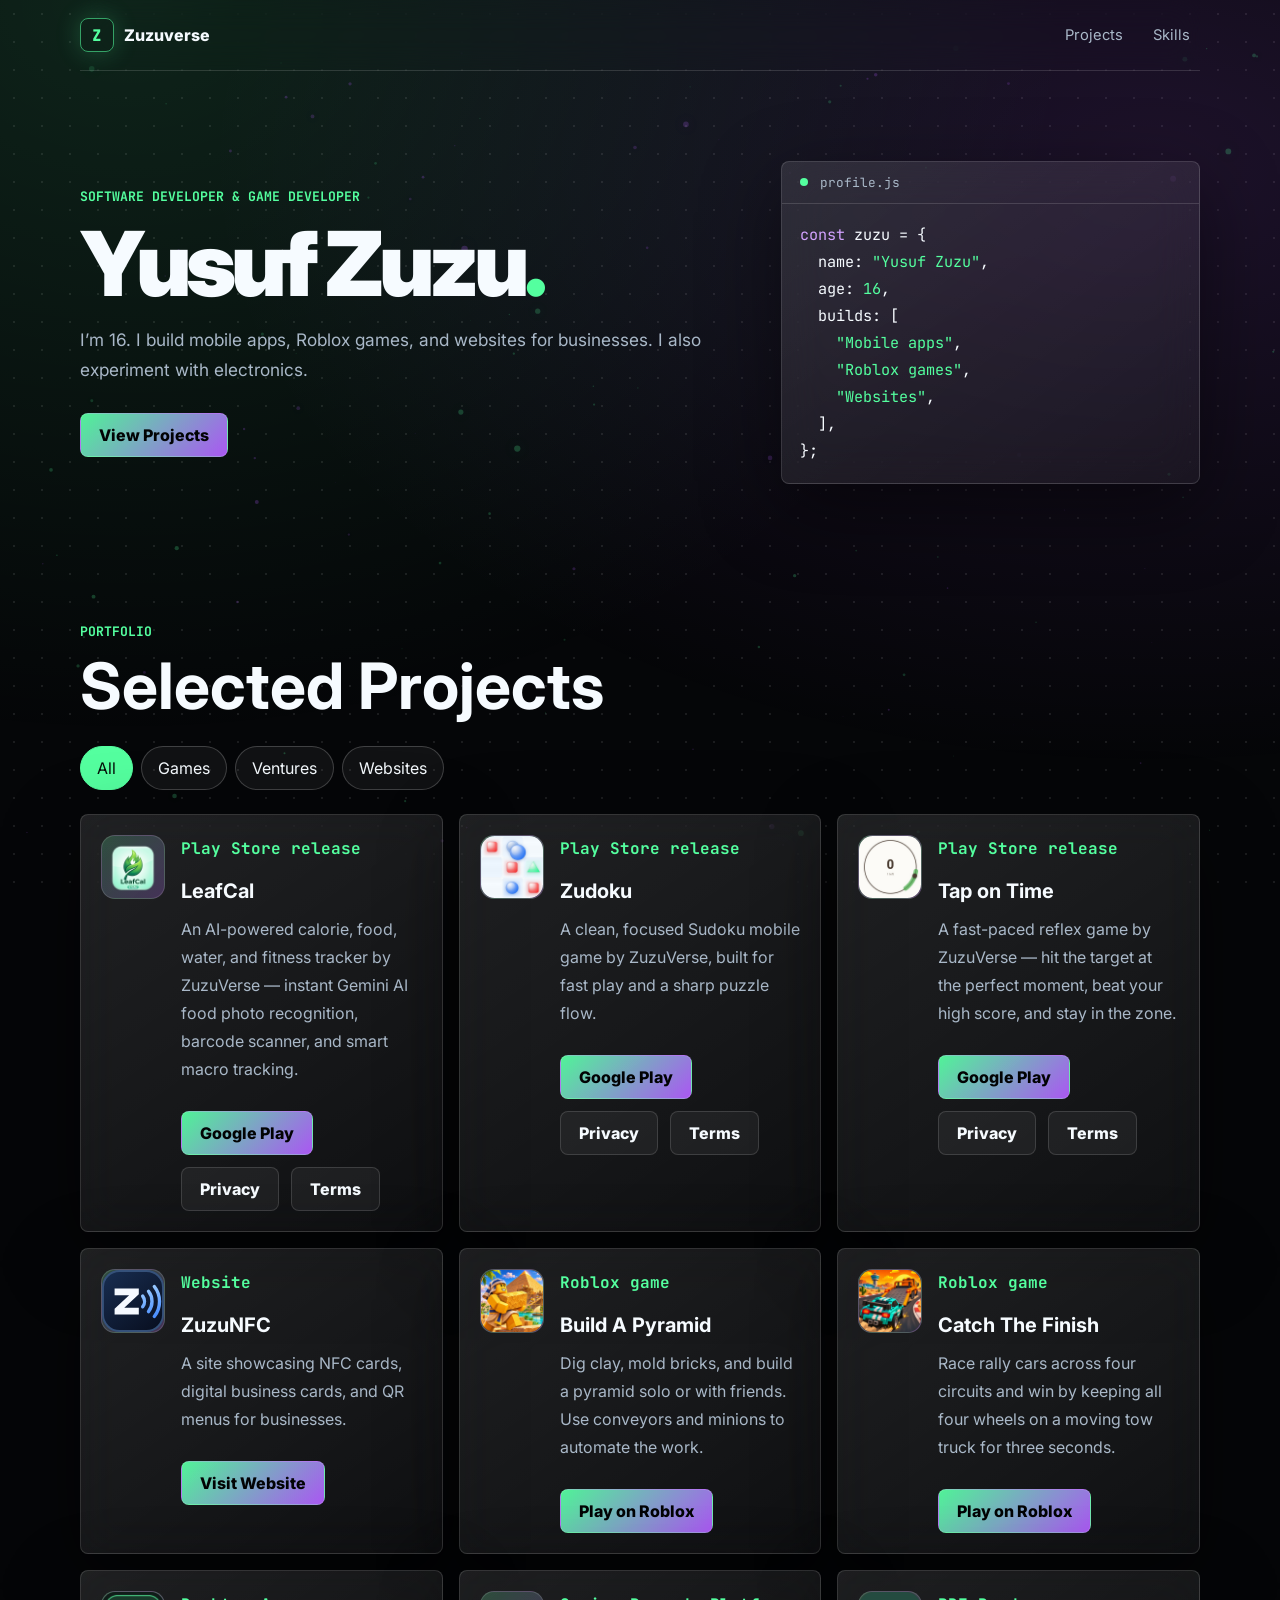
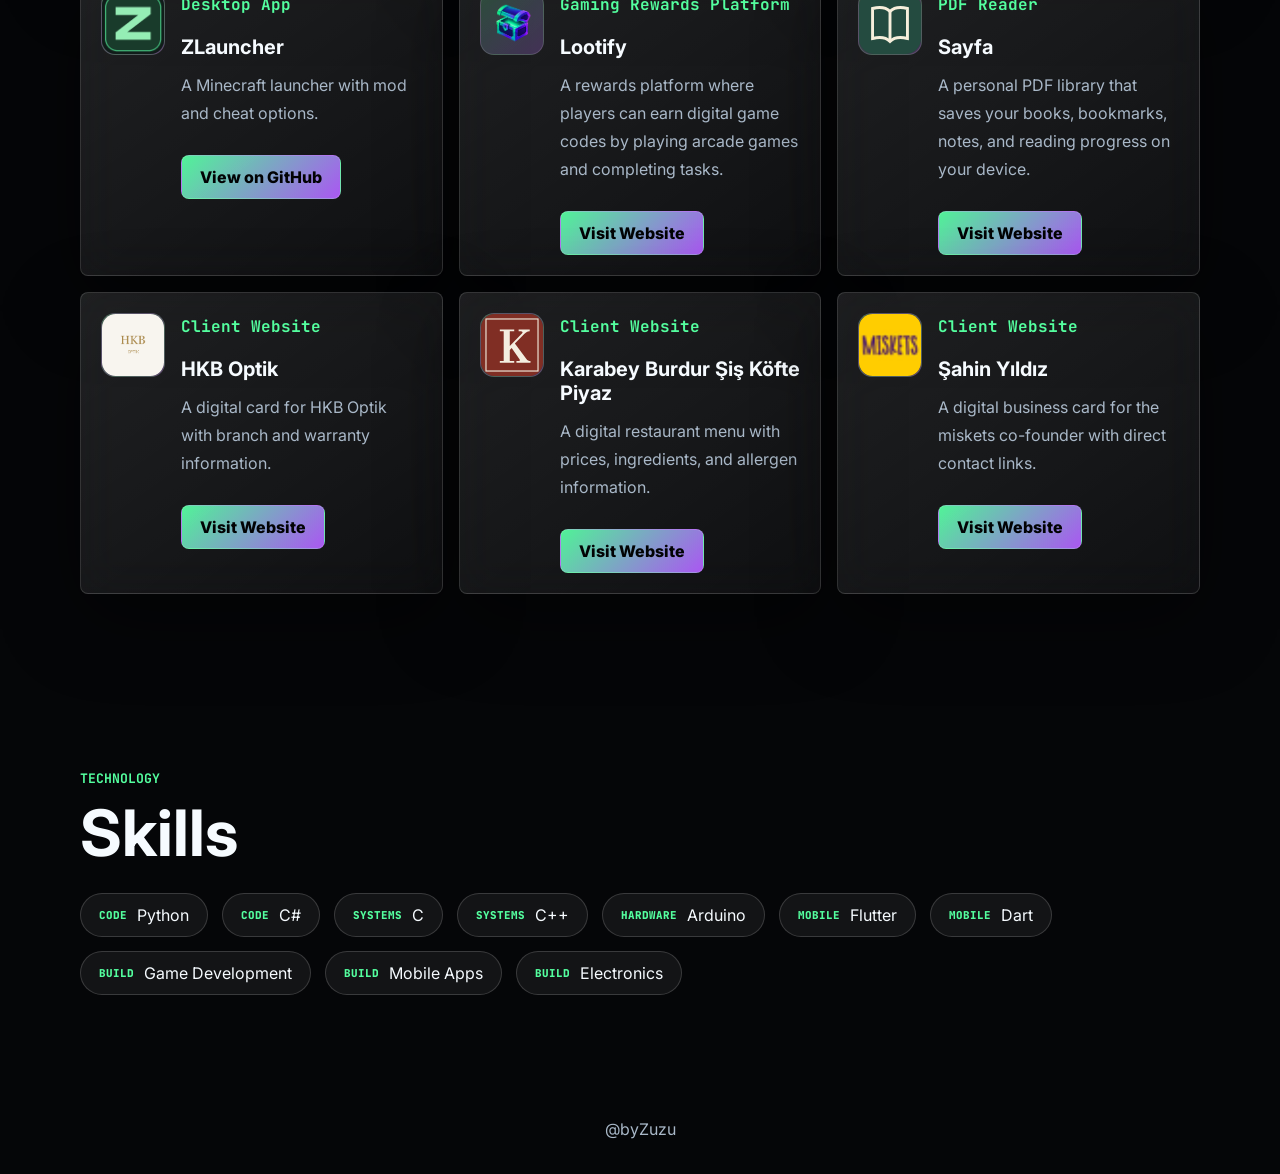
<file: index.html>
<!DOCTYPE html>
<html lang="en">
<head>
  <meta charset="UTF-8">
  <meta name="viewport" content="width=device-width, initial-scale=1.0">
  <meta name="description" content="Yusuf Zuzu - Software Developer & Game Developer portfolio.">
  <title>Zuzu | Software & Game Developer</title>
  <link rel="preconnect" href="https://fonts.googleapis.com">
  <link rel="preconnect" href="https://fonts.gstatic.com" crossorigin>
  <link href="https://fonts.googleapis.com/css2?family=Inter:wght@400;500;600;700;800;900&family=JetBrains+Mono:wght@400;600;700&display=swap" rel="stylesheet">
  <link rel="stylesheet" href="style.css">
</head>
<body>
  <canvas id="starfield" aria-hidden="true"></canvas>
  <div class="noise-layer" aria-hidden="true"></div>

  <header class="site-header">
    <a class="brand" href="#top" aria-label="Zuzu homepage" data-tr-label="Zuzu ana sayfa">
      <span class="brand-mark">Z</span>
      <span>Zuzuverse</span>
    </a>
    <nav aria-label="Main navigation" data-tr-label="Ana menü">
      <a href="#projects" data-tr="Projeler">Projects</a>
      <a href="#skills" data-tr="Yetkinlikler">Skills</a>
    </nav>
  </header>

  <main id="top">
    <section class="hero section-shell">
      <div class="hero-copy">
        <p class="eyebrow" data-tr="Yazılım ve Oyun Geliştiricisi">Software Developer & Game Developer</p>
        <h1>Yusuf Zuzu<span class="hero-period">.</span></h1>
        <p class="hero-text" data-tr="16 yaşındayım. Merak ettiğim fikirleri kodla hayata geçiriyorum. Mobil uygulamalar ve Roblox oyunları geliştiriyor, işletmeler için web siteleri yapıyor ve elektronikle uğraşıyorum.">I’m 16. I build mobile apps, Roblox games, and websites for businesses. I also experiment with electronics.</p>
        <div class="hero-actions">
          <a class="button primary" href="#projects" data-tr="Projeleri Gör">View Projects</a>
        </div>
      </div>

      <div class="profile-panel glass-card" aria-hidden="true">
        <div class="profile-bar">
          <span class="profile-dot"></span>
          <span>profile.js</span>
        </div>
        <pre><code><span class="code-keyword">const</span> zuzu = {
  name: <span class="code-value">"Yusuf Zuzu"</span>,
  age: <span class="code-value">16</span>,
  builds: [
    <span class="code-value" data-tr="&quot;Mobil uygulamalar&quot;">"Mobile apps"</span>,
    <span class="code-value" data-tr="&quot;Roblox oyunları&quot;">"Roblox games"</span>,
    <span class="code-value" data-tr="&quot;Web siteleri&quot;">"Websites"</span>,
  ],
};</code></pre>
      </div>
    </section>

    <section id="projects" class="section-shell">
      <div class="section-heading">
        <p class="eyebrow" data-tr="Portföy">Portfolio</p>
        <h2 data-tr="Seçili Projeler">Selected Projects</h2>
      </div>
      <div class="project-filters" hidden>
        <div class="filter-row" role="group" aria-label="Project categories" data-tr-label="Proje kategorileri">
          <button type="button" class="filter-button" data-filter="all" aria-pressed="true" data-tr="Tümü">All</button>
          <button type="button" class="filter-button" data-filter="games" aria-pressed="false" data-tr="Oyunlar">Games</button>
          <button type="button" class="filter-button" data-filter="startup" aria-pressed="false" data-tr="Girişimler">Ventures</button>
          <button type="button" class="filter-button" data-filter="website" aria-pressed="false" data-tr="Web Siteleri">Websites</button>
        </div>
        <div class="filter-row game-filters" role="group" aria-label="Game platforms" data-tr-label="Oyun platformları" hidden>
          <button type="button" class="filter-button" data-filter="mobile" aria-pressed="false" data-tr="Mobil">Mobile</button>
          <button type="button" class="filter-button" data-filter="roblox" aria-pressed="false" data-tr="Roblox">Roblox</button>
        </div>
      </div>
      <div class="projects-grid">
        <article class="project-card glass-card" data-category="startup">
          <div class="project-logo">
            <img src="assets/leafcal_logo.png" alt="" onerror="this.classList.add('missing-logo')" />
            <span aria-hidden="true">L</span>
          </div>
          <div class="project-content">
            <p class="project-kicker" data-tr="Google Play uygulaması">Play Store release</p>
            <h3>LeafCal</h3>
            <p data-tr="Gemini ile yemek fotoğraflarını tanıyan, barkod okutan ve kalori, makro, su ile egzersiz takibi sunan mobil uygulama.">An AI-powered calorie, food, water, and fitness tracker by ZuzuVerse — instant Gemini AI food photo recognition, barcode scanner, and smart macro tracking.</p>
            <div class="project-actions">
              <a class="button primary" href="https://play.google.com/store/apps/details?id=com.zz.leafcal" target="_blank" rel="noopener noreferrer">Google Play</a>
              <a class="button ghost" href="leafcal/privacy.html" data-tr="Gizlilik">Privacy</a>
              <a class="button ghost" href="leafcal/terms.html" data-tr="Kullanım Koşulları">Terms</a>
            </div>
          </div>
        </article>

        <article class="project-card glass-card" data-category="mobile">
          <div class="project-logo">
            <img src="assets/zudoku_logo.png" alt="" onerror="this.classList.add('missing-logo')" />
            <span aria-hidden="true">Z</span>
          </div>
          <div class="project-content">
            <p class="project-kicker" data-tr="Google Play uygulaması">Play Store release</p>
            <h3>Zudoku</h3>
            <p data-tr="Hızlı ve sade bir bulmaca deneyimi sunan mobil Sudoku oyunu.">A clean, focused Sudoku mobile game by ZuzuVerse, built for fast play and a sharp puzzle flow.</p>
            <div class="project-actions">
              <a class="button primary" href="https://play.google.com/store/apps/details?id=com.zz.zudoku" target="_blank" rel="noopener noreferrer">Google Play</a>
              <a class="button ghost" href="zudoku/privacy.html" data-tr="Gizlilik">Privacy</a>
              <a class="button ghost" href="zudoku/terms.html" data-tr="Kullanım Koşulları">Terms</a>
            </div>
          </div>
        </article>

        <article class="project-card glass-card" data-category="mobile">
          <div class="project-logo">
            <img src="assets/tapontime_logo.png" alt="" onerror="this.classList.add('missing-logo')" />
            <span aria-hidden="true">T</span>
          </div>
          <div class="project-content">
            <p class="project-kicker" data-tr="Google Play uygulaması">Play Store release</p>
            <h3>Tap on Time</h3>
            <p data-tr="Hedefi doğru anda vurarak kendi rekorunu geçmeye çalıştığın hızlı bir refleks oyunu.">A fast-paced reflex game by ZuzuVerse — hit the target at the perfect moment, beat your high score, and stay in the zone.</p>
            <div class="project-actions">
              <a class="button primary" href="https://play.google.com/store/apps/details?id=com.zz.tapontime" target="_blank" rel="noopener noreferrer">Google Play</a>
              <a class="button ghost" href="tapontime/privacy.html" data-tr="Gizlilik">Privacy</a>
              <a class="button ghost" href="tapontime/terms.html" data-tr="Kullanım Koşulları">Terms</a>
            </div>
          </div>
        </article>

        <article class="project-card glass-card" data-category="startup website">
          <div class="project-logo">
            <img src="assets/zuzunfc_icon.svg" alt="" onerror="this.classList.add('missing-logo')" />
            <span aria-hidden="true">Z</span>
          </div>
          <div class="project-content">
            <p class="project-kicker" data-tr="Web Sitesi">Website</p>
            <h3>ZuzuNFC</h3>
            <p data-tr="İşletmelere NFC kart, dijital kartvizit ve QR menü çözümleri sunan girişim.">A site showcasing NFC cards, digital business cards, and QR menus for businesses.</p>
            <div class="project-actions">
              <a class="button primary" href="https://zuzunfc.com" target="_blank" rel="noopener noreferrer" data-tr="Siteyi Aç">Visit Website</a>
            </div>
          </div>
        </article>

        <article class="project-card glass-card" data-category="roblox">
          <div class="project-logo">
            <img src="assets/build_a_pyramid_icon.png" alt="" onerror="this.classList.add('missing-logo')" />
            <span aria-hidden="true">B</span>
          </div>
          <div class="project-content">
            <p class="project-kicker" data-tr="Roblox Oyunu">Roblox game</p>
            <h3>Build A Pyramid</h3>
            <p data-tr="Kil çıkar, tuğla üret ve tek başına ya da arkadaşlarınla piramit inşa et. Konveyörler ve yardımcılarla işi otomatikleştir.">Dig clay, mold bricks, and build a pyramid solo or with friends. Use conveyors and minions to automate the work.</p>
            <div class="project-actions">
              <a class="button primary" href="https://www.roblox.com/games/80083313267417/Build-A-Pyramid" target="_blank" rel="noopener noreferrer" data-tr="Roblox’ta Oyna">Play on Roblox</a>
            </div>
          </div>
        </article>

        <article class="project-card glass-card" data-category="roblox">
          <div class="project-logo">
            <img src="assets/catch_the_finish_icon.png" alt="" onerror="this.classList.add('missing-logo')" />
            <span aria-hidden="true">C</span>
          </div>
          <div class="project-content">
            <p class="project-kicker" data-tr="Roblox Oyunu">Roblox game</p>
            <h3>Catch The Finish</h3>
            <p data-tr="Dört pistte ralli arabalarıyla yarış. Kazanmak için dört tekeri hareketli çekicinin üzerinde üç saniye tut.">Race rally cars across four circuits and win by keeping all four wheels on a moving tow truck for three seconds.</p>
            <div class="project-actions">
              <a class="button primary" href="https://www.roblox.com/games/85800489082588/Catch-The-Finish" target="_blank" rel="noopener noreferrer" data-tr="Roblox’ta Oyna">Play on Roblox</a>
            </div>
          </div>
        </article>

        <article class="project-card glass-card" data-category="startup">
          <div class="project-logo">
            <img src="assets/zlauncher_logo.png" alt="" onerror="this.classList.add('missing-logo')" />
            <span aria-hidden="true">Z</span>
          </div>
          <div class="project-content">
            <p class="project-kicker" data-tr="Masaüstü Uygulaması">Desktop App</p>
            <h3>ZLauncher</h3>
            <p data-tr="Mod ve hile seçenekleri sunan bir Minecraft başlatıcısı.">A Minecraft launcher with mod and cheat options.</p>
            <div class="project-actions">
              <a class="button primary" href="https://github.com/ZuzuLletto/zlauncher-releases" target="_blank" rel="noopener noreferrer" data-tr="GitHub’da Aç">View on GitHub</a>
            </div>
          </div>
        </article>

        <article class="project-card glass-card" data-category="startup website">
          <div class="project-logo">
            <img src="assets/lootify_logo.png" alt="" onerror="this.classList.add('missing-logo')" />
            <span aria-hidden="true">L</span>
          </div>
          <div class="project-content">
            <p class="project-kicker" data-tr="Oyun Ödül Platformu">Gaming Rewards Platform</p>
            <h3>Lootify</h3>
            <p data-tr="Arcade oyunları oynayarak ve görevleri tamamlayarak oyunlar için dijital E-PIN kodları kazanabileceğin ödül platformu.">A rewards platform where players can earn digital game codes by playing arcade games and completing tasks.</p>
            <div class="project-actions">
              <a class="button primary" href="https://playlootify.com/" target="_blank" rel="noopener noreferrer" data-tr="Siteyi Aç">Visit Website</a>
            </div>
          </div>
        </article>

        <article class="project-card glass-card" data-category="website">
          <div class="project-logo">
            <img src="assets/sayfa_icon.svg" alt="" onerror="this.classList.add('missing-logo')" />
            <span aria-hidden="true">S</span>
          </div>
          <div class="project-content">
            <p class="project-kicker" data-tr="PDF Okuyucu">PDF Reader</p>
            <h3>Sayfa</h3>
            <p data-tr="Kitaplarını, ayraçlarını, notlarını ve okuma ilerlemeni cihazında saklayan kişisel PDF kitaplığı.">A personal PDF library that saves your books, bookmarks, notes, and reading progress on your device.</p>
            <div class="project-actions">
              <a class="button primary" href="https://pdf-kitap-okuma-sitesi.pages.dev/" target="_blank" rel="noopener noreferrer" data-tr="Siteyi Aç">Visit Website</a>
            </div>
          </div>
        </article>

        <article class="project-card glass-card" data-category="website">
          <div class="project-logo">
            <img src="assets/hkboptik_icon.png" alt="" onerror="this.classList.add('missing-logo')" />
            <span aria-hidden="true">HO</span>
          </div>
          <div class="project-content">
            <p class="project-kicker" data-tr="Müşteri Sitesi">Client Website</p>
            <h3>HKB Optik</h3>
            <p data-tr="HKB Optik’in şube ve garanti bilgilerini sunan dijital kartı.">A digital card for HKB Optik with branch and warranty information.</p>
            <div class="project-actions">
              <a class="button primary" href="https://hkboptik.xyz" target="_blank" rel="noopener noreferrer" data-tr="Siteyi Aç">Visit Website</a>
            </div>
          </div>
        </article>

        <article class="project-card glass-card" data-category="website">
          <div class="project-logo">
            <img src="assets/karabey_icon.svg" alt="" onerror="this.classList.add('missing-logo')" />
            <span aria-hidden="true">KB</span>
          </div>
          <div class="project-content">
            <p class="project-kicker" data-tr="Müşteri Sitesi">Client Website</p>
            <h3>Karabey Burdur Şiş Köfte Piyaz</h3>
            <p data-tr="Fiyatları, içerikleri ve alerjen bilgilerini gösteren dijital restoran menüsü.">A digital restaurant menu with prices, ingredients, and allergen information.</p>
            <div class="project-actions">
              <a class="button primary" href="https://karabey.zuzunfc.com" target="_blank" rel="noopener noreferrer" data-tr="Siteyi Aç">Visit Website</a>
            </div>
          </div>
        </article>

        <article class="project-card glass-card" data-category="website">
          <div class="project-logo">
            <img src="assets/sahinyildiz_icon.png" alt="" onerror="this.classList.add('missing-logo')" />
            <span aria-hidden="true">ŞY</span>
          </div>
          <div class="project-content">
            <p class="project-kicker" data-tr="Müşteri Sitesi">Client Website</p>
            <h3>Şahin Yıldız</h3>
            <p data-tr="miskets kurucu ortağı için doğrudan iletişim bağlantıları içeren dijital kartvizit.">A digital business card for the miskets co-founder with direct contact links.</p>
            <div class="project-actions">
              <a class="button primary" href="https://sahinyildiz.zuzunfc.com" target="_blank" rel="noopener noreferrer" data-tr="Siteyi Aç">Visit Website</a>
            </div>
          </div>
        </article>
      </div>
    </section>

    <section id="skills" class="section-shell">
      <div class="section-heading">
        <p class="eyebrow" data-tr="Teknolojiler">Technology</p>
        <h2 data-tr="Yetkinlikler">Skills</h2>
      </div>
      <ul class="tag-cloud" aria-label="Skills" data-tr-label="Yetkinlikler">
        <li class="skill-tag core"><span data-tr="Kod">Code</span> Python</li>
        <li class="skill-tag core"><span data-tr="Kod">Code</span> C#</li>
        <li class="skill-tag systems"><span data-tr="Sistem">Systems</span> C</li>
        <li class="skill-tag systems"><span data-tr="Sistem">Systems</span> C++</li>
        <li class="skill-tag hardware"><span data-tr="Donanım">Hardware</span> Arduino</li>
        <li class="skill-tag mobile"><span data-tr="Mobil">Mobile</span> Flutter</li>
        <li class="skill-tag mobile"><span data-tr="Mobil">Mobile</span> Dart</li>
        <li class="skill-tag creative"><span data-tr="Proje">Build</span> <span class="skill-name" data-tr="Oyun Geliştirme">Game Development</span></li>
        <li class="skill-tag creative"><span data-tr="Proje">Build</span> <span class="skill-name" data-tr="Mobil Uygulamalar">Mobile Apps</span></li>
        <li class="skill-tag hardware"><span data-tr="Proje">Build</span> <span class="skill-name" data-tr="Elektronik">Electronics</span></li>
      </ul>
    </section>

  </main>

  <footer class="site-footer">
    <span>@byZuzu</span>
  </footer>

  <script src="script.js"></script>
</body>
</html>
</file>
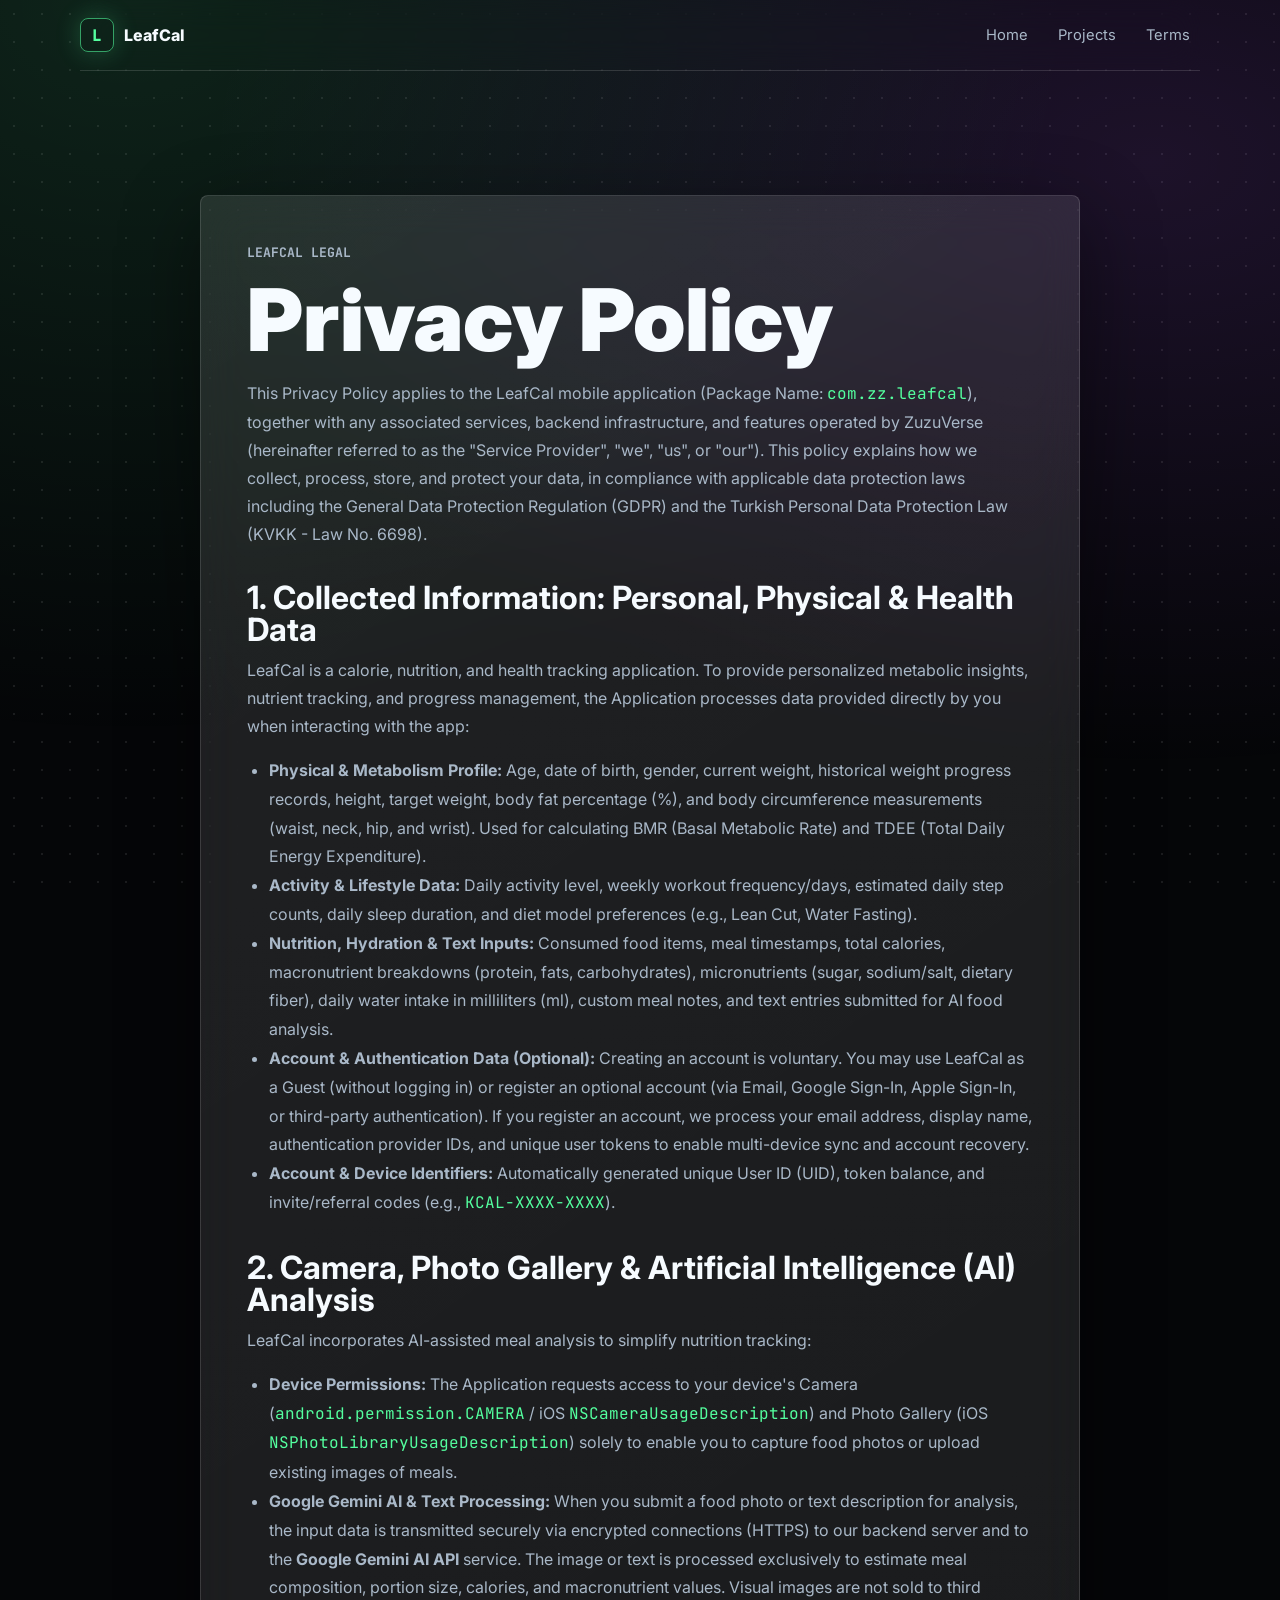
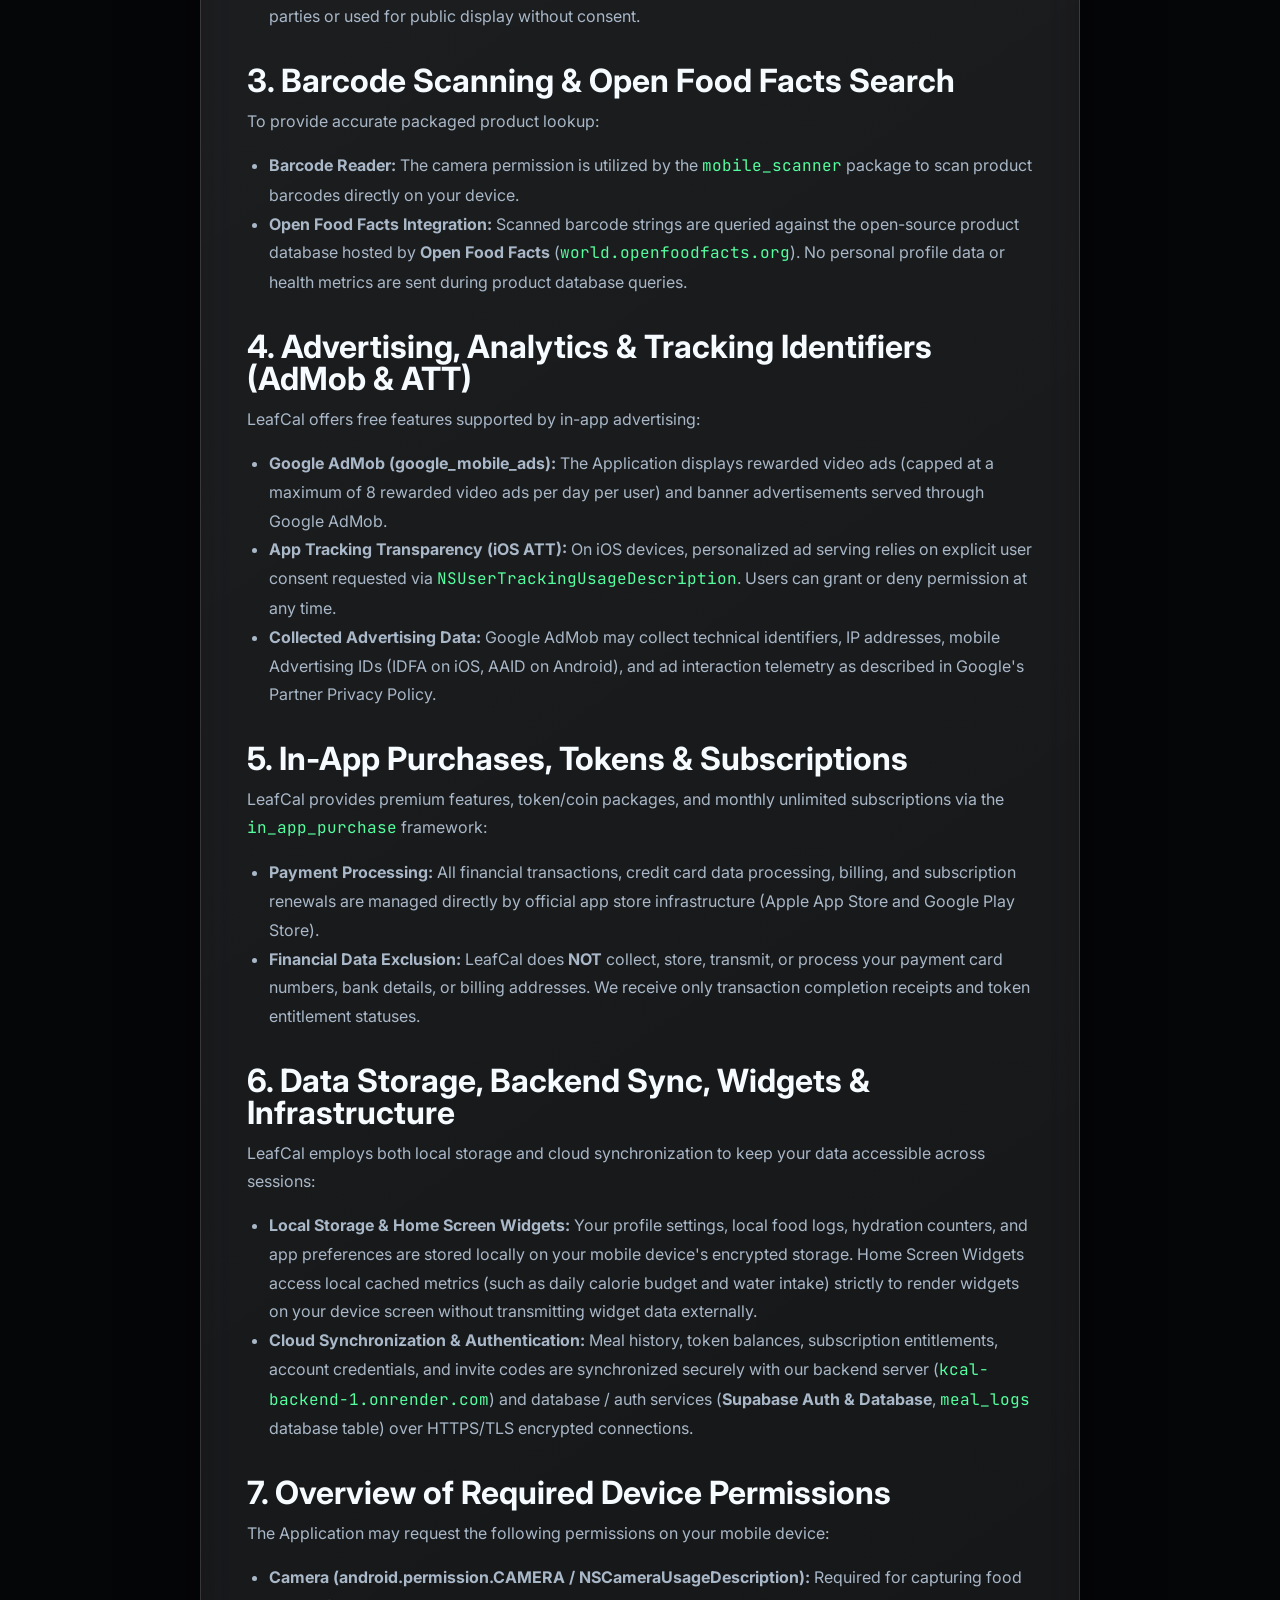
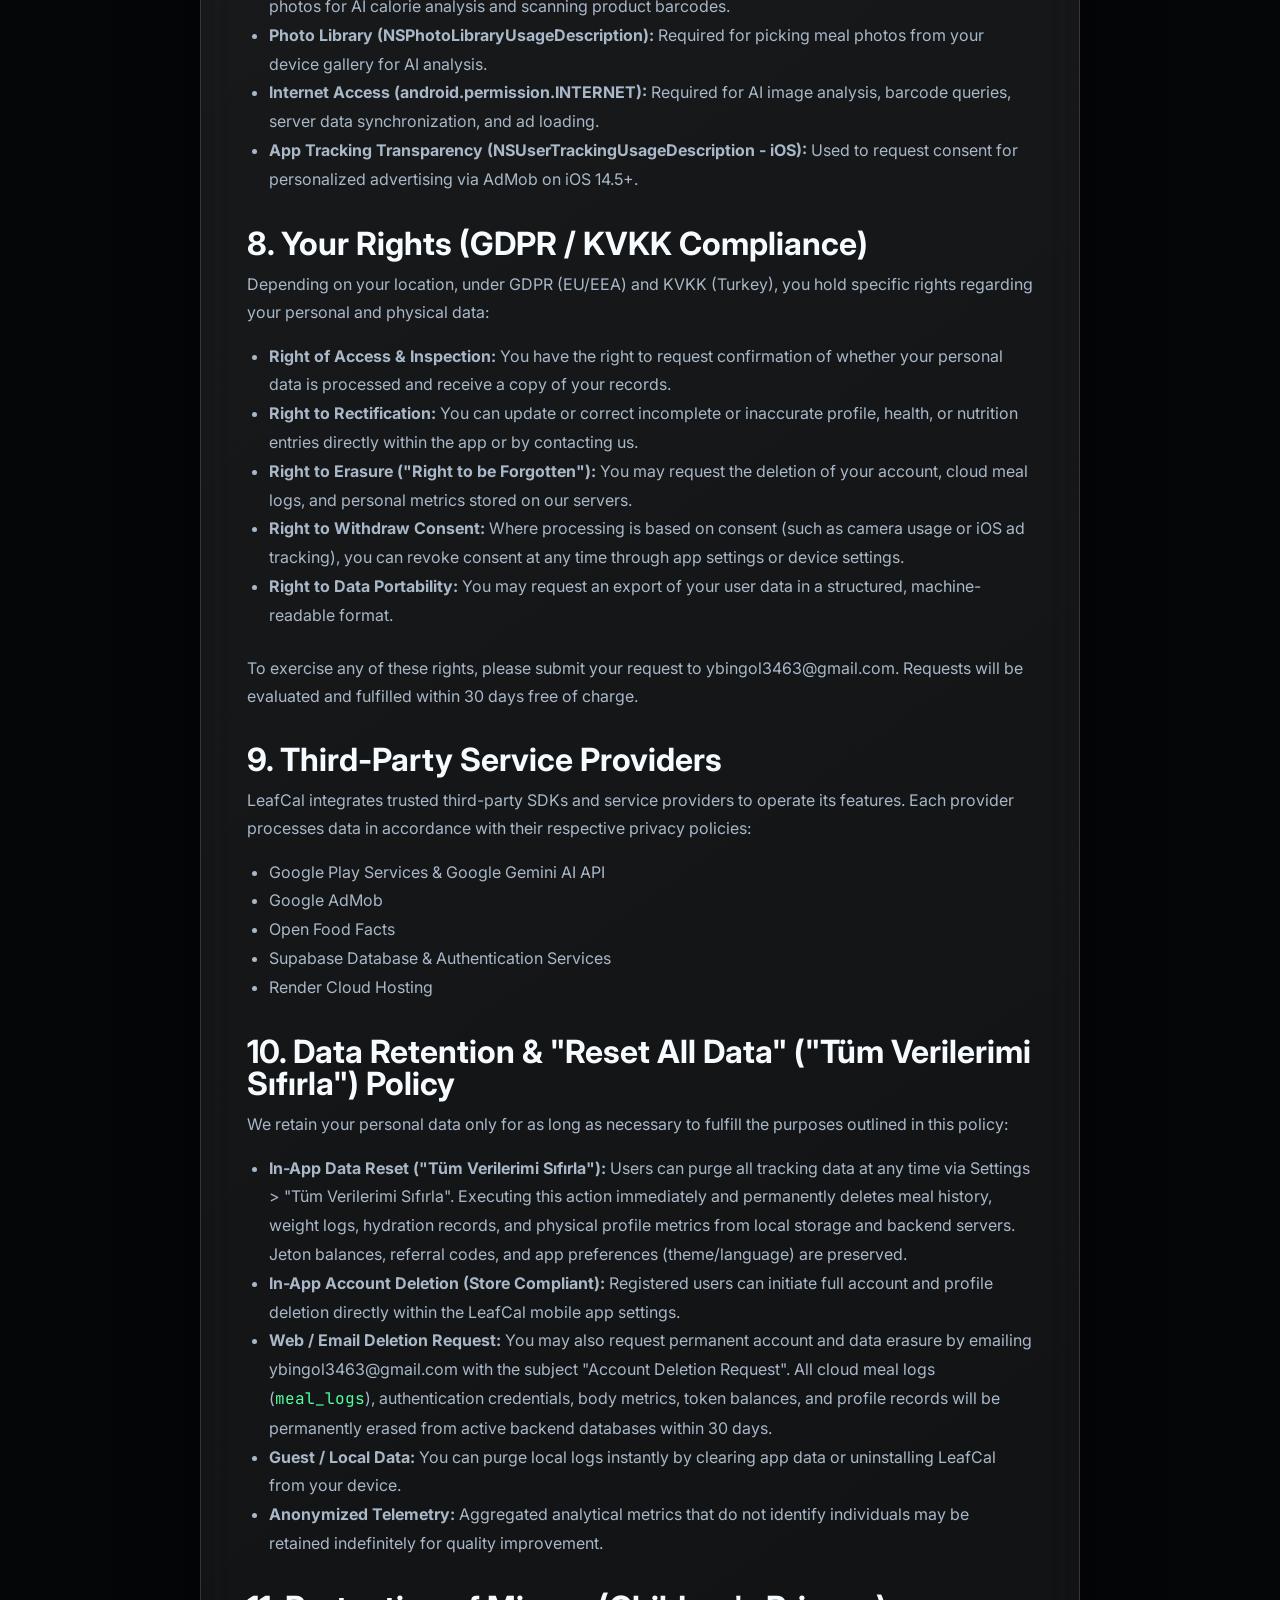
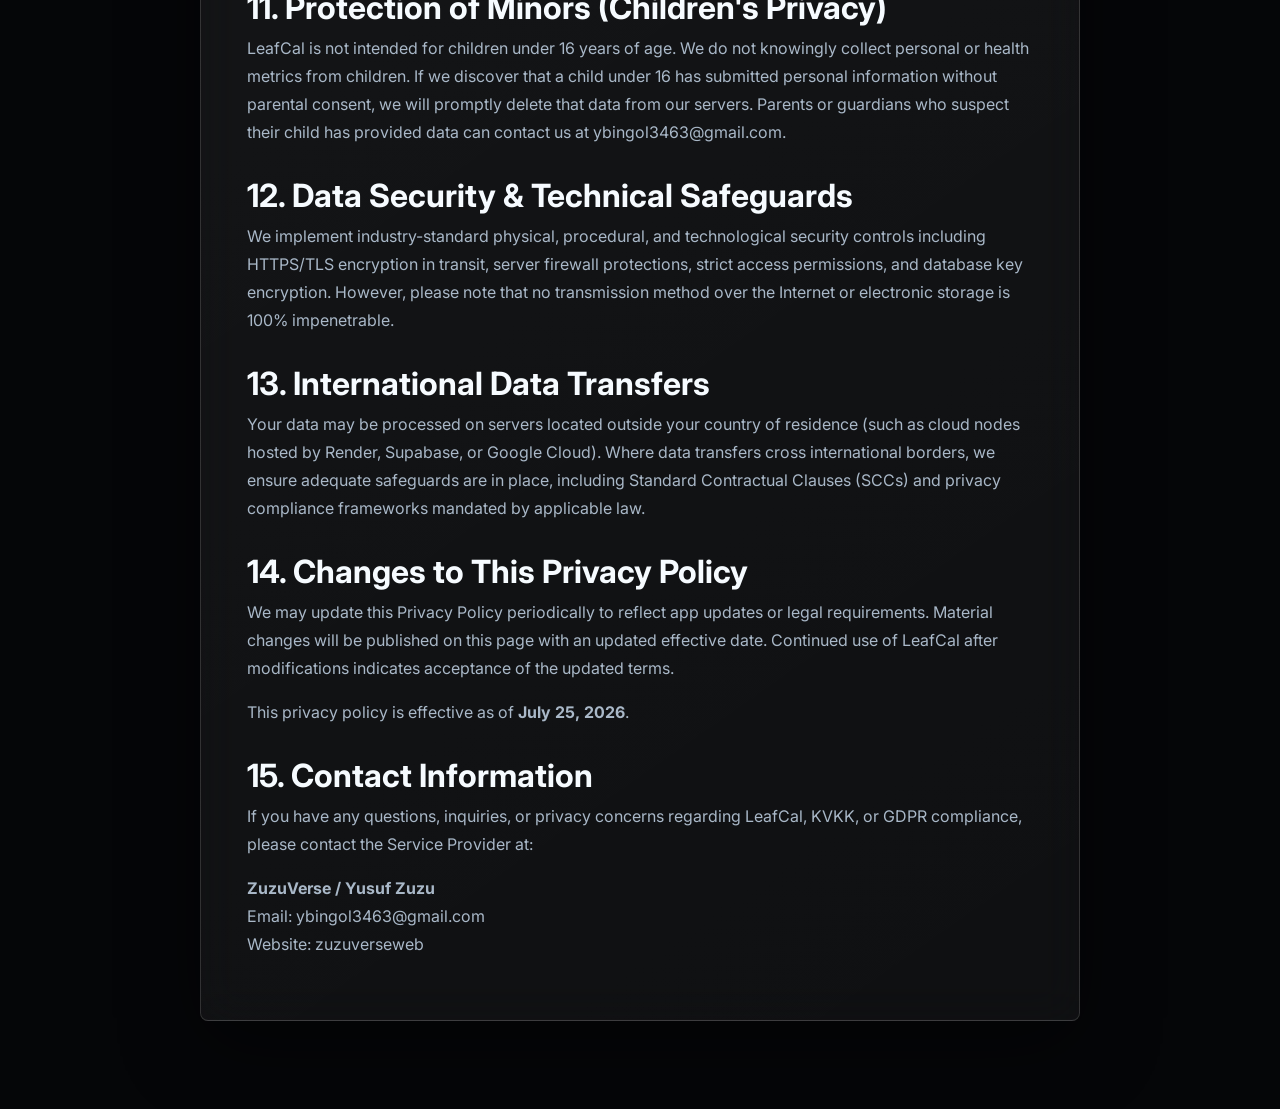
<file: leafcal/privacy.html>
<!DOCTYPE html>
<html lang="en">
<head>
  <meta charset="UTF-8">
  <meta name="viewport" content="width=device-width, initial-scale=1.0">
  <meta name="description" content="LeafCal Privacy Policy - Health, Fitness & Calorie Tracker (KVKK & GDPR Compliant)">
  <title>LeafCal Privacy Policy</title>
  <link rel="preconnect" href="https://fonts.googleapis.com">
  <link rel="preconnect" href="https://fonts.gstatic.com" crossorigin>
  <link href="https://fonts.googleapis.com/css2?family=Inter:wght@400;600;800&family=JetBrains+Mono:wght@500;700&display=swap" rel="stylesheet">
  <link rel="stylesheet" href="../style.css">
</head>
<body class="privacy-page">
  <canvas id="starfield" aria-hidden="true"></canvas>
  <div class="noise-layer" aria-hidden="true"></div>
  <div class="cursor-glow" aria-hidden="true"></div>

  <header class="site-header">
    <a class="brand" href="../index.html">
      <span class="brand-mark">L</span>
      <span>LeafCal</span>
    </a>
    <nav aria-label="Legal navigation">
      <a href="../index.html">Home</a>
      <a href="../index.html#projects">Projects</a>
      <a href="terms.html">Terms</a>
    </nav>
  </header>

  <main class="section-shell">
    <article class="glass-card privacy-card">
      <p class="eyebrow">LeafCal Legal</p>
      <h1>Privacy Policy</h1>
      <p>This Privacy Policy applies to the LeafCal mobile application (Package Name: <code>com.zz.leafcal</code>), together with any associated services, backend infrastructure, and features operated by ZuzuVerse (hereinafter referred to as the "Service Provider", "we", "us", or "our"). This policy explains how we collect, process, store, and protect your data, in compliance with applicable data protection laws including the General Data Protection Regulation (GDPR) and the Turkish Personal Data Protection Law (KVKK - Law No. 6698).</p>

      <h2>1. Collected Information: Personal, Physical & Health Data</h2>
      <p>LeafCal is a calorie, nutrition, and health tracking application. To provide personalized metabolic insights, nutrient tracking, and progress management, the Application processes data provided directly by you when interacting with the app:</p>
      <ul>
        <li><strong>Physical & Metabolism Profile:</strong> Age, date of birth, gender, current weight, historical weight progress records, height, target weight, body fat percentage (%), and body circumference measurements (waist, neck, hip, and wrist). Used for calculating BMR (Basal Metabolic Rate) and TDEE (Total Daily Energy Expenditure).</li>
        <li><strong>Activity & Lifestyle Data:</strong> Daily activity level, weekly workout frequency/days, estimated daily step counts, daily sleep duration, and diet model preferences (e.g., Lean Cut, Water Fasting).</li>
        <li><strong>Nutrition, Hydration & Text Inputs:</strong> Consumed food items, meal timestamps, total calories, macronutrient breakdowns (protein, fats, carbohydrates), micronutrients (sugar, sodium/salt, dietary fiber), daily water intake in milliliters (ml), custom meal notes, and text entries submitted for AI food analysis.</li>
        <li><strong>Account & Authentication Data (Optional):</strong> Creating an account is voluntary. You may use LeafCal as a Guest (without logging in) or register an optional account (via Email, Google Sign-In, Apple Sign-In, or third-party authentication). If you register an account, we process your email address, display name, authentication provider IDs, and unique user tokens to enable multi-device sync and account recovery.</li>
        <li><strong>Account & Device Identifiers:</strong> Automatically generated unique User ID (UID), token balance, and invite/referral codes (e.g., <code>KCAL-XXXX-XXXX</code>).</li>
      </ul>

      <h2>2. Camera, Photo Gallery & Artificial Intelligence (AI) Analysis</h2>
      <p>LeafCal incorporates AI-assisted meal analysis to simplify nutrition tracking:</p>
      <ul>
        <li><strong>Device Permissions:</strong> The Application requests access to your device's Camera (<code>android.permission.CAMERA</code> / iOS <code>NSCameraUsageDescription</code>) and Photo Gallery (iOS <code>NSPhotoLibraryUsageDescription</code>) solely to enable you to capture food photos or upload existing images of meals.</li>
        <li><strong>Google Gemini AI & Text Processing:</strong> When you submit a food photo or text description for analysis, the input data is transmitted securely via encrypted connections (HTTPS) to our backend server and to the <strong>Google Gemini AI API</strong> service. The image or text is processed exclusively to estimate meal composition, portion size, calories, and macronutrient values. Visual images are not sold to third parties or used for public display without consent.</li>
      </ul>

      <h2>3. Barcode Scanning & Open Food Facts Search</h2>
      <p>To provide accurate packaged product lookup:</p>
      <ul>
        <li><strong>Barcode Reader:</strong> The camera permission is utilized by the <code>mobile_scanner</code> package to scan product barcodes directly on your device.</li>
        <li><strong>Open Food Facts Integration:</strong> Scanned barcode strings are queried against the open-source product database hosted by <strong>Open Food Facts</strong> (<code>world.openfoodfacts.org</code>). No personal profile data or health metrics are sent during product database queries.</li>
      </ul>

      <h2>4. Advertising, Analytics & Tracking Identifiers (AdMob & ATT)</h2>
      <p>LeafCal offers free features supported by in-app advertising:</p>
      <ul>
        <li><strong>Google AdMob (google_mobile_ads):</strong> The Application displays rewarded video ads (capped at a maximum of 8 rewarded video ads per day per user) and banner advertisements served through Google AdMob.</li>
        <li><strong>App Tracking Transparency (iOS ATT):</strong> On iOS devices, personalized ad serving relies on explicit user consent requested via <code>NSUserTrackingUsageDescription</code>. Users can grant or deny permission at any time.</li>
        <li><strong>Collected Advertising Data:</strong> Google AdMob may collect technical identifiers, IP addresses, mobile Advertising IDs (IDFA on iOS, AAID on Android), and ad interaction telemetry as described in <a href="https://policies.google.com/technologies/partner-sites" target="_blank" rel="noopener noreferrer">Google's Partner Privacy Policy</a>.</li>
      </ul>

      <h2>5. In-App Purchases, Tokens & Subscriptions</h2>
      <p>LeafCal provides premium features, token/coin packages, and monthly unlimited subscriptions via the <code>in_app_purchase</code> framework:</p>
      <ul>
        <li><strong>Payment Processing:</strong> All financial transactions, credit card data processing, billing, and subscription renewals are managed directly by official app store infrastructure (Apple App Store and Google Play Store).</li>
        <li><strong>Financial Data Exclusion:</strong> LeafCal does <strong>NOT</strong> collect, store, transmit, or process your payment card numbers, bank details, or billing addresses. We receive only transaction completion receipts and token entitlement statuses.</li>
      </ul>

      <h2>6. Data Storage, Backend Sync, Widgets & Infrastructure</h2>
      <p>LeafCal employs both local storage and cloud synchronization to keep your data accessible across sessions:</p>
      <ul>
        <li><strong>Local Storage & Home Screen Widgets:</strong> Your profile settings, local food logs, hydration counters, and app preferences are stored locally on your mobile device's encrypted storage. Home Screen Widgets access local cached metrics (such as daily calorie budget and water intake) strictly to render widgets on your device screen without transmitting widget data externally.</li>
        <li><strong>Cloud Synchronization & Authentication:</strong> Meal history, token balances, subscription entitlements, account credentials, and invite codes are synchronized securely with our backend server (<code>kcal-backend-1.onrender.com</code>) and database / auth services (<strong>Supabase Auth & Database</strong>, <code>meal_logs</code> database table) over HTTPS/TLS encrypted connections.</li>
      </ul>

      <h2>7. Overview of Required Device Permissions</h2>
      <p>The Application may request the following permissions on your mobile device:</p>
      <ul>
        <li><strong>Camera (android.permission.CAMERA / NSCameraUsageDescription):</strong> Required for capturing food photos for AI calorie analysis and scanning product barcodes.</li>
        <li><strong>Photo Library (NSPhotoLibraryUsageDescription):</strong> Required for picking meal photos from your device gallery for AI analysis.</li>
        <li><strong>Internet Access (android.permission.INTERNET):</strong> Required for AI image analysis, barcode queries, server data synchronization, and ad loading.</li>
        <li><strong>App Tracking Transparency (NSUserTrackingUsageDescription - iOS):</strong> Used to request consent for personalized advertising via AdMob on iOS 14.5+.</li>
      </ul>

      <h2>8. Your Rights (GDPR / KVKK Compliance)</h2>
      <p>Depending on your location, under GDPR (EU/EEA) and KVKK (Turkey), you hold specific rights regarding your personal and physical data:</p>
      <ul>
        <li><strong>Right of Access & Inspection:</strong> You have the right to request confirmation of whether your personal data is processed and receive a copy of your records.</li>
        <li><strong>Right to Rectification:</strong> You can update or correct incomplete or inaccurate profile, health, or nutrition entries directly within the app or by contacting us.</li>
        <li><strong>Right to Erasure ("Right to be Forgotten"):</strong> You may request the deletion of your account, cloud meal logs, and personal metrics stored on our servers.</li>
        <li><strong>Right to Withdraw Consent:</strong> Where processing is based on consent (such as camera usage or iOS ad tracking), you can revoke consent at any time through app settings or device settings.</li>
        <li><strong>Right to Data Portability:</strong> You may request an export of your user data in a structured, machine-readable format.</li>
      </ul>
      <p>To exercise any of these rights, please submit your request to <a href="mailto:ybingol3463@gmail.com">ybingol3463@gmail.com</a>. Requests will be evaluated and fulfilled within 30 days free of charge.</p>

      <h2>9. Third-Party Service Providers</h2>
      <p>LeafCal integrates trusted third-party SDKs and service providers to operate its features. Each provider processes data in accordance with their respective privacy policies:</p>
      <ul>
        <li><a href="https://policies.google.com/privacy" target="_blank" rel="noopener noreferrer">Google Play Services & Google Gemini AI API</a></li>
        <li><a href="https://policies.google.com/technologies/partner-sites" target="_blank" rel="noopener noreferrer">Google AdMob</a></li>
        <li><a href="https://world.openfoodfacts.org/terms-of-use" target="_blank" rel="noopener noreferrer">Open Food Facts</a></li>
        <li><a href="https://supabase.com/privacy" target="_blank" rel="noopener noreferrer">Supabase Database & Authentication Services</a></li>
        <li><a href="https://render.com/privacy" target="_blank" rel="noopener noreferrer">Render Cloud Hosting</a></li>
      </ul>

      <h2>10. Data Retention & "Reset All Data" ("Tüm Verilerimi Sıfırla") Policy</h2>
      <p>We retain your personal data only for as long as necessary to fulfill the purposes outlined in this policy:</p>
      <ul>
        <li><strong>In-App Data Reset ("Tüm Verilerimi Sıfırla"):</strong> Users can purge all tracking data at any time via Settings > "Tüm Verilerimi Sıfırla". Executing this action immediately and permanently deletes meal history, weight logs, hydration records, and physical profile metrics from local storage and backend servers. Jeton balances, referral codes, and app preferences (theme/language) are preserved.</li>
        <li><strong>In-App Account Deletion (Store Compliant):</strong> Registered users can initiate full account and profile deletion directly within the LeafCal mobile app settings.</li>
        <li><strong>Web / Email Deletion Request:</strong> You may also request permanent account and data erasure by emailing <a href="mailto:ybingol3463@gmail.com">ybingol3463@gmail.com</a> with the subject "Account Deletion Request". All cloud meal logs (<code>meal_logs</code>), authentication credentials, body metrics, token balances, and profile records will be permanently erased from active backend databases within 30 days.</li>
        <li><strong>Guest / Local Data:</strong> You can purge local logs instantly by clearing app data or uninstalling LeafCal from your device.</li>
        <li><strong>Anonymized Telemetry:</strong> Aggregated analytical metrics that do not identify individuals may be retained indefinitely for quality improvement.</li>
      </ul>

      <h2>11. Protection of Minors (Children's Privacy)</h2>
      <p>LeafCal is not intended for children under 16 years of age. We do not knowingly collect personal or health metrics from children. If we discover that a child under 16 has submitted personal information without parental consent, we will promptly delete that data from our servers. Parents or guardians who suspect their child has provided data can contact us at <a href="mailto:ybingol3463@gmail.com">ybingol3463@gmail.com</a>.</p>

      <h2>12. Data Security & Technical Safeguards</h2>
      <p>We implement industry-standard physical, procedural, and technological security controls including HTTPS/TLS encryption in transit, server firewall protections, strict access permissions, and database key encryption. However, please note that no transmission method over the Internet or electronic storage is 100% impenetrable.</p>

      <h2>13. International Data Transfers</h2>
      <p>Your data may be processed on servers located outside your country of residence (such as cloud nodes hosted by Render, Supabase, or Google Cloud). Where data transfers cross international borders, we ensure adequate safeguards are in place, including Standard Contractual Clauses (SCCs) and privacy compliance frameworks mandated by applicable law.</p>

      <h2>14. Changes to This Privacy Policy</h2>
      <p>We may update this Privacy Policy periodically to reflect app updates or legal requirements. Material changes will be published on this page with an updated effective date. Continued use of LeafCal after modifications indicates acceptance of the updated terms.</p>
      <p>This privacy policy is effective as of <strong>July 25, 2026</strong>.</p>

      <h2>15. Contact Information</h2>
      <p>If you have any questions, inquiries, or privacy concerns regarding LeafCal, KVKK, or GDPR compliance, please contact the Service Provider at:</p>
      <p><strong>ZuzuVerse / Yusuf Zuzu</strong><br>
      Email: <a href="mailto:ybingol3463@gmail.com">ybingol3463@gmail.com</a><br>
      Website: <a href="https://zuzuverseweb.pages.dev" target="_blank" rel="noopener noreferrer">zuzuverseweb</a></p>
    </article>
  </main>

  <script src="../script.js"></script>
</body>
</html>
</file>
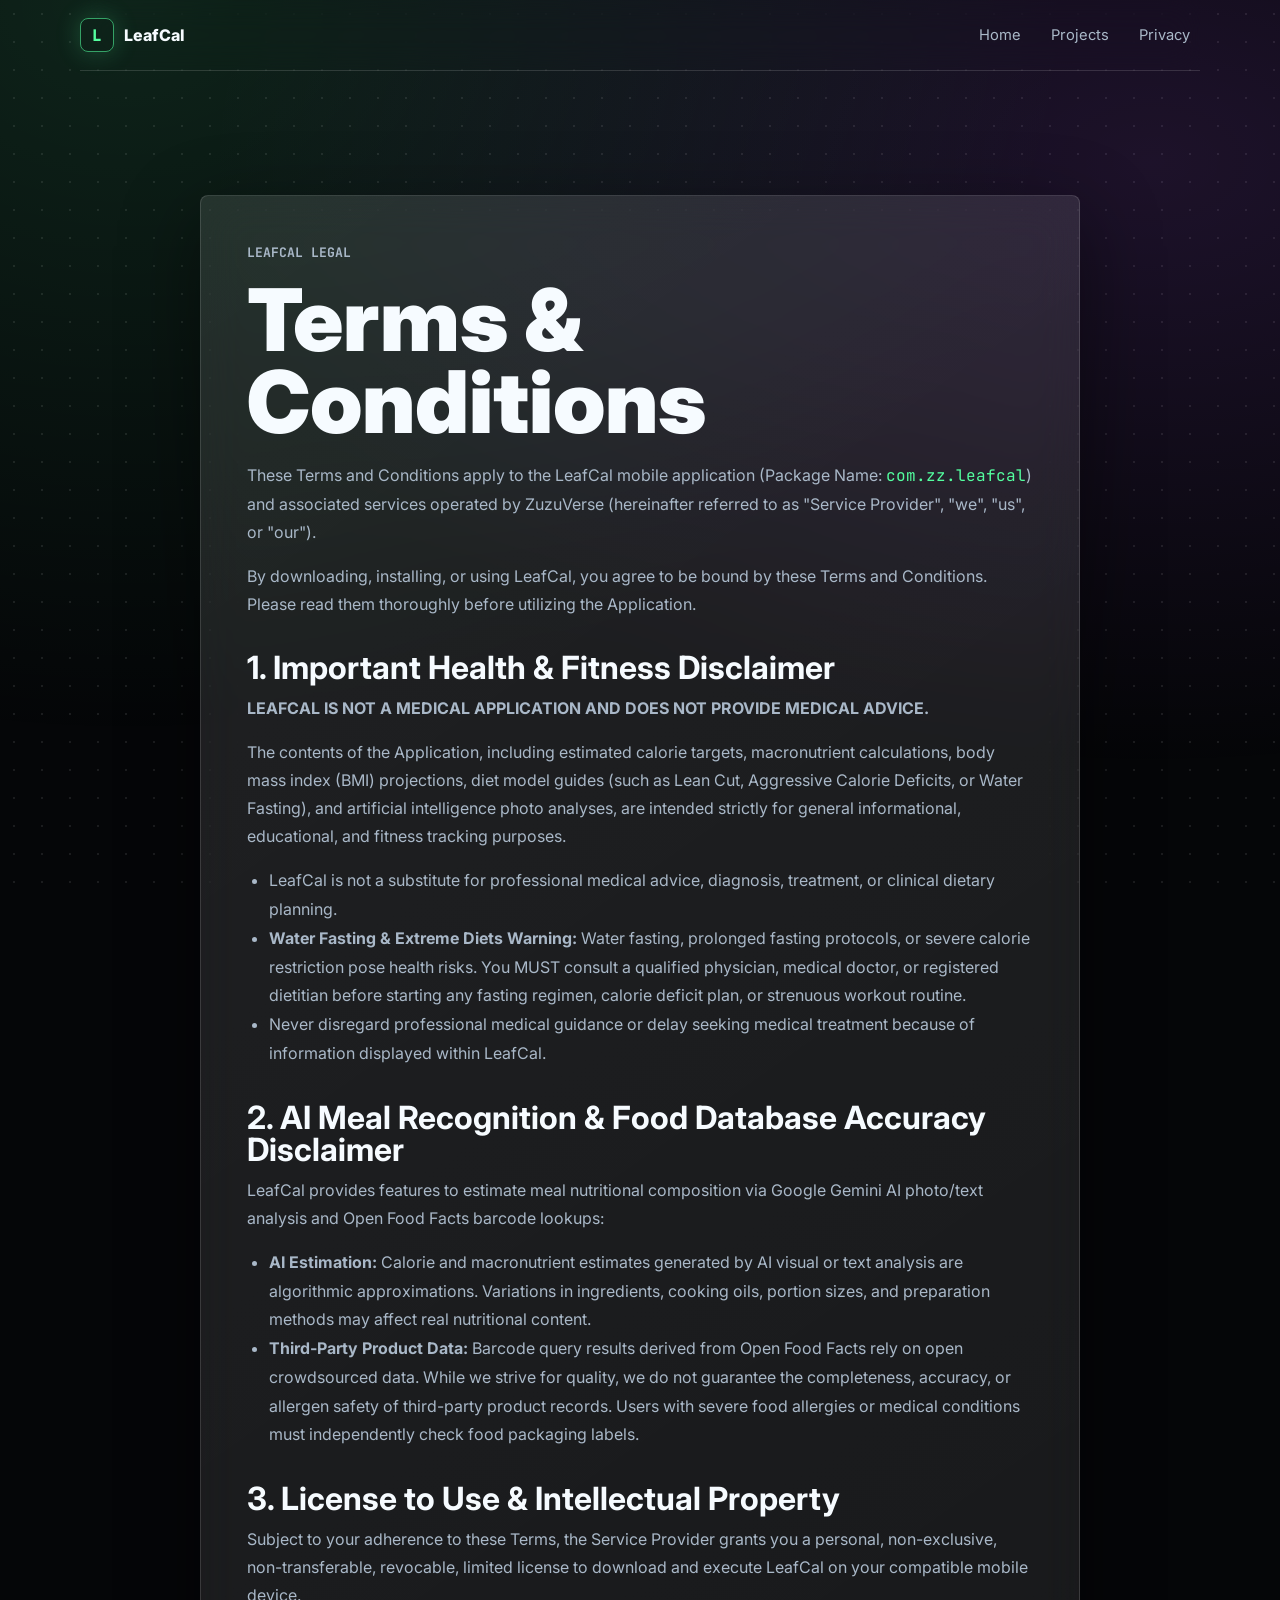
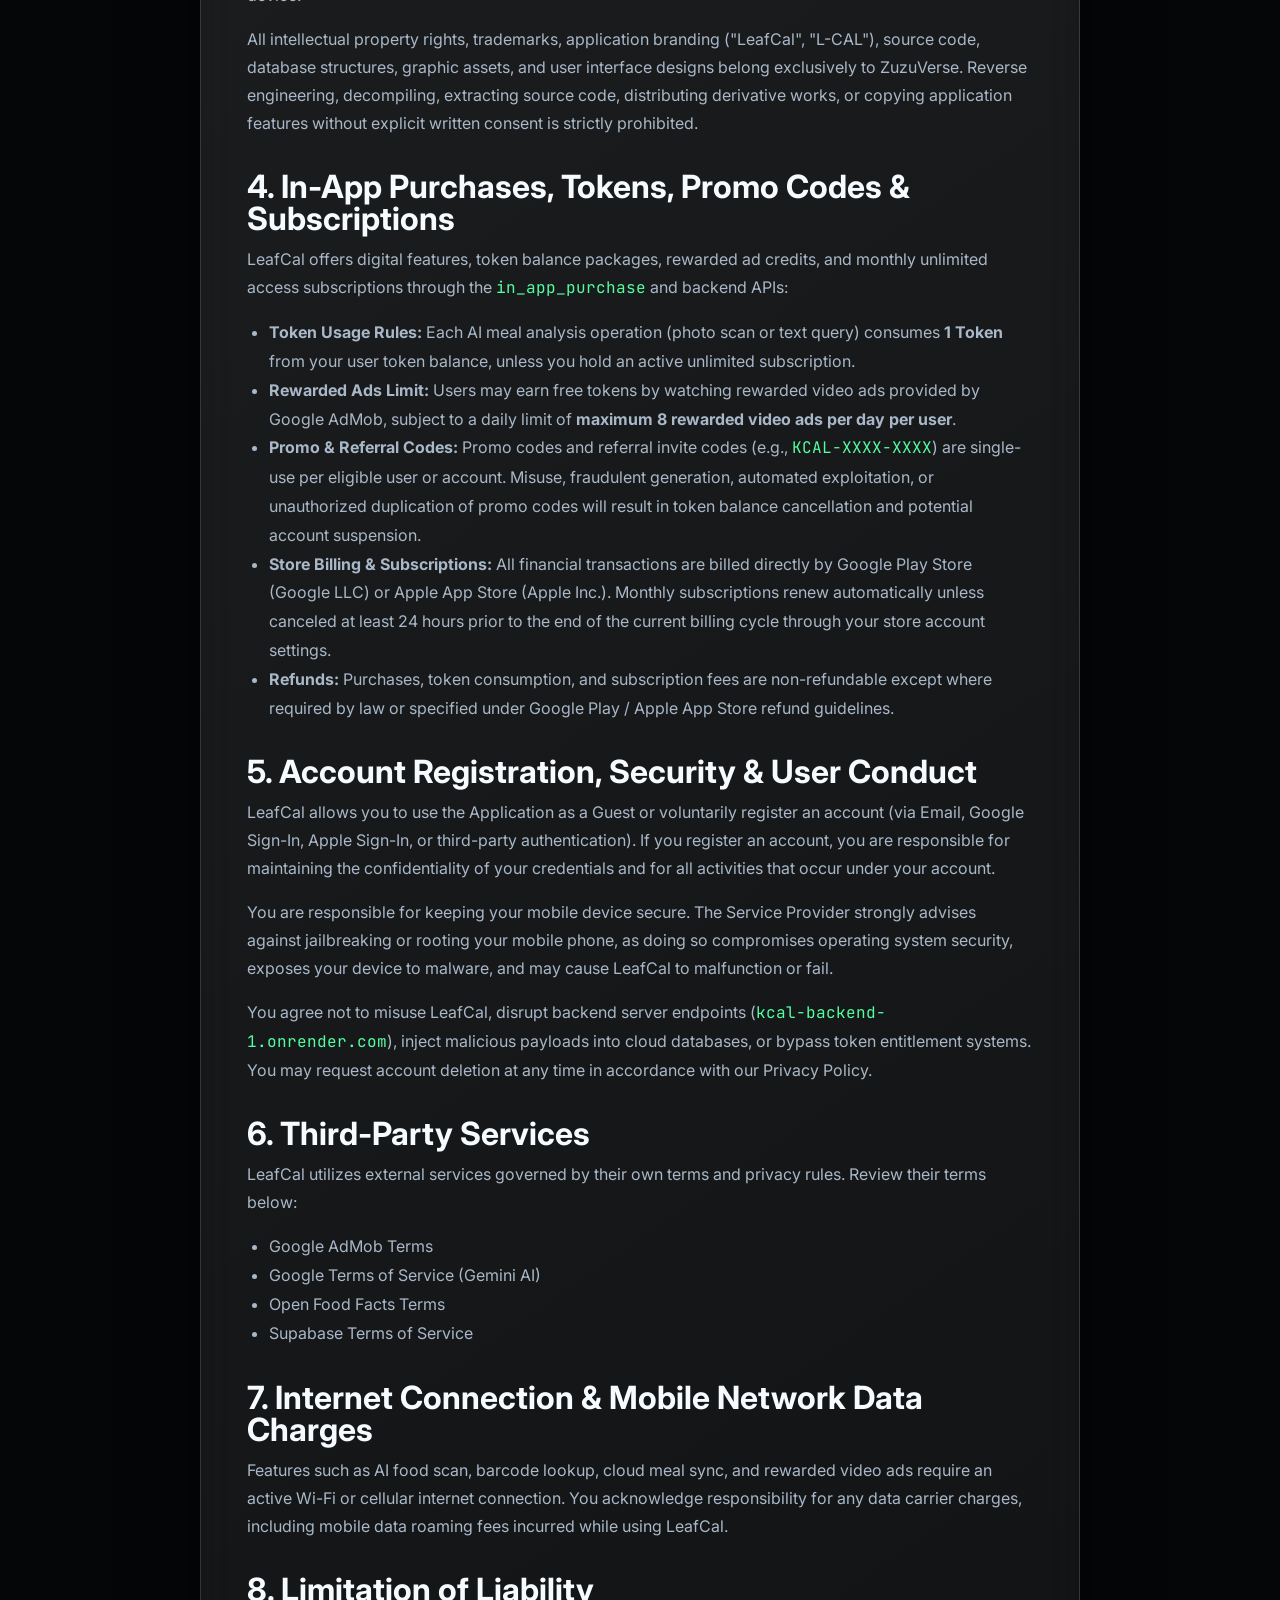
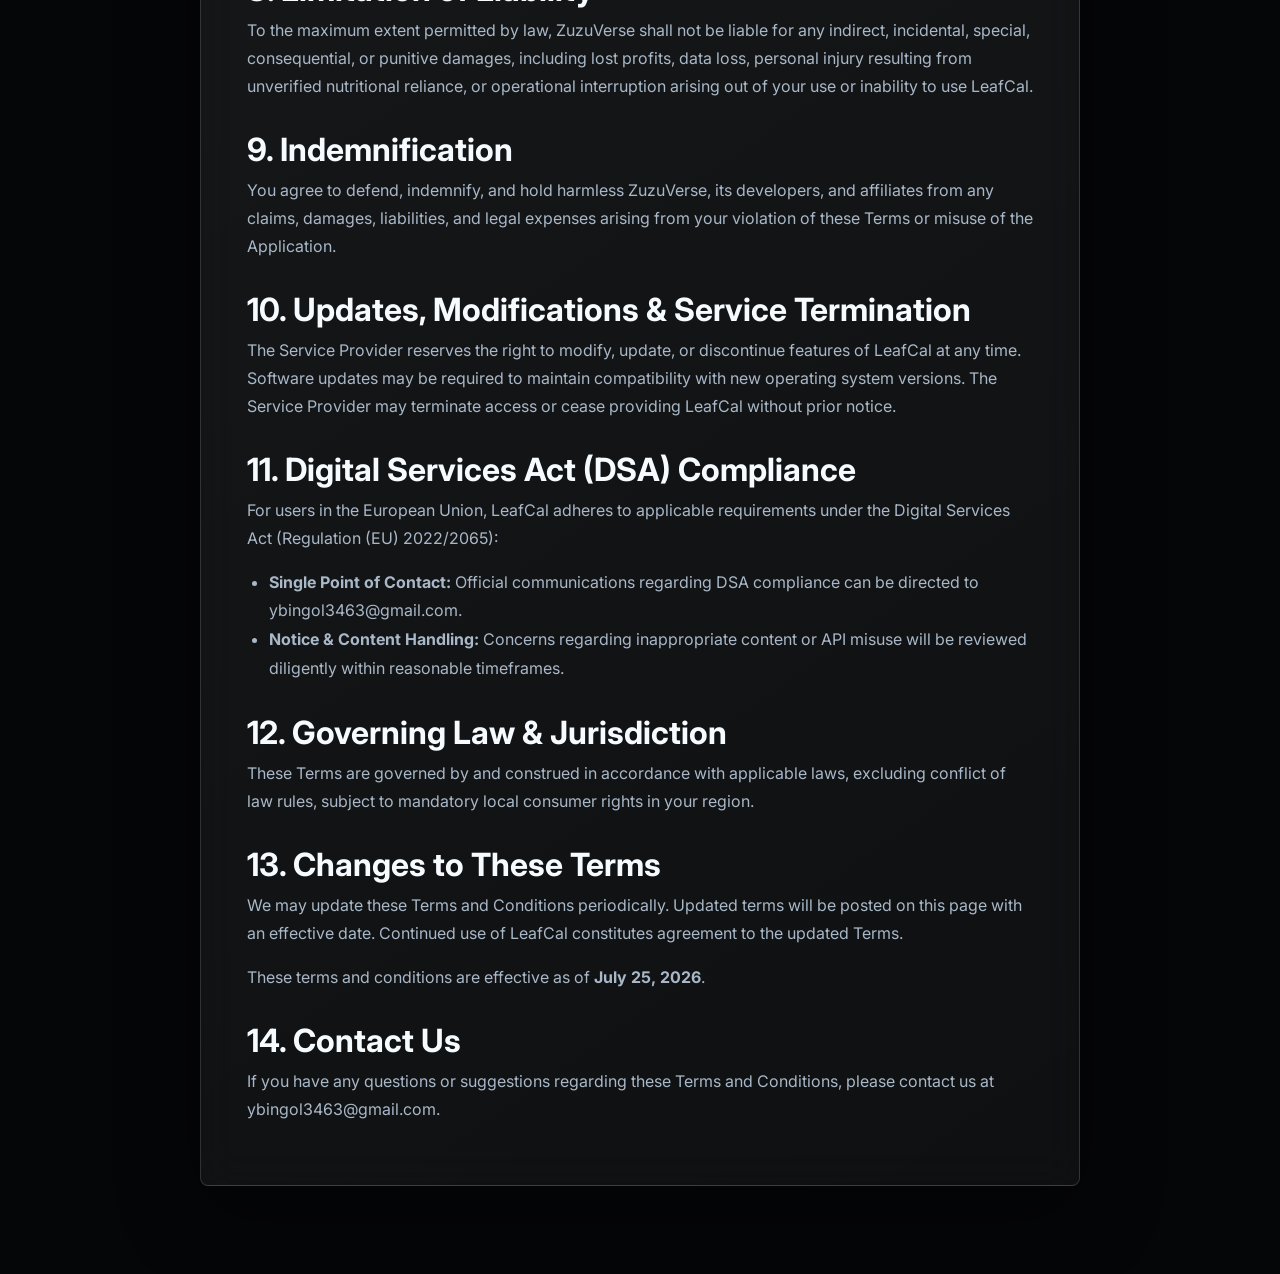
<file: leafcal/terms.html>
<!DOCTYPE html>
<html lang="en">
<head>
  <meta charset="UTF-8">
  <meta name="viewport" content="width=device-width, initial-scale=1.0">
  <meta name="description" content="LeafCal Terms & Conditions - Calorie & Health Tracker">
  <title>LeafCal Terms & Conditions</title>
  <link rel="preconnect" href="https://fonts.googleapis.com">
  <link rel="preconnect" href="https://fonts.gstatic.com" crossorigin>
  <link href="https://fonts.googleapis.com/css2?family=Inter:wght@400;600;800&family=JetBrains+Mono:wght@500;700&display=swap" rel="stylesheet">
  <link rel="stylesheet" href="../style.css">
</head>
<body class="privacy-page">
  <canvas id="starfield" aria-hidden="true"></canvas>
  <div class="noise-layer" aria-hidden="true"></div>
  <div class="cursor-glow" aria-hidden="true"></div>

  <header class="site-header">
    <a class="brand" href="../index.html">
      <span class="brand-mark">L</span>
      <span>LeafCal</span>
    </a>
    <nav aria-label="Legal navigation">
      <a href="../index.html">Home</a>
      <a href="../index.html#projects">Projects</a>
      <a href="privacy.html">Privacy</a>
    </nav>
  </header>

  <main class="section-shell">
    <article class="glass-card privacy-card">
      <p class="eyebrow">LeafCal Legal</p>
      <h1>Terms & Conditions</h1>
      <p>These Terms and Conditions apply to the LeafCal mobile application (Package Name: <code>com.zz.leafcal</code>) and associated services operated by ZuzuVerse (hereinafter referred to as "Service Provider", "we", "us", or "our").</p>
      <p>By downloading, installing, or using LeafCal, you agree to be bound by these Terms and Conditions. Please read them thoroughly before utilizing the Application.</p>

      <h2>1. Important Health & Fitness Disclaimer</h2>
      <p><strong>LEAFCAL IS NOT A MEDICAL APPLICATION AND DOES NOT PROVIDE MEDICAL ADVICE.</strong></p>
      <p>The contents of the Application, including estimated calorie targets, macronutrient calculations, body mass index (BMI) projections, diet model guides (such as Lean Cut, Aggressive Calorie Deficits, or Water Fasting), and artificial intelligence photo analyses, are intended strictly for general informational, educational, and fitness tracking purposes.</p>
      <ul>
        <li>LeafCal is not a substitute for professional medical advice, diagnosis, treatment, or clinical dietary planning.</li>
        <li><strong>Water Fasting & Extreme Diets Warning:</strong> Water fasting, prolonged fasting protocols, or severe calorie restriction pose health risks. You MUST consult a qualified physician, medical doctor, or registered dietitian before starting any fasting regimen, calorie deficit plan, or strenuous workout routine.</li>
        <li>Never disregard professional medical guidance or delay seeking medical treatment because of information displayed within LeafCal.</li>
      </ul>

      <h2>2. AI Meal Recognition & Food Database Accuracy Disclaimer</h2>
      <p>LeafCal provides features to estimate meal nutritional composition via Google Gemini AI photo/text analysis and Open Food Facts barcode lookups:</p>
      <ul>
        <li><strong>AI Estimation:</strong> Calorie and macronutrient estimates generated by AI visual or text analysis are algorithmic approximations. Variations in ingredients, cooking oils, portion sizes, and preparation methods may affect real nutritional content.</li>
        <li><strong>Third-Party Product Data:</strong> Barcode query results derived from Open Food Facts rely on open crowdsourced data. While we strive for quality, we do not guarantee the completeness, accuracy, or allergen safety of third-party product records. Users with severe food allergies or medical conditions must independently check food packaging labels.</li>
      </ul>

      <h2>3. License to Use & Intellectual Property</h2>
      <p>Subject to your adherence to these Terms, the Service Provider grants you a personal, non-exclusive, non-transferable, revocable, limited license to download and execute LeafCal on your compatible mobile device.</p>
      <p>All intellectual property rights, trademarks, application branding ("LeafCal", "L-CAL"), source code, database structures, graphic assets, and user interface designs belong exclusively to ZuzuVerse. Reverse engineering, decompiling, extracting source code, distributing derivative works, or copying application features without explicit written consent is strictly prohibited.</p>

      <h2>4. In-App Purchases, Tokens, Promo Codes & Subscriptions</h2>
      <p>LeafCal offers digital features, token balance packages, rewarded ad credits, and monthly unlimited access subscriptions through the <code>in_app_purchase</code> and backend APIs:</p>
      <ul>
        <li><strong>Token Usage Rules:</strong> Each AI meal analysis operation (photo scan or text query) consumes <strong>1 Token</strong> from your user token balance, unless you hold an active unlimited subscription.</li>
        <li><strong>Rewarded Ads Limit:</strong> Users may earn free tokens by watching rewarded video ads provided by Google AdMob, subject to a daily limit of <strong>maximum 8 rewarded video ads per day per user</strong>.</li>
        <li><strong>Promo & Referral Codes:</strong> Promo codes and referral invite codes (e.g., <code>KCAL-XXXX-XXXX</code>) are single-use per eligible user or account. Misuse, fraudulent generation, automated exploitation, or unauthorized duplication of promo codes will result in token balance cancellation and potential account suspension.</li>
        <li><strong>Store Billing & Subscriptions:</strong> All financial transactions are billed directly by Google Play Store (Google LLC) or Apple App Store (Apple Inc.). Monthly subscriptions renew automatically unless canceled at least 24 hours prior to the end of the current billing cycle through your store account settings.</li>
        <li><strong>Refunds:</strong> Purchases, token consumption, and subscription fees are non-refundable except where required by law or specified under Google Play / Apple App Store refund guidelines.</li>
      </ul>

      <h2>5. Account Registration, Security & User Conduct</h2>
      <p>LeafCal allows you to use the Application as a Guest or voluntarily register an account (via Email, Google Sign-In, Apple Sign-In, or third-party authentication). If you register an account, you are responsible for maintaining the confidentiality of your credentials and for all activities that occur under your account.</p>
      <p>You are responsible for keeping your mobile device secure. The Service Provider strongly advises against jailbreaking or rooting your mobile phone, as doing so compromises operating system security, exposes your device to malware, and may cause LeafCal to malfunction or fail.</p>
      <p>You agree not to misuse LeafCal, disrupt backend server endpoints (<code>kcal-backend-1.onrender.com</code>), inject malicious payloads into cloud databases, or bypass token entitlement systems. You may request account deletion at any time in accordance with our Privacy Policy.</p>

      <h2>6. Third-Party Services</h2>
      <p>LeafCal utilizes external services governed by their own terms and privacy rules. Review their terms below:</p>
      <ul>
        <li><a href="https://developers.google.com/admob/terms" target="_blank" rel="noopener noreferrer">Google AdMob Terms</a></li>
        <li><a href="https://policies.google.com/terms" target="_blank" rel="noopener noreferrer">Google Terms of Service (Gemini AI)</a></li>
        <li><a href="https://world.openfoodfacts.org/terms-of-use" target="_blank" rel="noopener noreferrer">Open Food Facts Terms</a></li>
        <li><a href="https://supabase.com/terms" target="_blank" rel="noopener noreferrer">Supabase Terms of Service</a></li>
      </ul>

      <h2>7. Internet Connection & Mobile Network Data Charges</h2>
      <p>Features such as AI food scan, barcode lookup, cloud meal sync, and rewarded video ads require an active Wi-Fi or cellular internet connection. You acknowledge responsibility for any data carrier charges, including mobile data roaming fees incurred while using LeafCal.</p>

      <h2>8. Limitation of Liability</h2>
      <p>To the maximum extent permitted by law, ZuzuVerse shall not be liable for any indirect, incidental, special, consequential, or punitive damages, including lost profits, data loss, personal injury resulting from unverified nutritional reliance, or operational interruption arising out of your use or inability to use LeafCal.</p>

      <h2>9. Indemnification</h2>
      <p>You agree to defend, indemnify, and hold harmless ZuzuVerse, its developers, and affiliates from any claims, damages, liabilities, and legal expenses arising from your violation of these Terms or misuse of the Application.</p>

      <h2>10. Updates, Modifications & Service Termination</h2>
      <p>The Service Provider reserves the right to modify, update, or discontinue features of LeafCal at any time. Software updates may be required to maintain compatibility with new operating system versions. The Service Provider may terminate access or cease providing LeafCal without prior notice.</p>

      <h2>11. Digital Services Act (DSA) Compliance</h2>
      <p>For users in the European Union, LeafCal adheres to applicable requirements under the Digital Services Act (Regulation (EU) 2022/2065):</p>
      <ul>
        <li><strong>Single Point of Contact:</strong> Official communications regarding DSA compliance can be directed to <a href="mailto:ybingol3463@gmail.com">ybingol3463@gmail.com</a>.</li>
        <li><strong>Notice & Content Handling:</strong> Concerns regarding inappropriate content or API misuse will be reviewed diligently within reasonable timeframes.</li>
      </ul>

      <h2>12. Governing Law & Jurisdiction</h2>
      <p>These Terms are governed by and construed in accordance with applicable laws, excluding conflict of law rules, subject to mandatory local consumer rights in your region.</p>

      <h2>13. Changes to These Terms</h2>
      <p>We may update these Terms and Conditions periodically. Updated terms will be posted on this page with an effective date. Continued use of LeafCal constitutes agreement to the updated Terms.</p>
      <p>These terms and conditions are effective as of <strong>July 25, 2026</strong>.</p>

      <h2>14. Contact Us</h2>
      <p>If you have any questions or suggestions regarding these Terms and Conditions, please contact us at <a href="mailto:ybingol3463@gmail.com">ybingol3463@gmail.com</a>.</p>
    </article>
  </main>

  <script src="../script.js"></script>
</body>
</html>
</file>
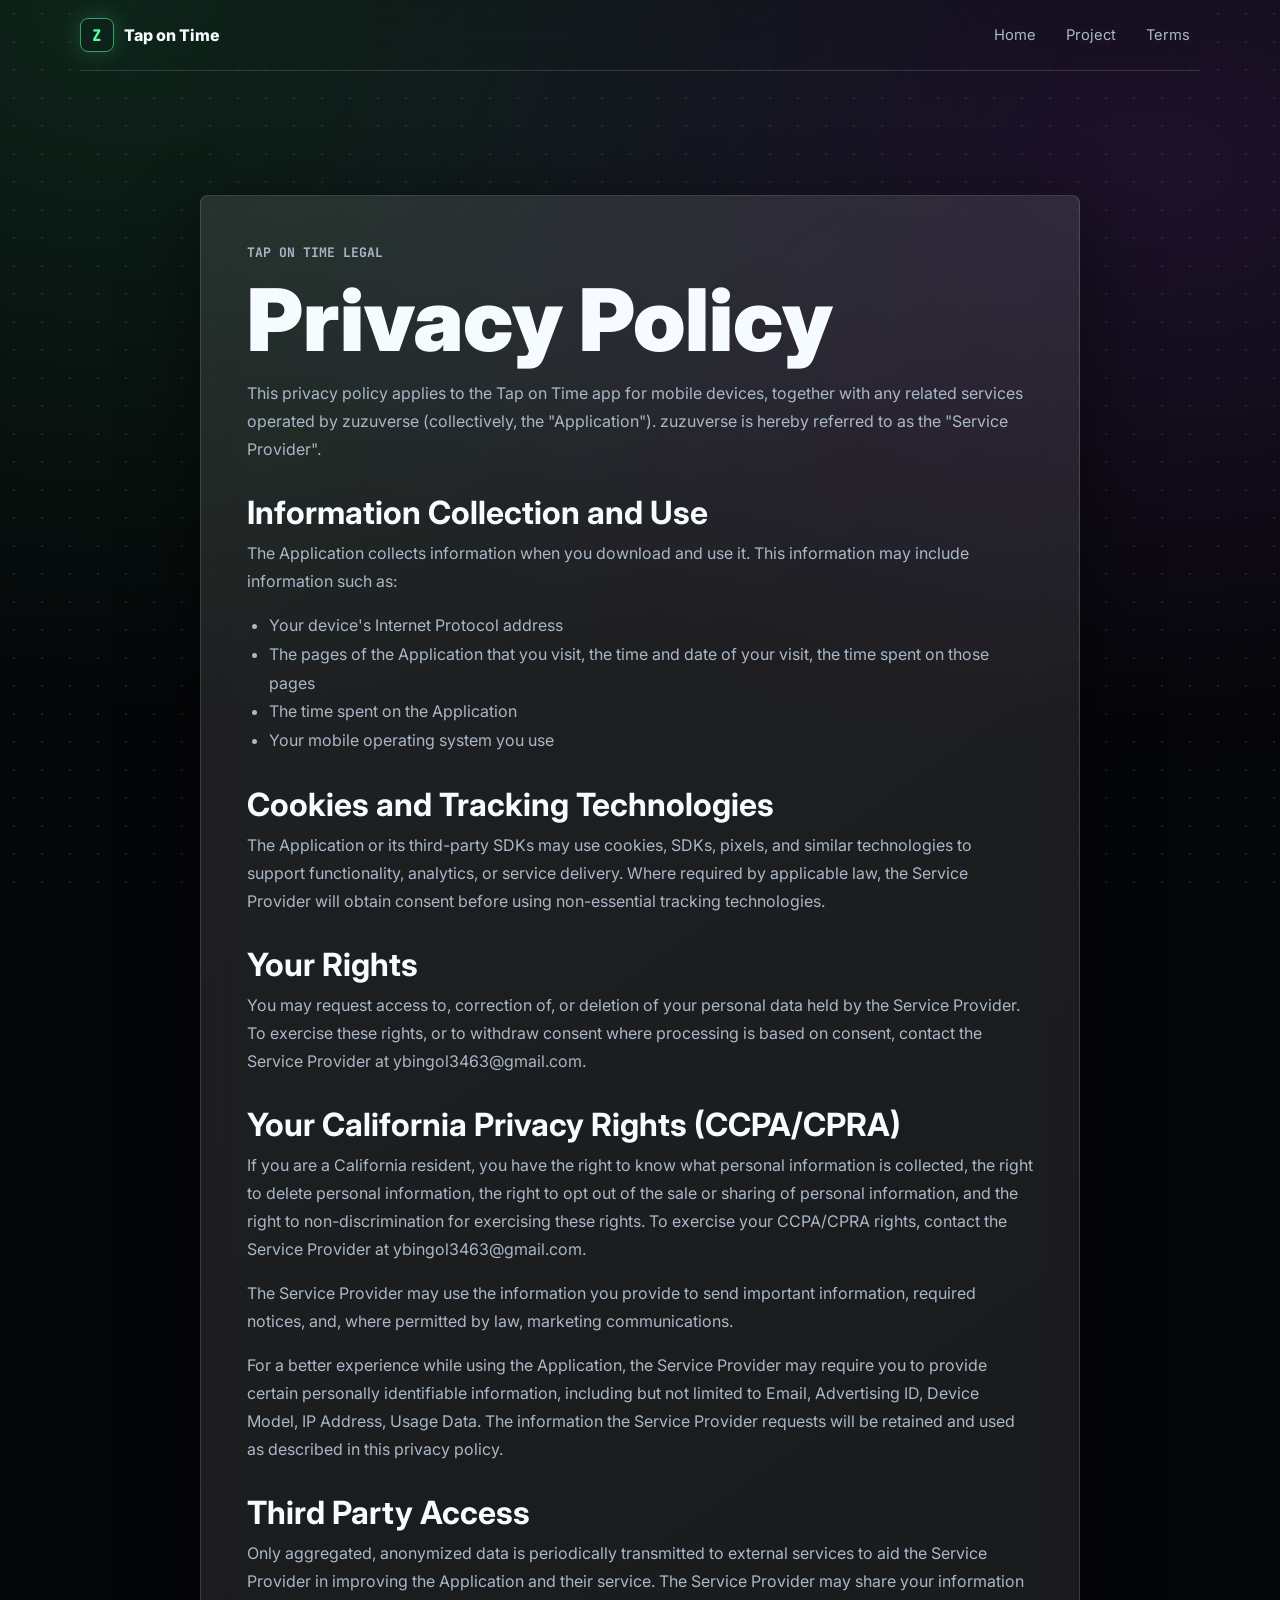
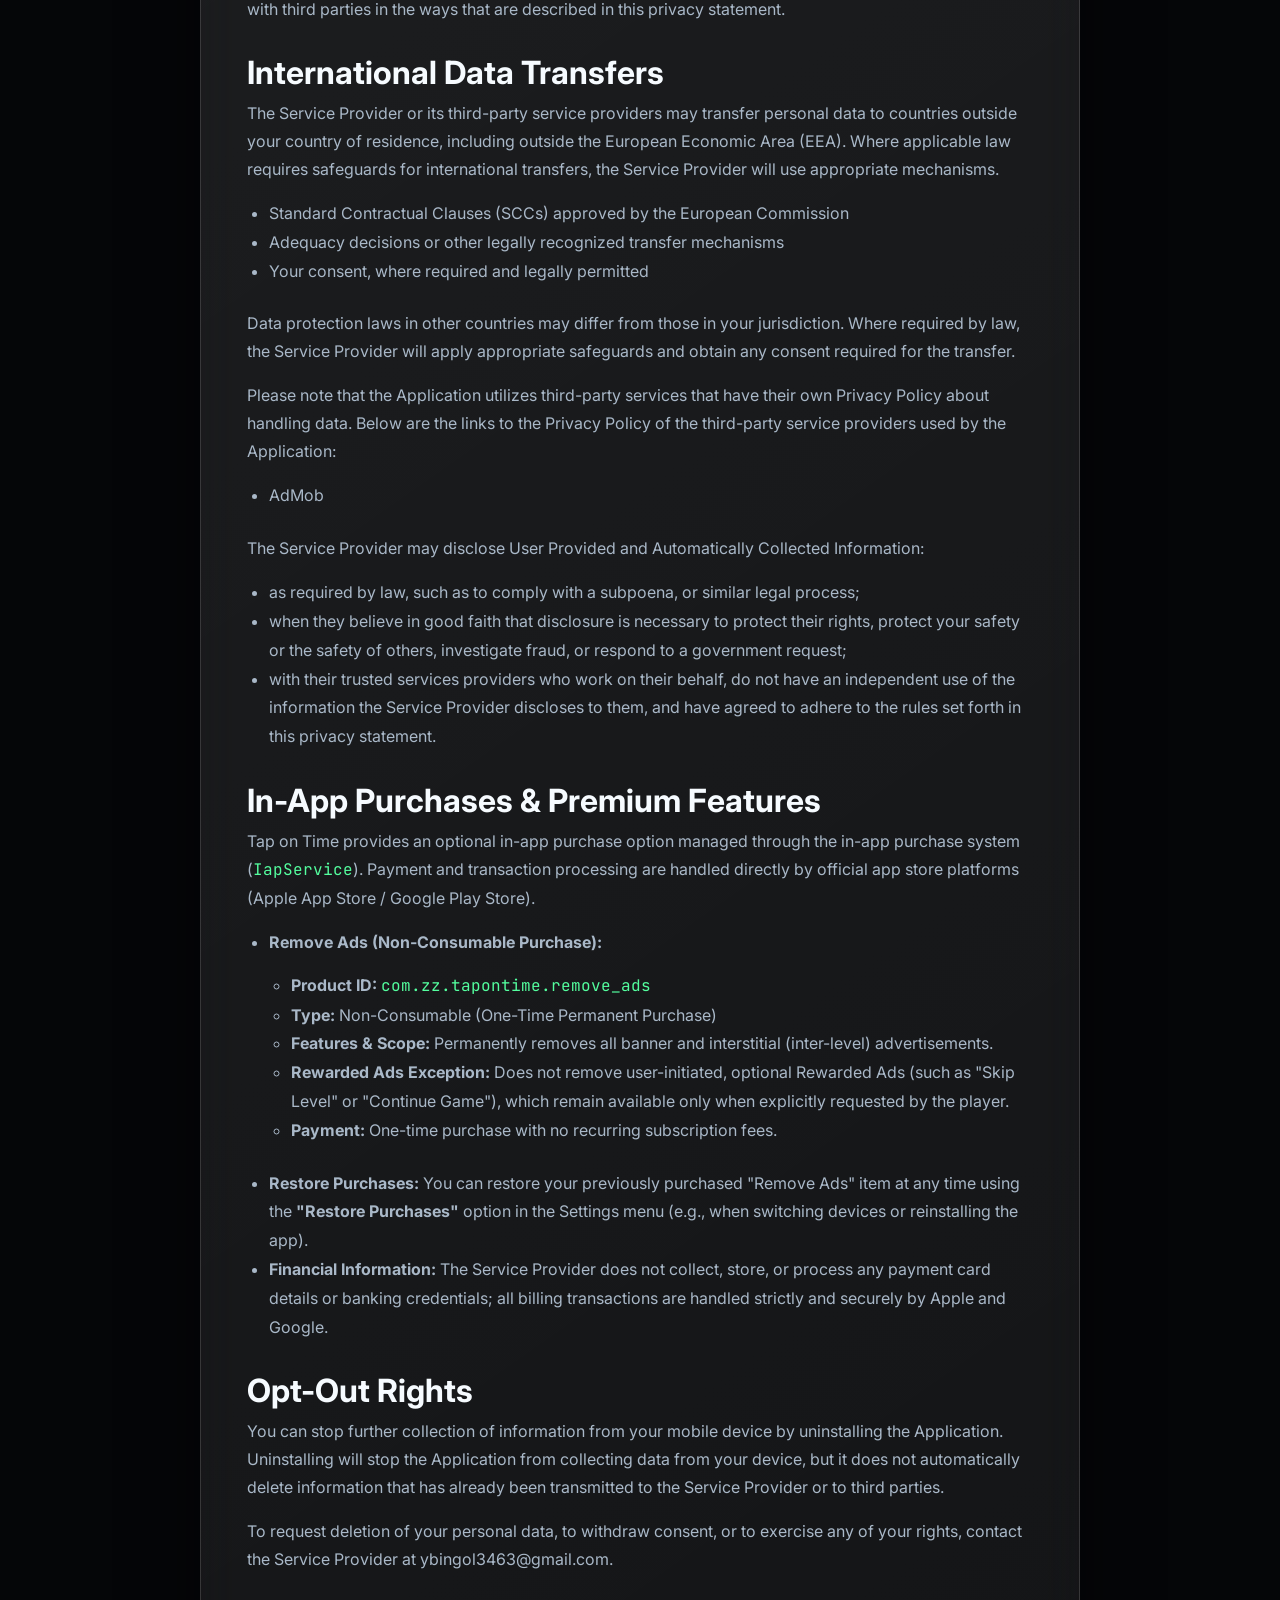
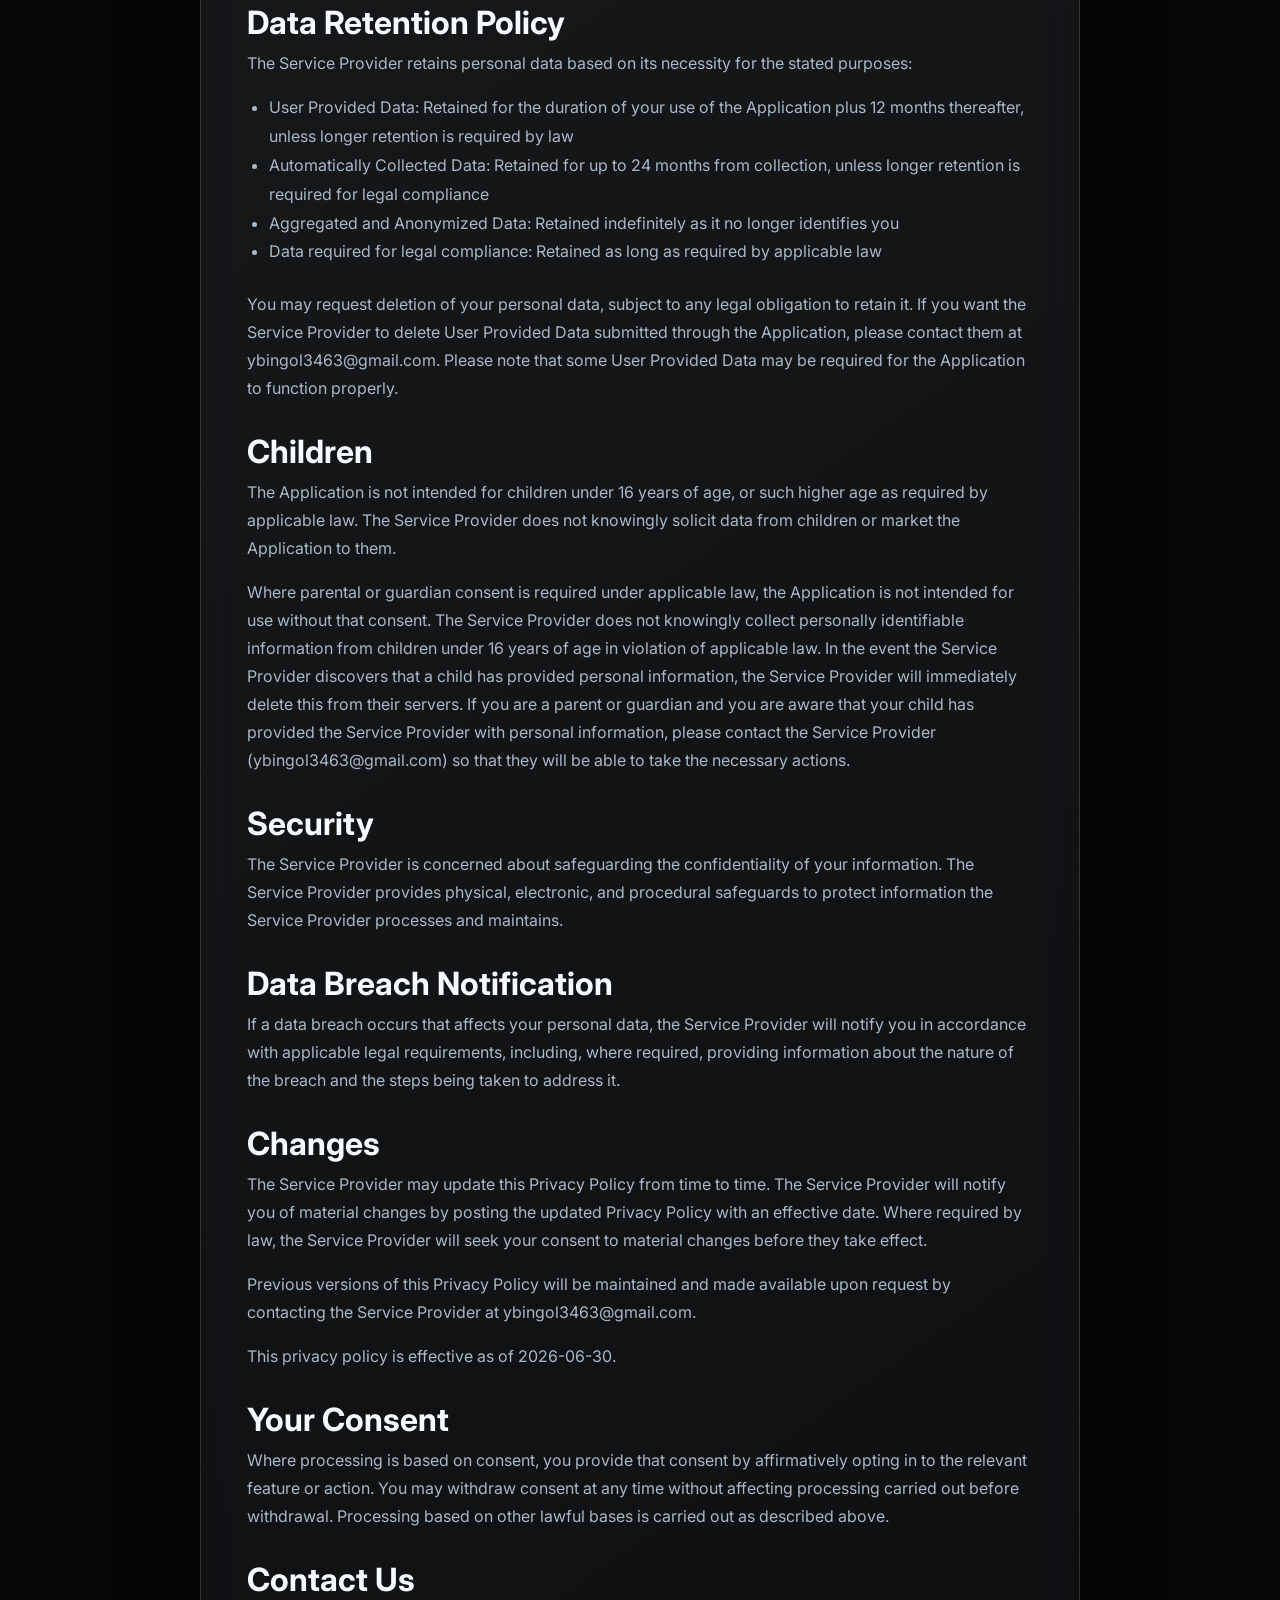
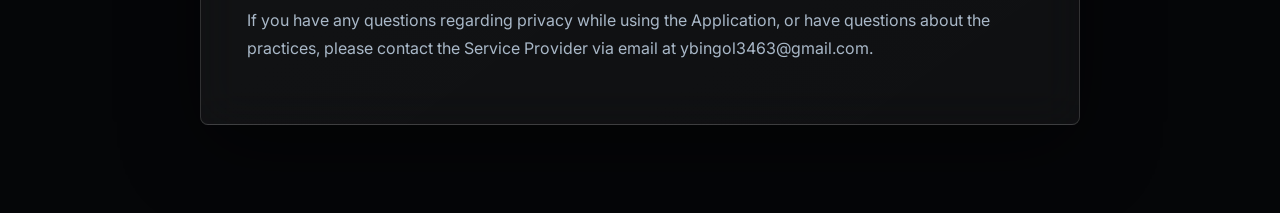
<file: tapontime/privacy.html>
<!DOCTYPE html>
<html lang="en">
<head>
  <meta charset="UTF-8">
  <meta name="viewport" content="width=device-width, initial-scale=1.0">
  <meta name="description" content="Tap on Time Privacy Policy">
  <title>Tap on Time Privacy Policy</title>
  <link rel="preconnect" href="https://fonts.googleapis.com">
  <link rel="preconnect" href="https://fonts.gstatic.com" crossorigin>
  <link href="https://fonts.googleapis.com/css2?family=Inter:wght@400;600;800&family=JetBrains+Mono:wght@500;700&display=swap" rel="stylesheet">
  <link rel="stylesheet" href="../style.css">
</head>
<body class="privacy-page">
  <canvas id="starfield" aria-hidden="true"></canvas>
  <div class="noise-layer" aria-hidden="true"></div>
  <div class="cursor-glow" aria-hidden="true"></div>

  <header class="site-header">
    <a class="brand" href="../index.html">
      <span class="brand-mark">Z</span>
      <span>Tap on Time</span>
    </a>
    <nav aria-label="Legal navigation">
      <a href="../index.html">Home</a>
      <a href="../index.html#projects">Project</a>
      <a href="terms.html">Terms</a>
    </nav>
  </header>

  <main class="section-shell">
    <article class="glass-card privacy-card">
      <p class="eyebrow">Tap on Time Legal</p>
      <h1>Privacy Policy</h1>
      <p>This privacy policy applies to the Tap on Time app for mobile devices, together with any related services operated by zuzuverse (collectively, the "Application"). zuzuverse is hereby referred to as the "Service Provider".</p>

      <h2>Information Collection and Use</h2>
      <p>The Application collects information when you download and use it. This information may include information such as:</p>
      <ul>
        <li>Your device's Internet Protocol address</li>
        <li>The pages of the Application that you visit, the time and date of your visit, the time spent on those pages</li>
        <li>The time spent on the Application</li>
        <li>Your mobile operating system you use</li>
      </ul>

      <h2>Cookies and Tracking Technologies</h2>
      <p>The Application or its third-party SDKs may use cookies, SDKs, pixels, and similar technologies to support functionality, analytics, or service delivery. Where required by applicable law, the Service Provider will obtain consent before using non-essential tracking technologies.</p>

      <h2>Your Rights</h2>
      <p>You may request access to, correction of, or deletion of your personal data held by the Service Provider. To exercise these rights, or to withdraw consent where processing is based on consent, contact the Service Provider at ybingol3463@gmail.com.</p>

      <h2>Your California Privacy Rights (CCPA/CPRA)</h2>
      <p>If you are a California resident, you have the right to know what personal information is collected, the right to delete personal information, the right to opt out of the sale or sharing of personal information, and the right to non-discrimination for exercising these rights. To exercise your CCPA/CPRA rights, contact the Service Provider at ybingol3463@gmail.com.</p>
      <p>The Service Provider may use the information you provide to send important information, required notices, and, where permitted by law, marketing communications.</p>
      <p>For a better experience while using the Application, the Service Provider may require you to provide certain personally identifiable information, including but not limited to Email, Advertising ID, Device Model, IP Address, Usage Data. The information the Service Provider requests will be retained and used as described in this privacy policy.</p>

      <h2>Third Party Access</h2>
      <p>Only aggregated, anonymized data is periodically transmitted to external services to aid the Service Provider in improving the Application and their service. The Service Provider may share your information with third parties in the ways that are described in this privacy statement.</p>

      <h2>International Data Transfers</h2>
      <p>The Service Provider or its third-party service providers may transfer personal data to countries outside your country of residence, including outside the European Economic Area (EEA). Where applicable law requires safeguards for international transfers, the Service Provider will use appropriate mechanisms.</p>
      <ul>
        <li>Standard Contractual Clauses (SCCs) approved by the European Commission</li>
        <li>Adequacy decisions or other legally recognized transfer mechanisms</li>
        <li>Your consent, where required and legally permitted</li>
      </ul>
      <p>Data protection laws in other countries may differ from those in your jurisdiction. Where required by law, the Service Provider will apply appropriate safeguards and obtain any consent required for the transfer.</p>
      <p>Please note that the Application utilizes third-party services that have their own Privacy Policy about handling data. Below are the links to the Privacy Policy of the third-party service providers used by the Application:</p>
      <ul>
        <li><a href="https://policies.google.com/technologies/partner-sites" target="_blank" rel="noopener noreferrer">AdMob</a></li>
      </ul>
      <p>The Service Provider may disclose User Provided and Automatically Collected Information:</p>
      <ul>
        <li>as required by law, such as to comply with a subpoena, or similar legal process;</li>
        <li>when they believe in good faith that disclosure is necessary to protect their rights, protect your safety or the safety of others, investigate fraud, or respond to a government request;</li>
        <li>with their trusted services providers who work on their behalf, do not have an independent use of the information the Service Provider discloses to them, and have agreed to adhere to the rules set forth in this privacy statement.</li>
      </ul>

      <h2>In-App Purchases & Premium Features</h2>
      <p>Tap on Time provides an optional in-app purchase option managed through the in-app purchase system (<code>IapService</code>). Payment and transaction processing are handled directly by official app store platforms (Apple App Store / Google Play Store).</p>
      <ul>
        <li><strong>Remove Ads (Non-Consumable Purchase):</strong>
          <ul>
            <li><strong>Product ID:</strong> <code>com.zz.tapontime.remove_ads</code></li>
            <li><strong>Type:</strong> Non-Consumable (One-Time Permanent Purchase)</li>
            <li><strong>Features & Scope:</strong> Permanently removes all banner and interstitial (inter-level) advertisements.</li>
            <li><strong>Rewarded Ads Exception:</strong> Does not remove user-initiated, optional Rewarded Ads (such as "Skip Level" or "Continue Game"), which remain available only when explicitly requested by the player.</li>
            <li><strong>Payment:</strong> One-time purchase with no recurring subscription fees.</li>
          </ul>
        </li>
        <li><strong>Restore Purchases:</strong> You can restore your previously purchased "Remove Ads" item at any time using the <strong>"Restore Purchases"</strong> option in the Settings menu (e.g., when switching devices or reinstalling the app).</li>
        <li><strong>Financial Information:</strong> The Service Provider does not collect, store, or process any payment card details or banking credentials; all billing transactions are handled strictly and securely by Apple and Google.</li>
      </ul>

      <h2>Opt-Out Rights</h2>
      <p>You can stop further collection of information from your mobile device by uninstalling the Application. Uninstalling will stop the Application from collecting data from your device, but it does not automatically delete information that has already been transmitted to the Service Provider or to third parties.</p>
      <p>To request deletion of your personal data, to withdraw consent, or to exercise any of your rights, contact the Service Provider at ybingol3463@gmail.com.</p>

      <h2>Data Retention Policy</h2>
      <p>The Service Provider retains personal data based on its necessity for the stated purposes:</p>
      <ul>
        <li>User Provided Data: Retained for the duration of your use of the Application plus 12 months thereafter, unless longer retention is required by law</li>
        <li>Automatically Collected Data: Retained for up to 24 months from collection, unless longer retention is required for legal compliance</li>
        <li>Aggregated and Anonymized Data: Retained indefinitely as it no longer identifies you</li>
        <li>Data required for legal compliance: Retained as long as required by applicable law</li>
      </ul>
      <p>You may request deletion of your personal data, subject to any legal obligation to retain it. If you want the Service Provider to delete User Provided Data submitted through the Application, please contact them at ybingol3463@gmail.com. Please note that some User Provided Data may be required for the Application to function properly.</p>

      <h2>Children</h2>
      <p>The Application is not intended for children under 16 years of age, or such higher age as required by applicable law. The Service Provider does not knowingly solicit data from children or market the Application to them.</p>
      <p>Where parental or guardian consent is required under applicable law, the Application is not intended for use without that consent. The Service Provider does not knowingly collect personally identifiable information from children under 16 years of age in violation of applicable law. In the event the Service Provider discovers that a child has provided personal information, the Service Provider will immediately delete this from their servers. If you are a parent or guardian and you are aware that your child has provided the Service Provider with personal information, please contact the Service Provider (ybingol3463@gmail.com) so that they will be able to take the necessary actions.</p>

      <h2>Security</h2>
      <p>The Service Provider is concerned about safeguarding the confidentiality of your information. The Service Provider provides physical, electronic, and procedural safeguards to protect information the Service Provider processes and maintains.</p>

      <h2>Data Breach Notification</h2>
      <p>If a data breach occurs that affects your personal data, the Service Provider will notify you in accordance with applicable legal requirements, including, where required, providing information about the nature of the breach and the steps being taken to address it.</p>

      <h2>Changes</h2>
      <p>The Service Provider may update this Privacy Policy from time to time. The Service Provider will notify you of material changes by posting the updated Privacy Policy with an effective date. Where required by law, the Service Provider will seek your consent to material changes before they take effect.</p>
      <p>Previous versions of this Privacy Policy will be maintained and made available upon request by contacting the Service Provider at ybingol3463@gmail.com.</p>
      <p>This privacy policy is effective as of 2026-06-30.</p>

      <h2>Your Consent</h2>
      <p>Where processing is based on consent, you provide that consent by affirmatively opting in to the relevant feature or action. You may withdraw consent at any time without affecting processing carried out before withdrawal. Processing based on other lawful bases is carried out as described above.</p>

      <h2>Contact Us</h2>
      <p>If you have any questions regarding privacy while using the Application, or have questions about the practices, please contact the Service Provider via email at ybingol3463@gmail.com.</p>
    </article>
  </main>

  <script src="../script.js"></script>
</body>
</html>
</file>
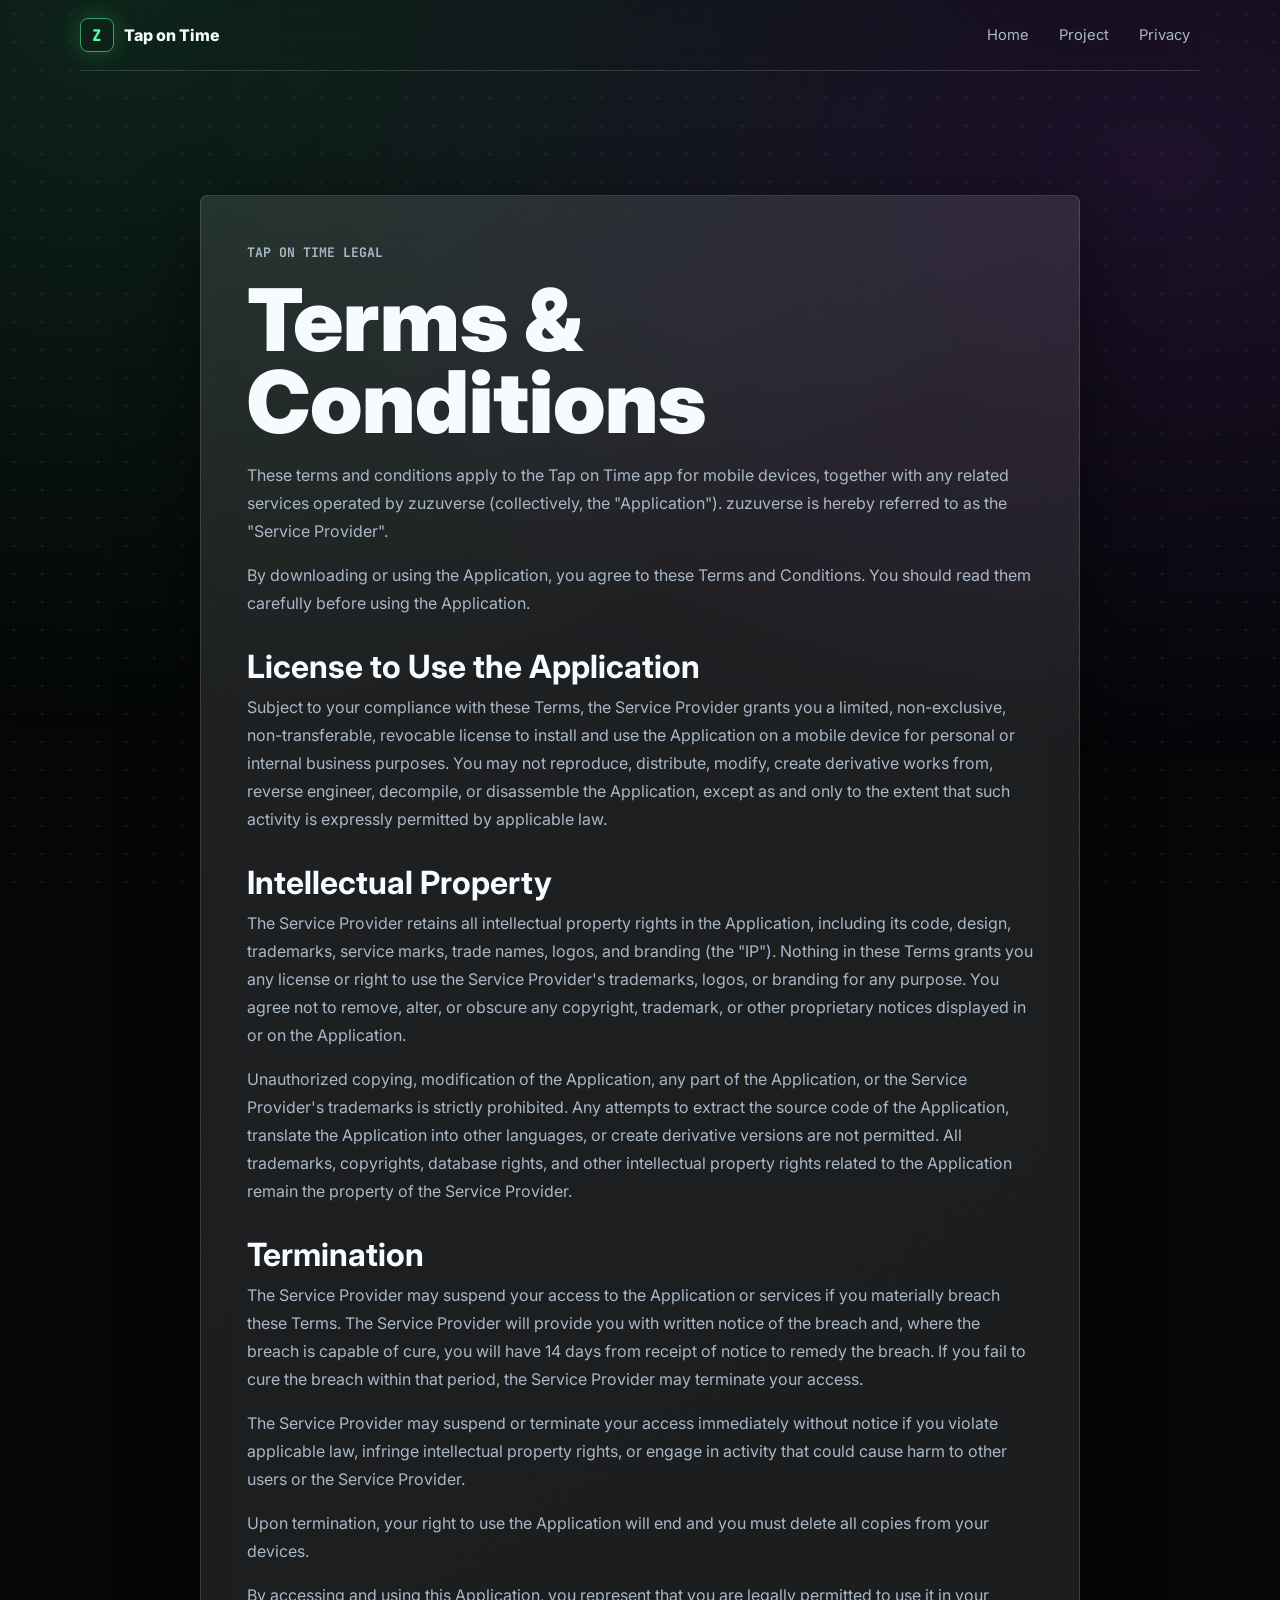
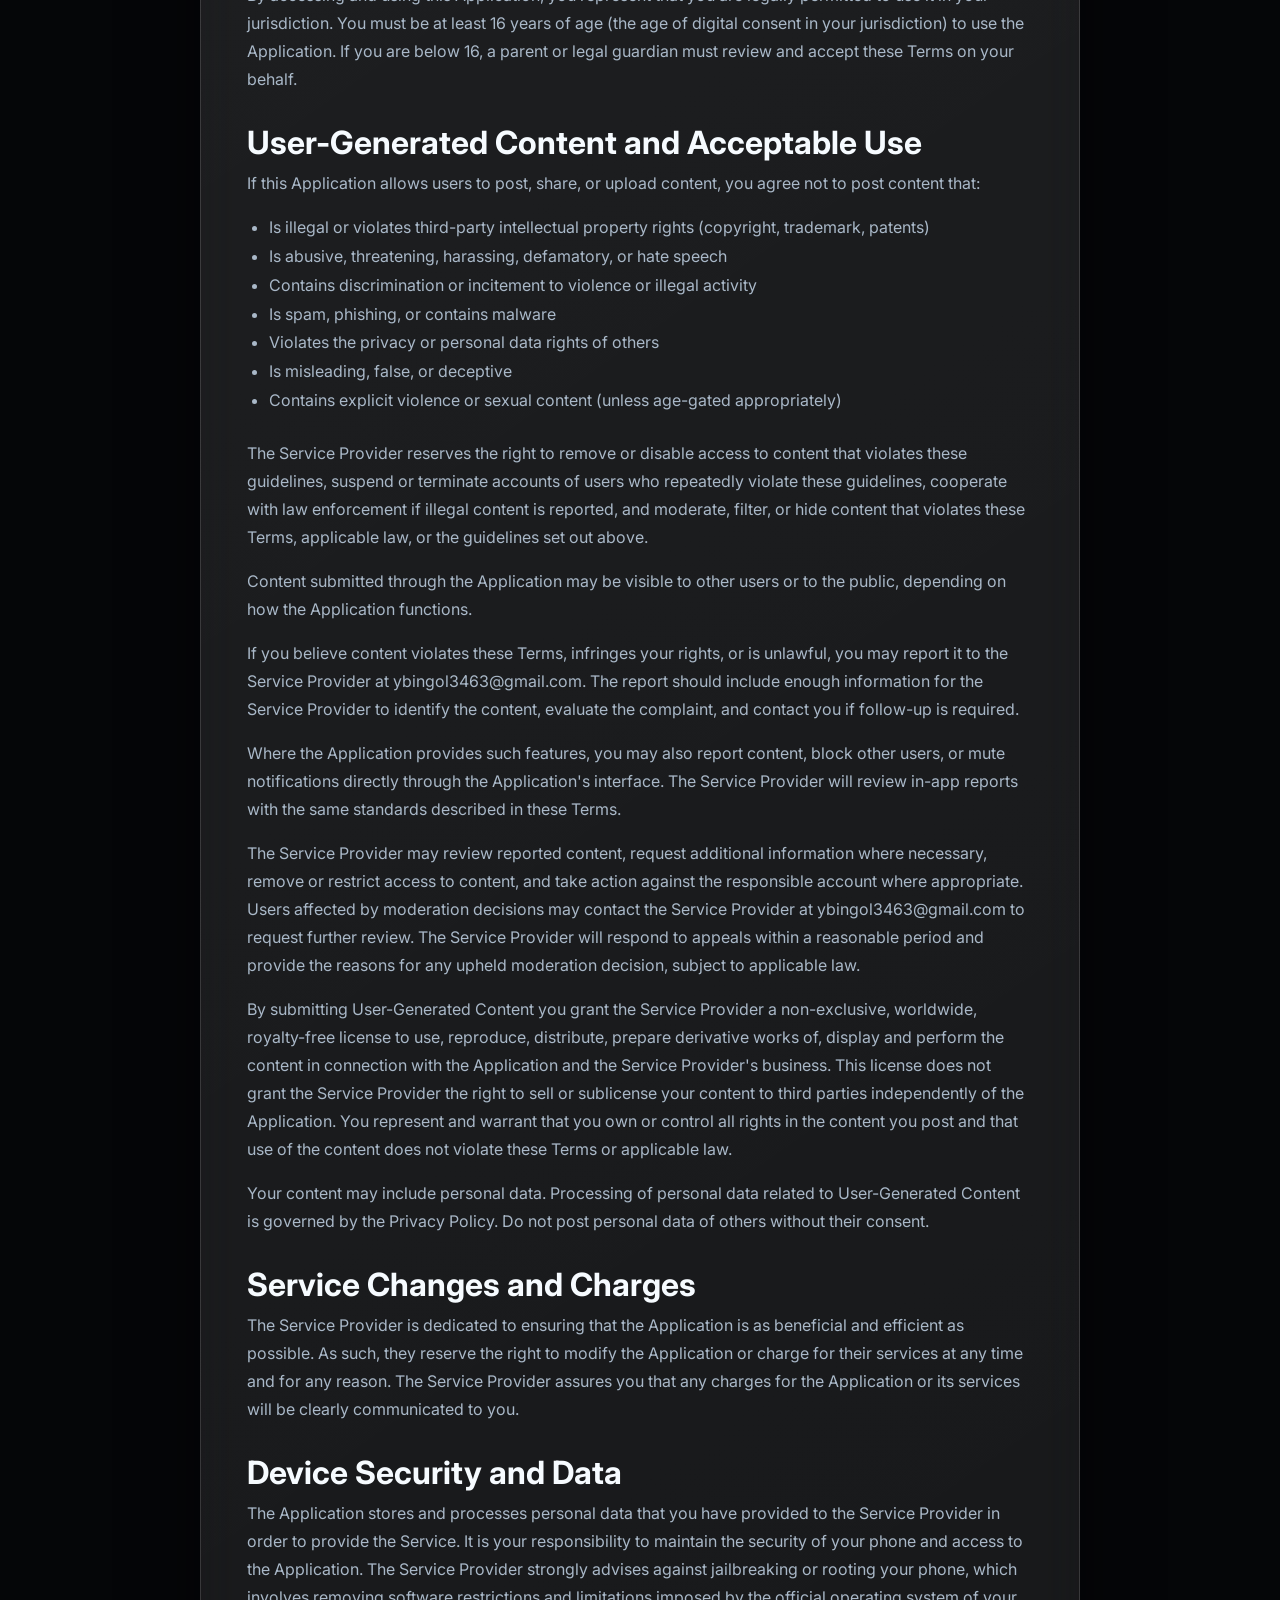
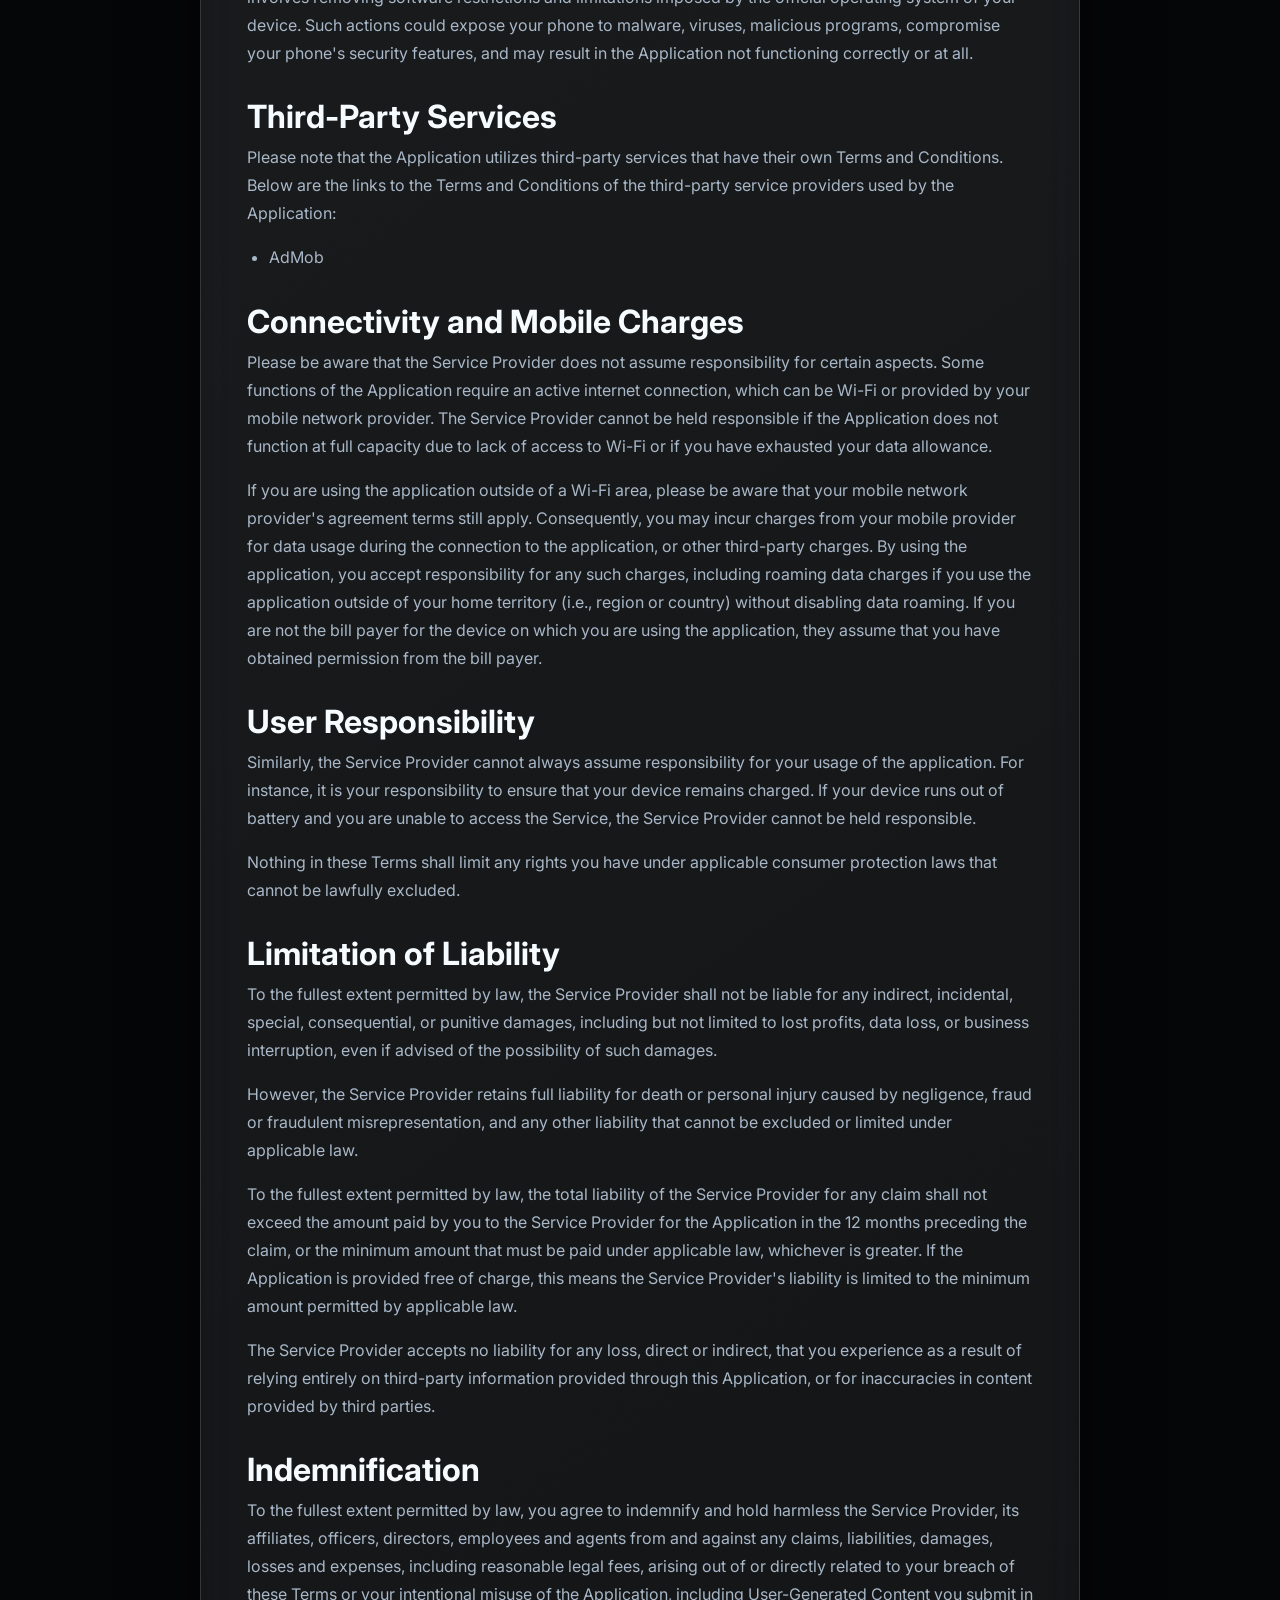
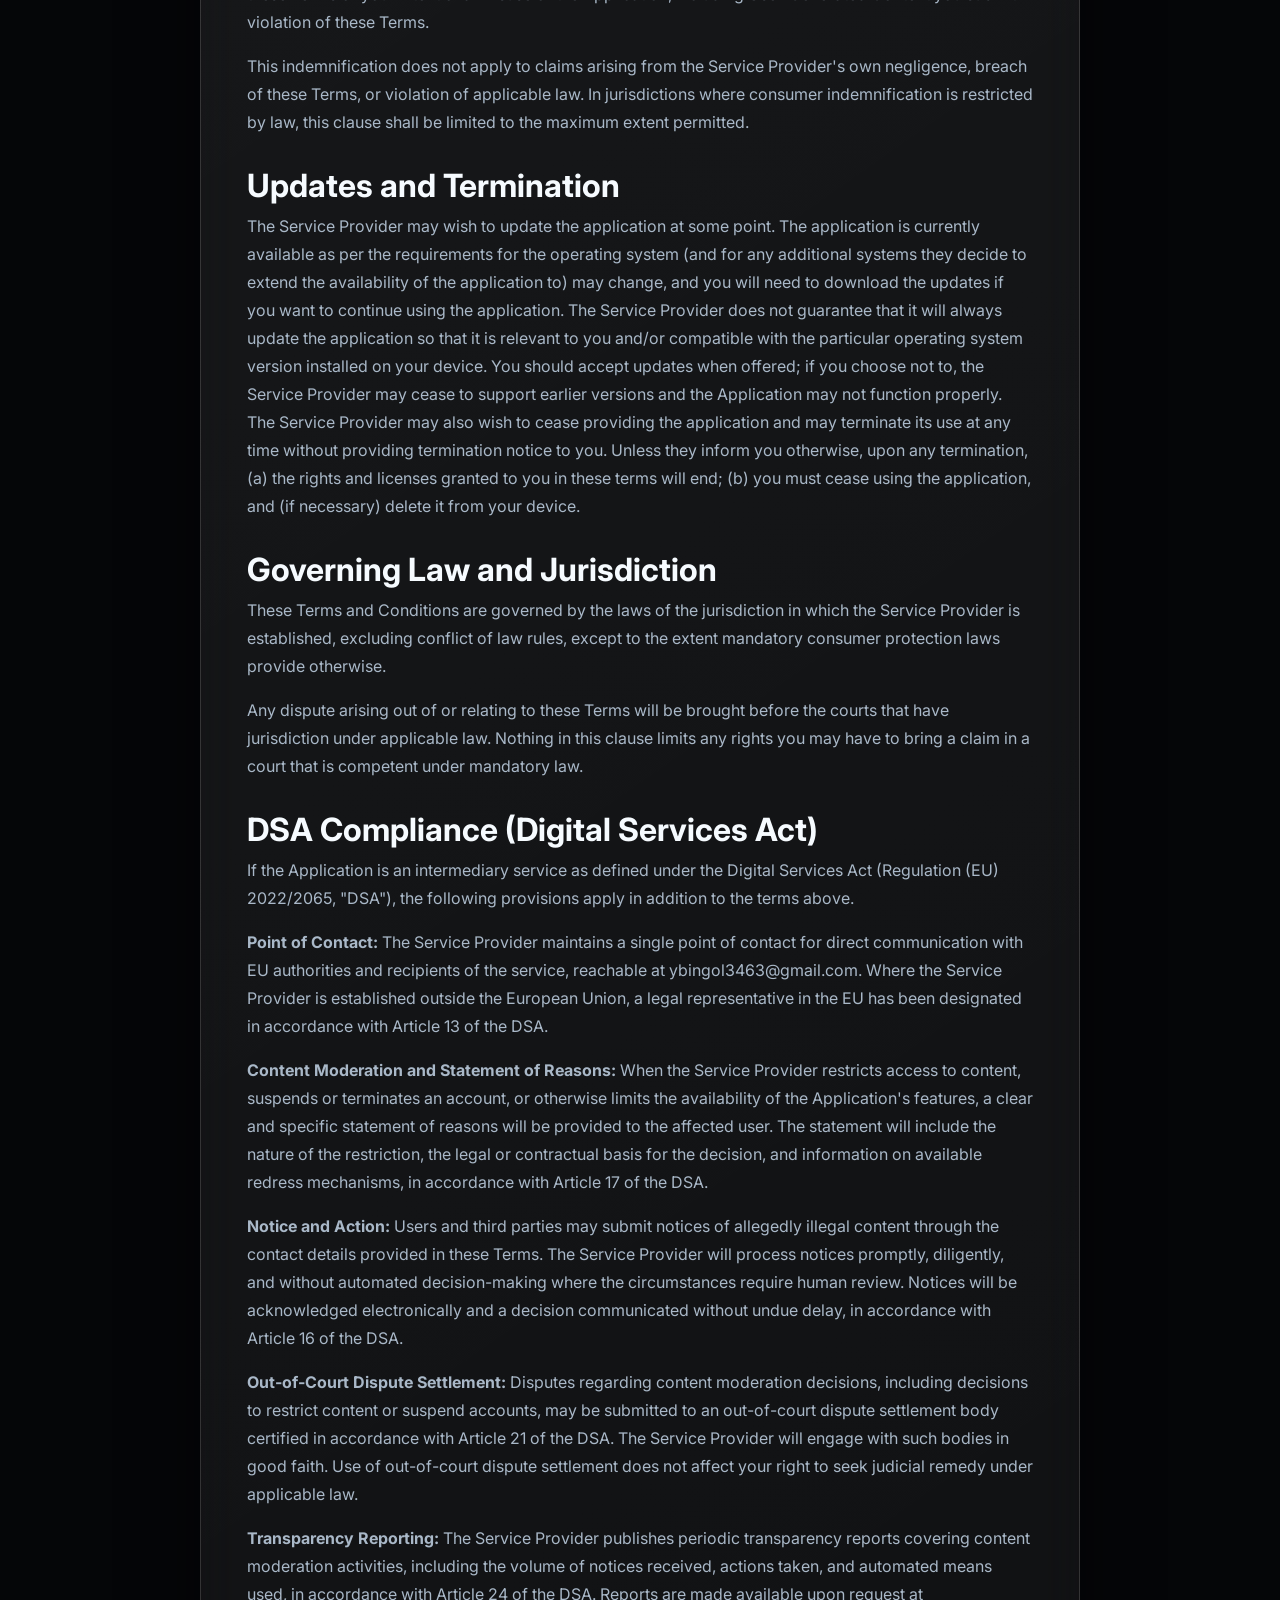
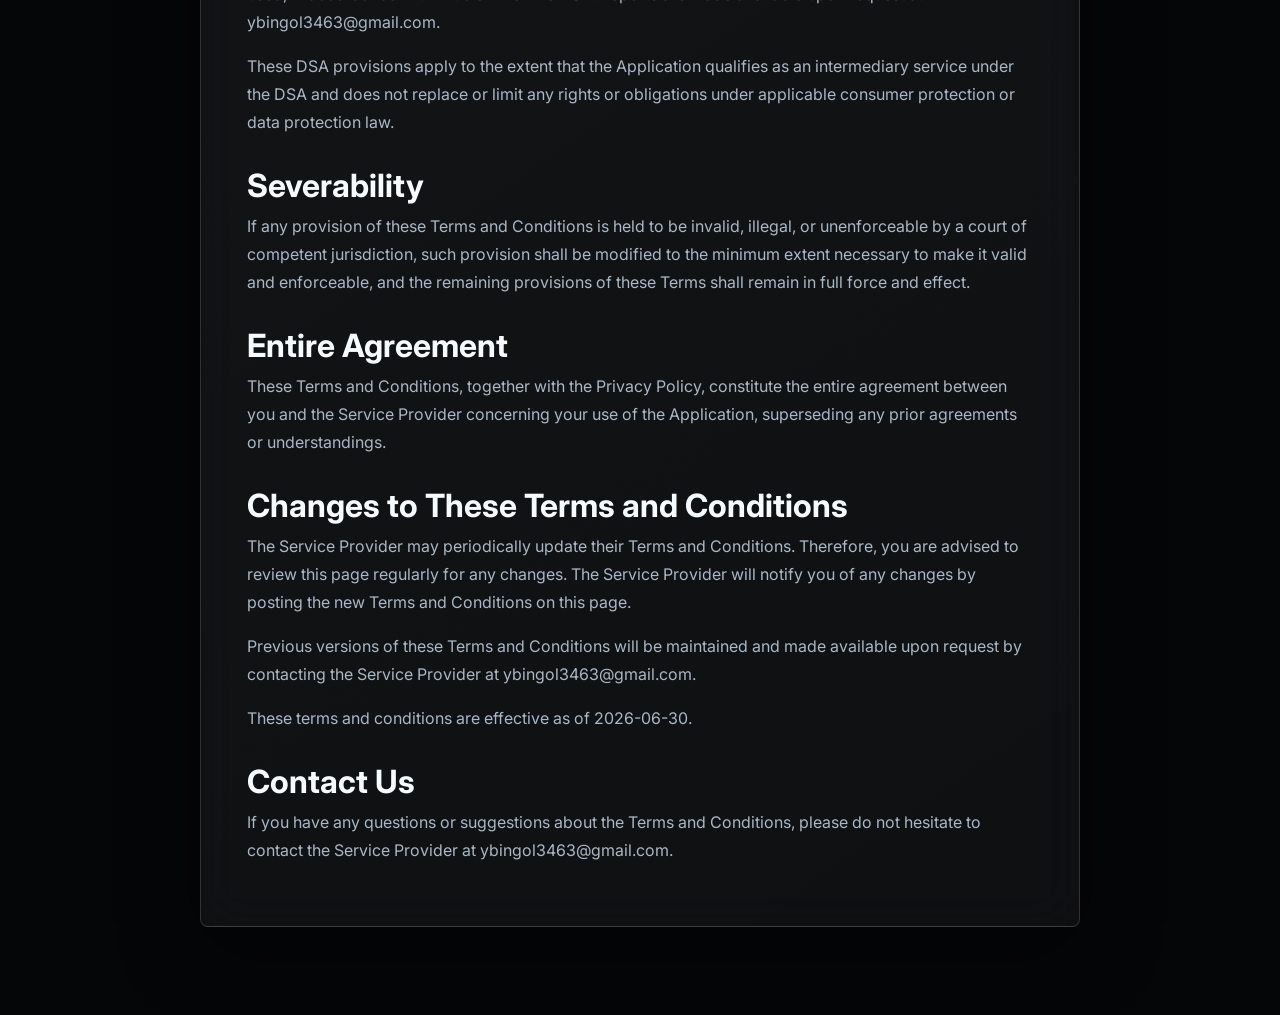
<file: tapontime/terms.html>
<!DOCTYPE html>
<html lang="en">
<head>
  <meta charset="UTF-8">
  <meta name="viewport" content="width=device-width, initial-scale=1.0">
  <meta name="description" content="Tap on Time Terms and Conditions">
  <title>Tap on Time Terms & Conditions</title>
  <link rel="preconnect" href="https://fonts.googleapis.com">
  <link rel="preconnect" href="https://fonts.gstatic.com" crossorigin>
  <link href="https://fonts.googleapis.com/css2?family=Inter:wght@400;600;800&family=JetBrains+Mono:wght@500;700&display=swap" rel="stylesheet">
  <link rel="stylesheet" href="../style.css">
</head>
<body class="privacy-page">
  <canvas id="starfield" aria-hidden="true"></canvas>
  <div class="noise-layer" aria-hidden="true"></div>
  <div class="cursor-glow" aria-hidden="true"></div>

  <header class="site-header">
    <a class="brand" href="../index.html">
      <span class="brand-mark">Z</span>
      <span>Tap on Time</span>
    </a>
    <nav aria-label="Legal navigation">
      <a href="../index.html">Home</a>
      <a href="../index.html#projects">Project</a>
      <a href="privacy.html">Privacy</a>
    </nav>
  </header>

  <main class="section-shell">
    <article class="glass-card privacy-card">
      <p class="eyebrow">Tap on Time Legal</p>
      <h1>Terms & Conditions</h1>
      <p>These terms and conditions apply to the Tap on Time app for mobile devices, together with any related services operated by zuzuverse (collectively, the "Application"). zuzuverse is hereby referred to as the "Service Provider".</p>
      <p>By downloading or using the Application, you agree to these Terms and Conditions. You should read them carefully before using the Application.</p>

      <h2>License to Use the Application</h2>
      <p>Subject to your compliance with these Terms, the Service Provider grants you a limited, non-exclusive, non-transferable, revocable license to install and use the Application on a mobile device for personal or internal business purposes. You may not reproduce, distribute, modify, create derivative works from, reverse engineer, decompile, or disassemble the Application, except as and only to the extent that such activity is expressly permitted by applicable law.</p>

      <h2>Intellectual Property</h2>
      <p>The Service Provider retains all intellectual property rights in the Application, including its code, design, trademarks, service marks, trade names, logos, and branding (the "IP"). Nothing in these Terms grants you any license or right to use the Service Provider's trademarks, logos, or branding for any purpose. You agree not to remove, alter, or obscure any copyright, trademark, or other proprietary notices displayed in or on the Application.</p>
      <p>Unauthorized copying, modification of the Application, any part of the Application, or the Service Provider's trademarks is strictly prohibited. Any attempts to extract the source code of the Application, translate the Application into other languages, or create derivative versions are not permitted. All trademarks, copyrights, database rights, and other intellectual property rights related to the Application remain the property of the Service Provider.</p>

      <h2>Termination</h2>
      <p>The Service Provider may suspend your access to the Application or services if you materially breach these Terms. The Service Provider will provide you with written notice of the breach and, where the breach is capable of cure, you will have 14 days from receipt of notice to remedy the breach. If you fail to cure the breach within that period, the Service Provider may terminate your access.</p>
      <p>The Service Provider may suspend or terminate your access immediately without notice if you violate applicable law, infringe intellectual property rights, or engage in activity that could cause harm to other users or the Service Provider.</p>
      <p>Upon termination, your right to use the Application will end and you must delete all copies from your devices.</p>
      <p>By accessing and using this Application, you represent that you are legally permitted to use it in your jurisdiction. You must be at least 16 years of age (the age of digital consent in your jurisdiction) to use the Application. If you are below 16, a parent or legal guardian must review and accept these Terms on your behalf.</p>

      <h2>User-Generated Content and Acceptable Use</h2>
      <p>If this Application allows users to post, share, or upload content, you agree not to post content that:</p>
      <ul>
        <li>Is illegal or violates third-party intellectual property rights (copyright, trademark, patents)</li>
        <li>Is abusive, threatening, harassing, defamatory, or hate speech</li>
        <li>Contains discrimination or incitement to violence or illegal activity</li>
        <li>Is spam, phishing, or contains malware</li>
        <li>Violates the privacy or personal data rights of others</li>
        <li>Is misleading, false, or deceptive</li>
        <li>Contains explicit violence or sexual content (unless age-gated appropriately)</li>
      </ul>
      <p>The Service Provider reserves the right to remove or disable access to content that violates these guidelines, suspend or terminate accounts of users who repeatedly violate these guidelines, cooperate with law enforcement if illegal content is reported, and moderate, filter, or hide content that violates these Terms, applicable law, or the guidelines set out above.</p>
      <p>Content submitted through the Application may be visible to other users or to the public, depending on how the Application functions.</p>
      <p>If you believe content violates these Terms, infringes your rights, or is unlawful, you may report it to the Service Provider at ybingol3463@gmail.com. The report should include enough information for the Service Provider to identify the content, evaluate the complaint, and contact you if follow-up is required.</p>
      <p>Where the Application provides such features, you may also report content, block other users, or mute notifications directly through the Application's interface. The Service Provider will review in-app reports with the same standards described in these Terms.</p>
      <p>The Service Provider may review reported content, request additional information where necessary, remove or restrict access to content, and take action against the responsible account where appropriate. Users affected by moderation decisions may contact the Service Provider at ybingol3463@gmail.com to request further review. The Service Provider will respond to appeals within a reasonable period and provide the reasons for any upheld moderation decision, subject to applicable law.</p>
      <p>By submitting User-Generated Content you grant the Service Provider a non-exclusive, worldwide, royalty-free license to use, reproduce, distribute, prepare derivative works of, display and perform the content in connection with the Application and the Service Provider's business. This license does not grant the Service Provider the right to sell or sublicense your content to third parties independently of the Application. You represent and warrant that you own or control all rights in the content you post and that use of the content does not violate these Terms or applicable law.</p>
      <p>Your content may include personal data. Processing of personal data related to User-Generated Content is governed by the Privacy Policy. Do not post personal data of others without their consent.</p>

      <h2>Service Changes and Charges</h2>
      <p>The Service Provider is dedicated to ensuring that the Application is as beneficial and efficient as possible. As such, they reserve the right to modify the Application or charge for their services at any time and for any reason. The Service Provider assures you that any charges for the Application or its services will be clearly communicated to you.</p>

      <h2>Device Security and Data</h2>
      <p>The Application stores and processes personal data that you have provided to the Service Provider in order to provide the Service. It is your responsibility to maintain the security of your phone and access to the Application. The Service Provider strongly advises against jailbreaking or rooting your phone, which involves removing software restrictions and limitations imposed by the official operating system of your device. Such actions could expose your phone to malware, viruses, malicious programs, compromise your phone's security features, and may result in the Application not functioning correctly or at all.</p>

      <h2>Third-Party Services</h2>
      <p>Please note that the Application utilizes third-party services that have their own Terms and Conditions. Below are the links to the Terms and Conditions of the third-party service providers used by the Application:</p>
      <ul>
        <li><a href="https://developers.google.com/admob/terms" target="_blank" rel="noopener noreferrer">AdMob</a></li>
      </ul>

      <h2>Connectivity and Mobile Charges</h2>
      <p>Please be aware that the Service Provider does not assume responsibility for certain aspects. Some functions of the Application require an active internet connection, which can be Wi-Fi or provided by your mobile network provider. The Service Provider cannot be held responsible if the Application does not function at full capacity due to lack of access to Wi-Fi or if you have exhausted your data allowance.</p>
      <p>If you are using the application outside of a Wi-Fi area, please be aware that your mobile network provider's agreement terms still apply. Consequently, you may incur charges from your mobile provider for data usage during the connection to the application, or other third-party charges. By using the application, you accept responsibility for any such charges, including roaming data charges if you use the application outside of your home territory (i.e., region or country) without disabling data roaming. If you are not the bill payer for the device on which you are using the application, they assume that you have obtained permission from the bill payer.</p>

      <h2>User Responsibility</h2>
      <p>Similarly, the Service Provider cannot always assume responsibility for your usage of the application. For instance, it is your responsibility to ensure that your device remains charged. If your device runs out of battery and you are unable to access the Service, the Service Provider cannot be held responsible.</p>
      <p>Nothing in these Terms shall limit any rights you have under applicable consumer protection laws that cannot be lawfully excluded.</p>

      <h2>Limitation of Liability</h2>
      <p>To the fullest extent permitted by law, the Service Provider shall not be liable for any indirect, incidental, special, consequential, or punitive damages, including but not limited to lost profits, data loss, or business interruption, even if advised of the possibility of such damages.</p>
      <p>However, the Service Provider retains full liability for death or personal injury caused by negligence, fraud or fraudulent misrepresentation, and any other liability that cannot be excluded or limited under applicable law.</p>
      <p>To the fullest extent permitted by law, the total liability of the Service Provider for any claim shall not exceed the amount paid by you to the Service Provider for the Application in the 12 months preceding the claim, or the minimum amount that must be paid under applicable law, whichever is greater. If the Application is provided free of charge, this means the Service Provider's liability is limited to the minimum amount permitted by applicable law.</p>
      <p>The Service Provider accepts no liability for any loss, direct or indirect, that you experience as a result of relying entirely on third-party information provided through this Application, or for inaccuracies in content provided by third parties.</p>

      <h2>Indemnification</h2>
      <p>To the fullest extent permitted by law, you agree to indemnify and hold harmless the Service Provider, its affiliates, officers, directors, employees and agents from and against any claims, liabilities, damages, losses and expenses, including reasonable legal fees, arising out of or directly related to your breach of these Terms or your intentional misuse of the Application, including User-Generated Content you submit in violation of these Terms.</p>
      <p>This indemnification does not apply to claims arising from the Service Provider's own negligence, breach of these Terms, or violation of applicable law. In jurisdictions where consumer indemnification is restricted by law, this clause shall be limited to the maximum extent permitted.</p>

      <h2>Updates and Termination</h2>
      <p>The Service Provider may wish to update the application at some point. The application is currently available as per the requirements for the operating system (and for any additional systems they decide to extend the availability of the application to) may change, and you will need to download the updates if you want to continue using the application. The Service Provider does not guarantee that it will always update the application so that it is relevant to you and/or compatible with the particular operating system version installed on your device. You should accept updates when offered; if you choose not to, the Service Provider may cease to support earlier versions and the Application may not function properly. The Service Provider may also wish to cease providing the application and may terminate its use at any time without providing termination notice to you. Unless they inform you otherwise, upon any termination, (a) the rights and licenses granted to you in these terms will end; (b) you must cease using the application, and (if necessary) delete it from your device.</p>

      <h2>Governing Law and Jurisdiction</h2>
      <p>These Terms and Conditions are governed by the laws of the jurisdiction in which the Service Provider is established, excluding conflict of law rules, except to the extent mandatory consumer protection laws provide otherwise.</p>
      <p>Any dispute arising out of or relating to these Terms will be brought before the courts that have jurisdiction under applicable law. Nothing in this clause limits any rights you may have to bring a claim in a court that is competent under mandatory law.</p>

      <h2>DSA Compliance (Digital Services Act)</h2>
      <p>If the Application is an intermediary service as defined under the Digital Services Act (Regulation (EU) 2022/2065, "DSA"), the following provisions apply in addition to the terms above.</p>
      <p><strong>Point of Contact:</strong> The Service Provider maintains a single point of contact for direct communication with EU authorities and recipients of the service, reachable at ybingol3463@gmail.com. Where the Service Provider is established outside the European Union, a legal representative in the EU has been designated in accordance with Article 13 of the DSA.</p>
      <p><strong>Content Moderation and Statement of Reasons:</strong> When the Service Provider restricts access to content, suspends or terminates an account, or otherwise limits the availability of the Application's features, a clear and specific statement of reasons will be provided to the affected user. The statement will include the nature of the restriction, the legal or contractual basis for the decision, and information on available redress mechanisms, in accordance with Article 17 of the DSA.</p>
      <p><strong>Notice and Action:</strong> Users and third parties may submit notices of allegedly illegal content through the contact details provided in these Terms. The Service Provider will process notices promptly, diligently, and without automated decision-making where the circumstances require human review. Notices will be acknowledged electronically and a decision communicated without undue delay, in accordance with Article 16 of the DSA.</p>
      <p><strong>Out-of-Court Dispute Settlement:</strong> Disputes regarding content moderation decisions, including decisions to restrict content or suspend accounts, may be submitted to an out-of-court dispute settlement body certified in accordance with Article 21 of the DSA. The Service Provider will engage with such bodies in good faith. Use of out-of-court dispute settlement does not affect your right to seek judicial remedy under applicable law.</p>
      <p><strong>Transparency Reporting:</strong> The Service Provider publishes periodic transparency reports covering content moderation activities, including the volume of notices received, actions taken, and automated means used, in accordance with Article 24 of the DSA. Reports are made available upon request at ybingol3463@gmail.com.</p>
      <p>These DSA provisions apply to the extent that the Application qualifies as an intermediary service under the DSA and does not replace or limit any rights or obligations under applicable consumer protection or data protection law.</p>

      <h2>Severability</h2>
      <p>If any provision of these Terms and Conditions is held to be invalid, illegal, or unenforceable by a court of competent jurisdiction, such provision shall be modified to the minimum extent necessary to make it valid and enforceable, and the remaining provisions of these Terms shall remain in full force and effect.</p>

      <h2>Entire Agreement</h2>
      <p>These Terms and Conditions, together with the Privacy Policy, constitute the entire agreement between you and the Service Provider concerning your use of the Application, superseding any prior agreements or understandings.</p>

      <h2>Changes to These Terms and Conditions</h2>
      <p>The Service Provider may periodically update their Terms and Conditions. Therefore, you are advised to review this page regularly for any changes. The Service Provider will notify you of any changes by posting the new Terms and Conditions on this page.</p>
      <p>Previous versions of these Terms and Conditions will be maintained and made available upon request by contacting the Service Provider at ybingol3463@gmail.com.</p>
      <p>These terms and conditions are effective as of 2026-06-30.</p>

      <h2>Contact Us</h2>
      <p>If you have any questions or suggestions about the Terms and Conditions, please do not hesitate to contact the Service Provider at ybingol3463@gmail.com.</p>
    </article>
  </main>

  <script src="../script.js"></script>
</body>
</html>
</file>
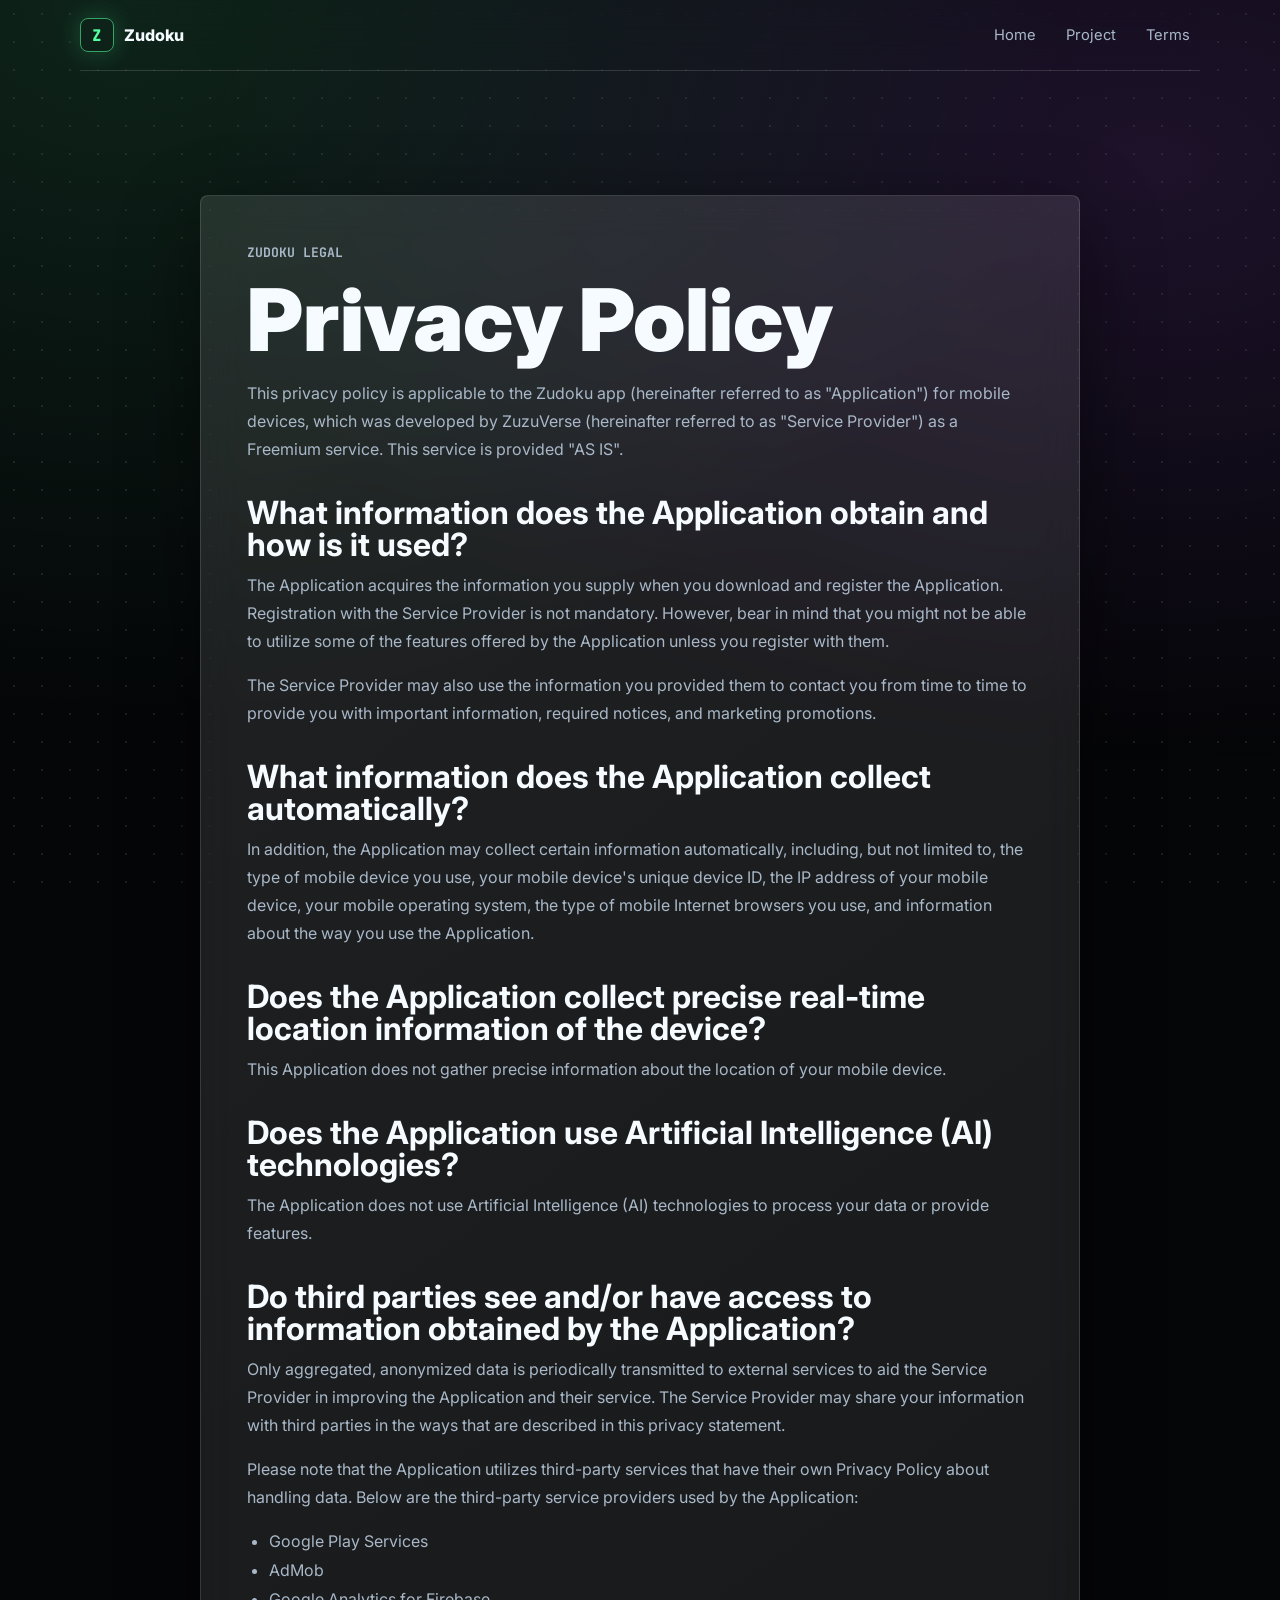
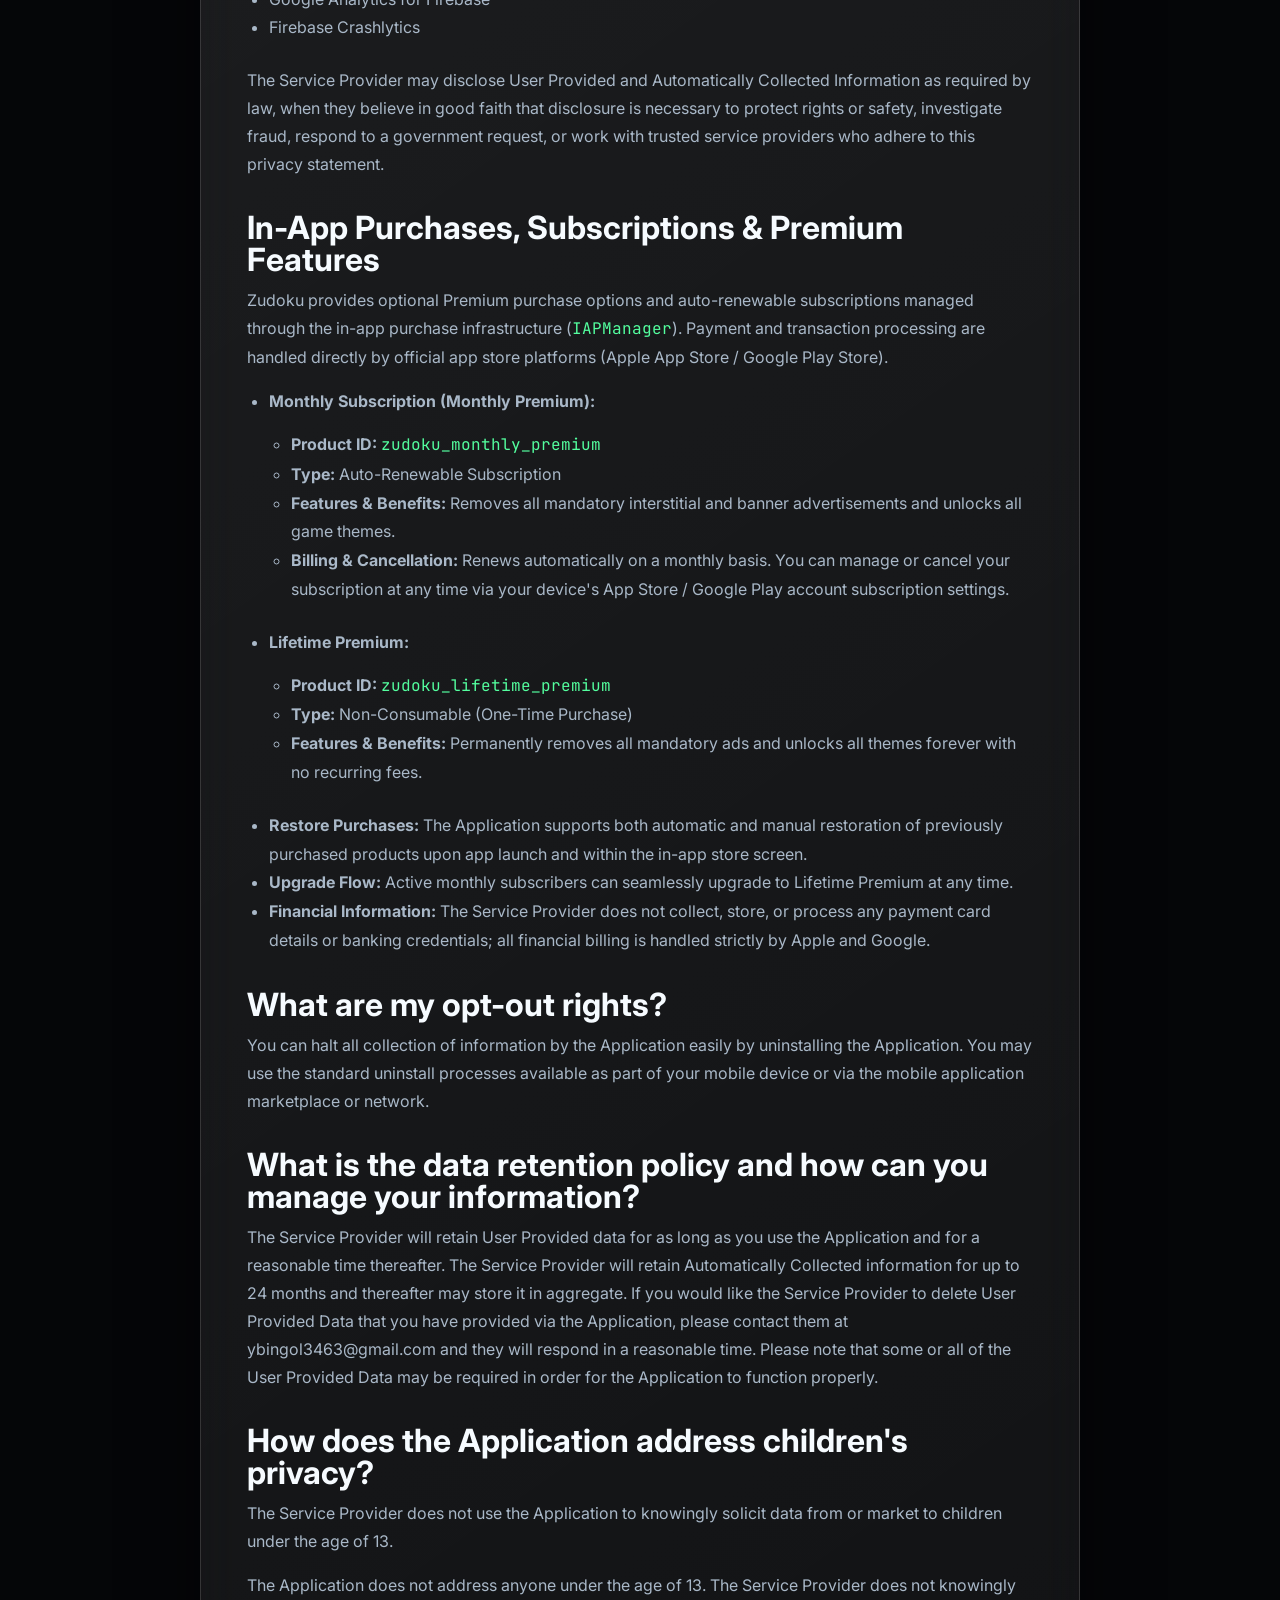
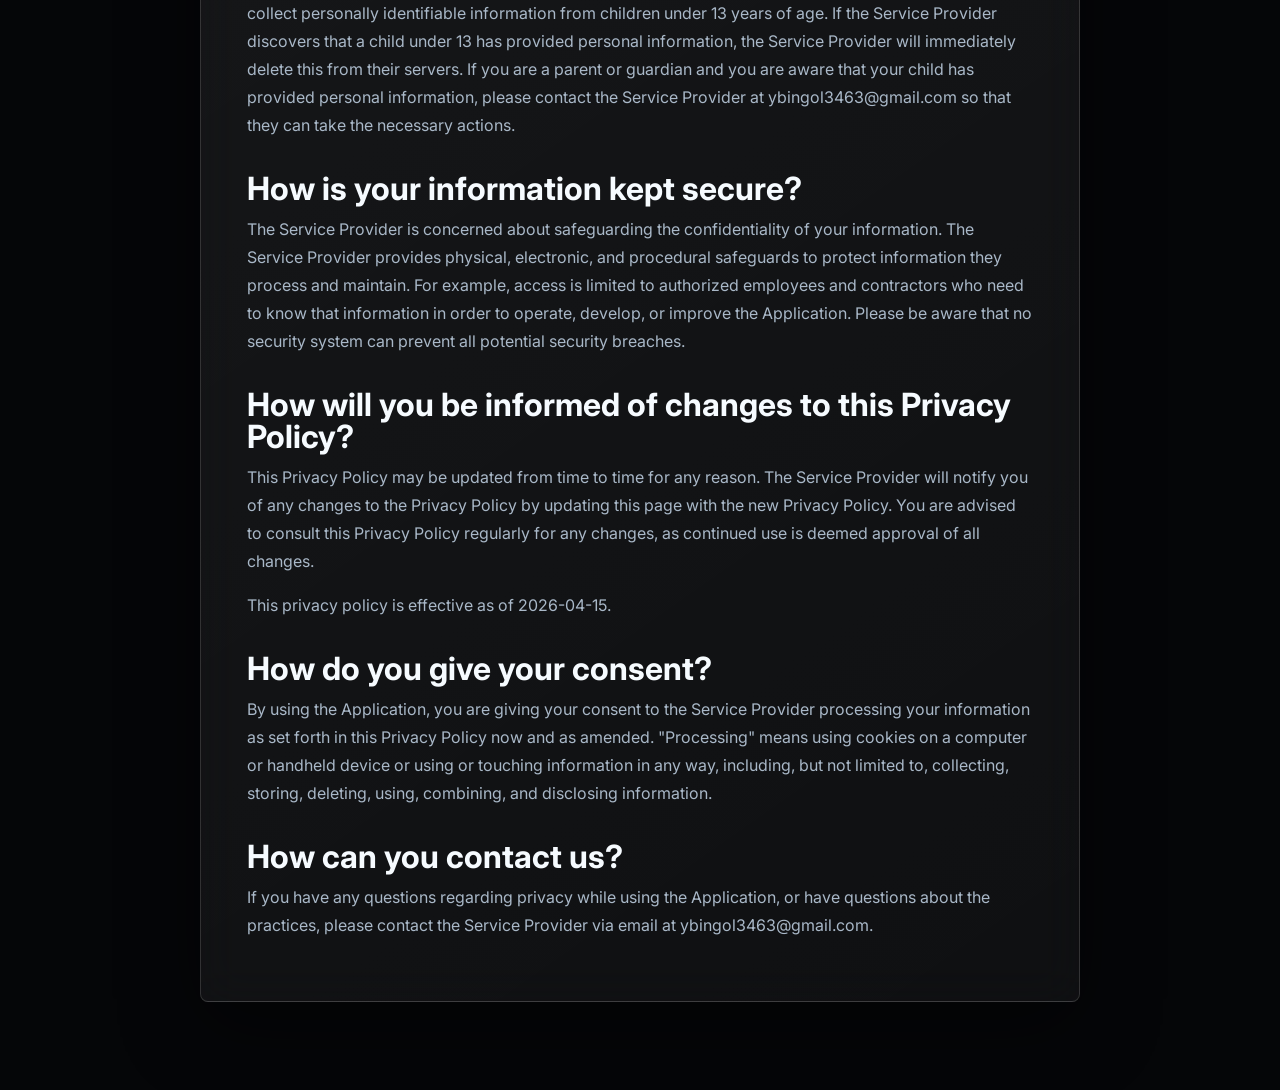
<file: zudoku/privacy.html>
<!DOCTYPE html>
<html lang="en">
<head>
  <meta charset="UTF-8">
  <meta name="viewport" content="width=device-width, initial-scale=1.0">
  <meta name="description" content="Zudoku Privacy Policy">
  <title>Zudoku Privacy Policy</title>
  <link rel="preconnect" href="https://fonts.googleapis.com">
  <link rel="preconnect" href="https://fonts.gstatic.com" crossorigin>
  <link href="https://fonts.googleapis.com/css2?family=Inter:wght@400;600;800&family=JetBrains+Mono:wght@500;700&display=swap" rel="stylesheet">
  <link rel="stylesheet" href="../style.css">
</head>
<body class="privacy-page">
  <canvas id="starfield" aria-hidden="true"></canvas>
  <div class="noise-layer" aria-hidden="true"></div>
  <div class="cursor-glow" aria-hidden="true"></div>

  <header class="site-header">
    <a class="brand" href="../index.html">
      <span class="brand-mark">Z</span>
      <span>Zudoku</span>
    </a>
    <nav aria-label="Legal navigation">
      <a href="../index.html">Home</a>
      <a href="../index.html#projects">Project</a>
      <a href="terms.html">Terms</a>
    </nav>
  </header>

  <main class="section-shell">
    <article class="glass-card privacy-card">
      <p class="eyebrow">Zudoku Legal</p>
      <h1>Privacy Policy</h1>
      <p>This privacy policy is applicable to the Zudoku app (hereinafter referred to as "Application") for mobile devices, which was developed by ZuzuVerse (hereinafter referred to as "Service Provider") as a Freemium service. This service is provided "AS IS".</p>

      <h2>What information does the Application obtain and how is it used?</h2>
      <p>The Application acquires the information you supply when you download and register the Application. Registration with the Service Provider is not mandatory. However, bear in mind that you might not be able to utilize some of the features offered by the Application unless you register with them.</p>
      <p>The Service Provider may also use the information you provided them to contact you from time to time to provide you with important information, required notices, and marketing promotions.</p>

      <h2>What information does the Application collect automatically?</h2>
      <p>In addition, the Application may collect certain information automatically, including, but not limited to, the type of mobile device you use, your mobile device's unique device ID, the IP address of your mobile device, your mobile operating system, the type of mobile Internet browsers you use, and information about the way you use the Application.</p>

      <h2>Does the Application collect precise real-time location information of the device?</h2>
      <p>This Application does not gather precise information about the location of your mobile device.</p>

      <h2>Does the Application use Artificial Intelligence (AI) technologies?</h2>
      <p>The Application does not use Artificial Intelligence (AI) technologies to process your data or provide features.</p>

      <h2>Do third parties see and/or have access to information obtained by the Application?</h2>
      <p>Only aggregated, anonymized data is periodically transmitted to external services to aid the Service Provider in improving the Application and their service. The Service Provider may share your information with third parties in the ways that are described in this privacy statement.</p>
      <p>Please note that the Application utilizes third-party services that have their own Privacy Policy about handling data. Below are the third-party service providers used by the Application:</p>
      <ul>
        <li>Google Play Services</li>
        <li>AdMob</li>
        <li>Google Analytics for Firebase</li>
        <li>Firebase Crashlytics</li>
      </ul>
      <p>The Service Provider may disclose User Provided and Automatically Collected Information as required by law, when they believe in good faith that disclosure is necessary to protect rights or safety, investigate fraud, respond to a government request, or work with trusted service providers who adhere to this privacy statement.</p>

      <h2>In-App Purchases, Subscriptions & Premium Features</h2>
      <p>Zudoku provides optional Premium purchase options and auto-renewable subscriptions managed through the in-app purchase infrastructure (<code>IAPManager</code>). Payment and transaction processing are handled directly by official app store platforms (Apple App Store / Google Play Store).</p>
      <ul>
        <li><strong>Monthly Subscription (Monthly Premium):</strong>
          <ul>
            <li><strong>Product ID:</strong> <code>zudoku_monthly_premium</code></li>
            <li><strong>Type:</strong> Auto-Renewable Subscription</li>
            <li><strong>Features & Benefits:</strong> Removes all mandatory interstitial and banner advertisements and unlocks all game themes.</li>
            <li><strong>Billing & Cancellation:</strong> Renews automatically on a monthly basis. You can manage or cancel your subscription at any time via your device's App Store / Google Play account subscription settings.</li>
          </ul>
        </li>
        <li><strong>Lifetime Premium:</strong>
          <ul>
            <li><strong>Product ID:</strong> <code>zudoku_lifetime_premium</code></li>
            <li><strong>Type:</strong> Non-Consumable (One-Time Purchase)</li>
            <li><strong>Features & Benefits:</strong> Permanently removes all mandatory ads and unlocks all themes forever with no recurring fees.</li>
          </ul>
        </li>
        <li><strong>Restore Purchases:</strong> The Application supports both automatic and manual restoration of previously purchased products upon app launch and within the in-app store screen.</li>
        <li><strong>Upgrade Flow:</strong> Active monthly subscribers can seamlessly upgrade to Lifetime Premium at any time.</li>
        <li><strong>Financial Information:</strong> The Service Provider does not collect, store, or process any payment card details or banking credentials; all financial billing is handled strictly by Apple and Google.</li>
      </ul>

      <h2>What are my opt-out rights?</h2>
      <p>You can halt all collection of information by the Application easily by uninstalling the Application. You may use the standard uninstall processes available as part of your mobile device or via the mobile application marketplace or network.</p>

      <h2>What is the data retention policy and how can you manage your information?</h2>
      <p>The Service Provider will retain User Provided data for as long as you use the Application and for a reasonable time thereafter. The Service Provider will retain Automatically Collected information for up to 24 months and thereafter may store it in aggregate. If you would like the Service Provider to delete User Provided Data that you have provided via the Application, please contact them at ybingol3463@gmail.com and they will respond in a reasonable time. Please note that some or all of the User Provided Data may be required in order for the Application to function properly.</p>

      <h2>How does the Application address children's privacy?</h2>
      <p>The Service Provider does not use the Application to knowingly solicit data from or market to children under the age of 13.</p>
      <p>The Application does not address anyone under the age of 13. The Service Provider does not knowingly collect personally identifiable information from children under 13 years of age. If the Service Provider discovers that a child under 13 has provided personal information, the Service Provider will immediately delete this from their servers. If you are a parent or guardian and you are aware that your child has provided personal information, please contact the Service Provider at ybingol3463@gmail.com so that they can take the necessary actions.</p>

      <h2>How is your information kept secure?</h2>
      <p>The Service Provider is concerned about safeguarding the confidentiality of your information. The Service Provider provides physical, electronic, and procedural safeguards to protect information they process and maintain. For example, access is limited to authorized employees and contractors who need to know that information in order to operate, develop, or improve the Application. Please be aware that no security system can prevent all potential security breaches.</p>

      <h2>How will you be informed of changes to this Privacy Policy?</h2>
      <p>This Privacy Policy may be updated from time to time for any reason. The Service Provider will notify you of any changes to the Privacy Policy by updating this page with the new Privacy Policy. You are advised to consult this Privacy Policy regularly for any changes, as continued use is deemed approval of all changes.</p>
      <p>This privacy policy is effective as of 2026-04-15.</p>

      <h2>How do you give your consent?</h2>
      <p>By using the Application, you are giving your consent to the Service Provider processing your information as set forth in this Privacy Policy now and as amended. "Processing" means using cookies on a computer or handheld device or using or touching information in any way, including, but not limited to, collecting, storing, deleting, using, combining, and disclosing information.</p>

      <h2>How can you contact us?</h2>
      <p>If you have any questions regarding privacy while using the Application, or have questions about the practices, please contact the Service Provider via email at ybingol3463@gmail.com.</p>
    </article>
  </main>

  <script src="../script.js"></script>
</body>
</html>
</file>
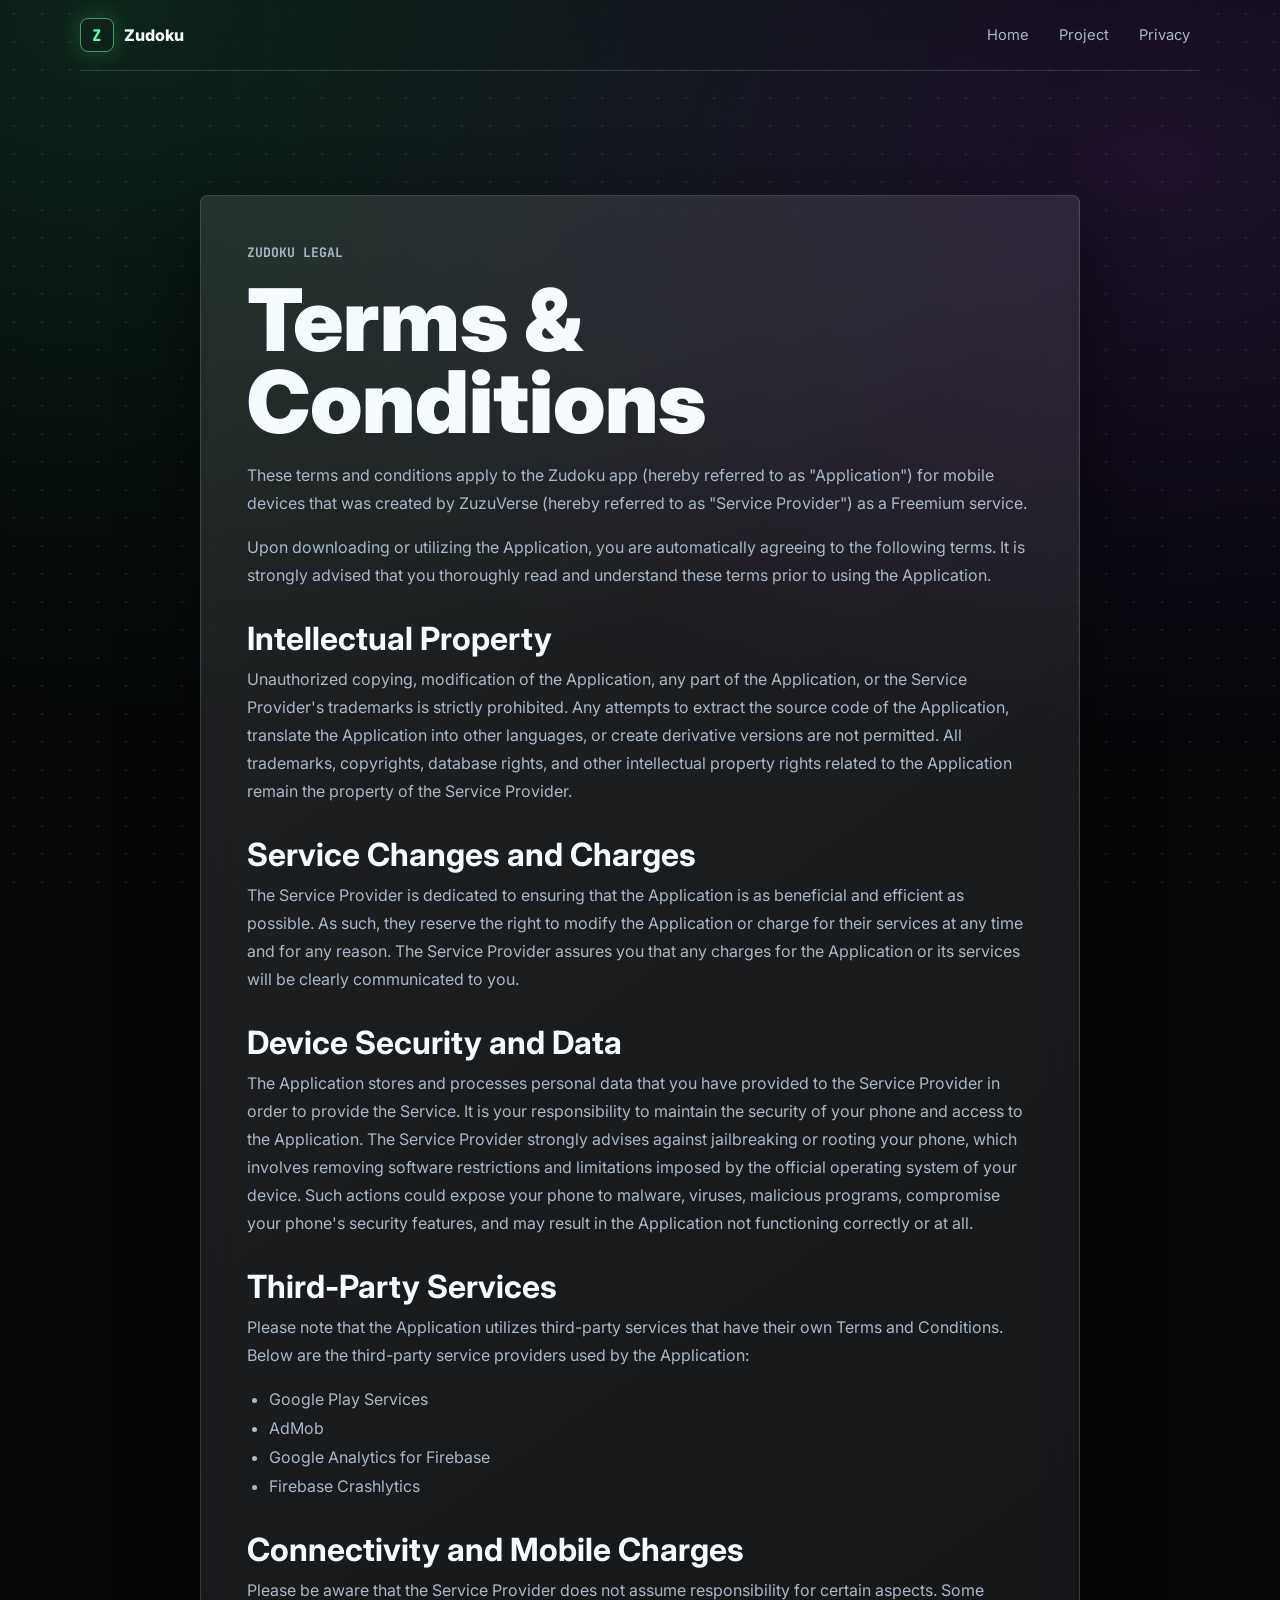
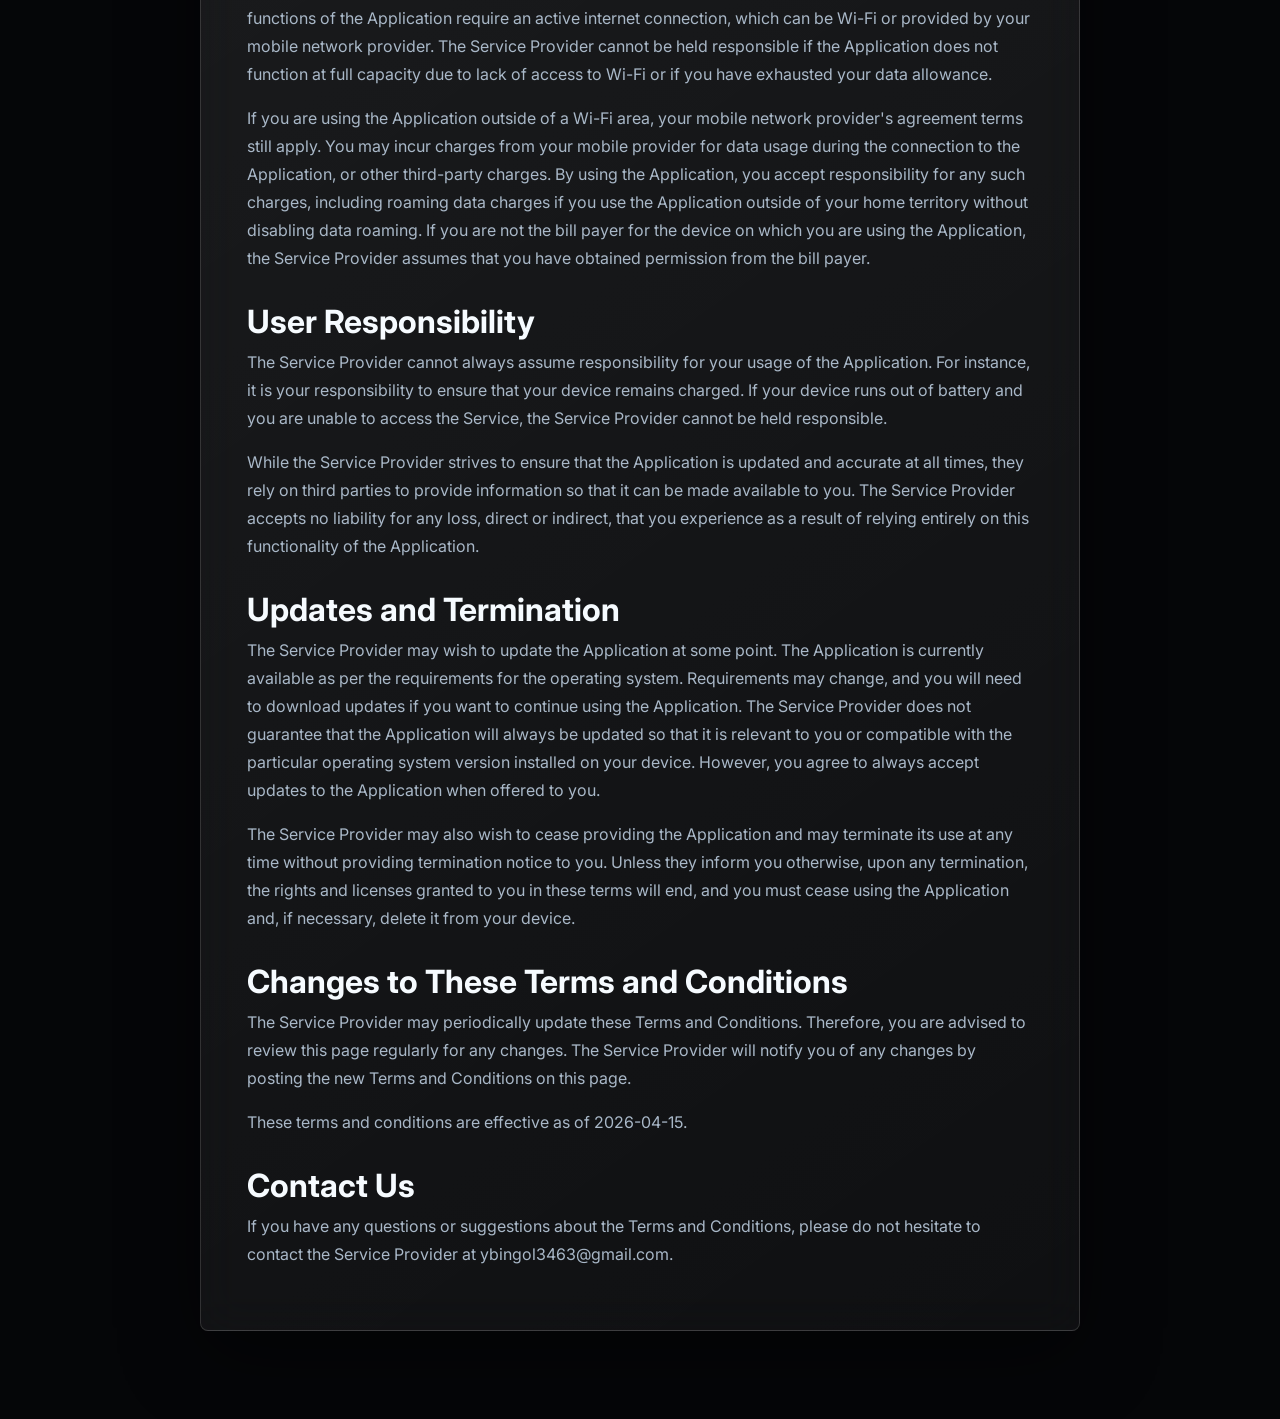
<file: zudoku/terms.html>
<!DOCTYPE html>
<html lang="en">
<head>
  <meta charset="UTF-8">
  <meta name="viewport" content="width=device-width, initial-scale=1.0">
  <meta name="description" content="Zudoku Terms and Conditions">
  <title>Zudoku Terms & Conditions</title>
  <link rel="preconnect" href="https://fonts.googleapis.com">
  <link rel="preconnect" href="https://fonts.gstatic.com" crossorigin>
  <link href="https://fonts.googleapis.com/css2?family=Inter:wght@400;600;800&family=JetBrains+Mono:wght@500;700&display=swap" rel="stylesheet">
  <link rel="stylesheet" href="../style.css">
</head>
<body class="privacy-page">
  <canvas id="starfield" aria-hidden="true"></canvas>
  <div class="noise-layer" aria-hidden="true"></div>
  <div class="cursor-glow" aria-hidden="true"></div>

  <header class="site-header">
    <a class="brand" href="../index.html">
      <span class="brand-mark">Z</span>
      <span>Zudoku</span>
    </a>
    <nav aria-label="Legal navigation">
      <a href="../index.html">Home</a>
      <a href="../index.html#projects">Project</a>
      <a href="privacy.html">Privacy</a>
    </nav>
  </header>

  <main class="section-shell">
    <article class="glass-card privacy-card">
      <p class="eyebrow">Zudoku Legal</p>
      <h1>Terms & Conditions</h1>
      <p>These terms and conditions apply to the Zudoku app (hereby referred to as "Application") for mobile devices that was created by ZuzuVerse (hereby referred to as "Service Provider") as a Freemium service.</p>
      <p>Upon downloading or utilizing the Application, you are automatically agreeing to the following terms. It is strongly advised that you thoroughly read and understand these terms prior to using the Application.</p>

      <h2>Intellectual Property</h2>
      <p>Unauthorized copying, modification of the Application, any part of the Application, or the Service Provider's trademarks is strictly prohibited. Any attempts to extract the source code of the Application, translate the Application into other languages, or create derivative versions are not permitted. All trademarks, copyrights, database rights, and other intellectual property rights related to the Application remain the property of the Service Provider.</p>

      <h2>Service Changes and Charges</h2>
      <p>The Service Provider is dedicated to ensuring that the Application is as beneficial and efficient as possible. As such, they reserve the right to modify the Application or charge for their services at any time and for any reason. The Service Provider assures you that any charges for the Application or its services will be clearly communicated to you.</p>

      <h2>Device Security and Data</h2>
      <p>The Application stores and processes personal data that you have provided to the Service Provider in order to provide the Service. It is your responsibility to maintain the security of your phone and access to the Application. The Service Provider strongly advises against jailbreaking or rooting your phone, which involves removing software restrictions and limitations imposed by the official operating system of your device. Such actions could expose your phone to malware, viruses, malicious programs, compromise your phone's security features, and may result in the Application not functioning correctly or at all.</p>

      <h2>Third-Party Services</h2>
      <p>Please note that the Application utilizes third-party services that have their own Terms and Conditions. Below are the third-party service providers used by the Application:</p>
      <ul>
        <li>Google Play Services</li>
        <li>AdMob</li>
        <li>Google Analytics for Firebase</li>
        <li>Firebase Crashlytics</li>
      </ul>

      <h2>Connectivity and Mobile Charges</h2>
      <p>Please be aware that the Service Provider does not assume responsibility for certain aspects. Some functions of the Application require an active internet connection, which can be Wi-Fi or provided by your mobile network provider. The Service Provider cannot be held responsible if the Application does not function at full capacity due to lack of access to Wi-Fi or if you have exhausted your data allowance.</p>
      <p>If you are using the Application outside of a Wi-Fi area, your mobile network provider's agreement terms still apply. You may incur charges from your mobile provider for data usage during the connection to the Application, or other third-party charges. By using the Application, you accept responsibility for any such charges, including roaming data charges if you use the Application outside of your home territory without disabling data roaming. If you are not the bill payer for the device on which you are using the Application, the Service Provider assumes that you have obtained permission from the bill payer.</p>

      <h2>User Responsibility</h2>
      <p>The Service Provider cannot always assume responsibility for your usage of the Application. For instance, it is your responsibility to ensure that your device remains charged. If your device runs out of battery and you are unable to access the Service, the Service Provider cannot be held responsible.</p>
      <p>While the Service Provider strives to ensure that the Application is updated and accurate at all times, they rely on third parties to provide information so that it can be made available to you. The Service Provider accepts no liability for any loss, direct or indirect, that you experience as a result of relying entirely on this functionality of the Application.</p>

      <h2>Updates and Termination</h2>
      <p>The Service Provider may wish to update the Application at some point. The Application is currently available as per the requirements for the operating system. Requirements may change, and you will need to download updates if you want to continue using the Application. The Service Provider does not guarantee that the Application will always be updated so that it is relevant to you or compatible with the particular operating system version installed on your device. However, you agree to always accept updates to the Application when offered to you.</p>
      <p>The Service Provider may also wish to cease providing the Application and may terminate its use at any time without providing termination notice to you. Unless they inform you otherwise, upon any termination, the rights and licenses granted to you in these terms will end, and you must cease using the Application and, if necessary, delete it from your device.</p>

      <h2>Changes to These Terms and Conditions</h2>
      <p>The Service Provider may periodically update these Terms and Conditions. Therefore, you are advised to review this page regularly for any changes. The Service Provider will notify you of any changes by posting the new Terms and Conditions on this page.</p>
      <p>These terms and conditions are effective as of 2026-04-15.</p>

      <h2>Contact Us</h2>
      <p>If you have any questions or suggestions about the Terms and Conditions, please do not hesitate to contact the Service Provider at ybingol3463@gmail.com.</p>
    </article>
  </main>

  <script src="../script.js"></script>
</body>
</html>
</file>
<file: style.css>
:root {
  color-scheme: dark;
  --bg: #050608;
  --panel: rgba(13, 17, 23, 0.72);
  --panel-strong: rgba(17, 24, 39, 0.86);
  --text: #f6fbff;
  --muted: #a9b8c8;
  --neon: #54ff9f;
  --neon-2: #b35cff;
  --line: rgba(255, 255, 255, 0.14);
  --shadow: 0 24px 80px rgba(0, 0, 0, 0.46);
  --radius: 8px;
}

* {
  box-sizing: border-box;
}

html {
  scroll-behavior: smooth;
  scroll-padding-top: 90px;
}

body {
  min-height: 100vh;
  margin: 0;
  isolation: isolate;
  background: var(--bg);
  color: var(--text);
  font-family: Inter, system-ui, sans-serif;
  letter-spacing: 0;
}

a {
  color: inherit;
  text-decoration: none;
}

button {
  font: inherit;
}

code {
  color: var(--neon);
  font-family: "JetBrains Mono", monospace;
}

#starfield,
.noise-layer {
  position: fixed;
  inset: 0;
  pointer-events: none;
}

#starfield {
  z-index: -1;
  opacity: 0.32;
}

.noise-layer {
  z-index: -2;
  background:
    radial-gradient(ellipse at 10% 0%, rgba(84, 255, 159, 0.12), transparent 58%),
    radial-gradient(ellipse at 90% 18%, rgba(179, 92, 255, 0.14), transparent 58%),
    radial-gradient(circle, rgba(255, 255, 255, 0.09) 1px, transparent 1px) 0 0 / 28px 28px;
}

.site-header {
  position: sticky;
  top: 0;
  z-index: 10;
  display: flex;
  flex-wrap: wrap;
  align-items: center;
  justify-content: space-between;
  gap: 1rem;
  width: min(1120px, calc(100% - 32px));
  margin: 0 auto;
  padding: 18px 0;
  border-bottom: 1px solid var(--line);
  backdrop-filter: blur(16px);
}

.brand,
nav {
  display: flex;
  align-items: center;
  gap: 10px;
}

.brand {
  font-weight: 800;
}

.brand-mark {
  display: grid;
  width: 34px;
  height: 34px;
  place-items: center;
  border: 1px solid rgba(84, 255, 159, 0.58);
  border-radius: 8px;
  color: var(--neon);
  font-family: "JetBrains Mono", monospace;
  box-shadow: 0 0 24px rgba(84, 255, 159, 0.22);
}

nav {
  flex-wrap: wrap;
  justify-content: flex-end;
}

nav a {
  padding: 8px 10px;
  border-radius: 8px;
  color: var(--muted);
  font-size: 0.92rem;
}

nav a:hover {
  color: var(--text);
  background: rgba(255, 255, 255, 0.08);
}

.section-shell {
  width: min(1120px, calc(100% - 32px));
  margin: 0 auto;
  padding: 88px 0;
}

.hero {
  display: grid;
  grid-template-columns: minmax(0, 3fr) minmax(0, 2fr);
  align-items: center;
  gap: clamp(28px, 6vw, 72px);
  padding-block: clamp(44px, 7vw, 96px) clamp(24px, 4vw, 52px);
}

.hero h1 {
  font-size: clamp(3rem, 7vw, 6rem);
  letter-spacing: -0.055em;
}

.hero-period {
  color: var(--neon);
}

.profile-panel {
  overflow: hidden;
  font-family: "JetBrains Mono", monospace;
}

.profile-bar {
  display: flex;
  align-items: center;
  gap: 12px;
  padding: 12px 18px;
  border-bottom: 1px solid var(--line);
  color: var(--muted);
  font-size: 0.8rem;
}

.profile-dot {
  width: 8px;
  height: 8px;
  border-radius: 50%;
  background: var(--neon);
}

.profile-panel pre {
  margin: 0;
  padding: 18px;
  overflow-x: auto;
  font-size: clamp(0.78rem, 1.4vw, 0.95rem);
  line-height: 1.65;
}

.profile-panel code {
  color: var(--text);
}

.code-keyword {
  color: #d3a3ff;
}

.code-value {
  color: var(--neon);
}

.eyebrow {
  margin: 0 0 14px;
  color: var(--neon);
  font-family: "JetBrains Mono", monospace;
  font-size: 0.82rem;
  font-weight: 700;
  text-transform: uppercase;
}

h1,
h2,
h3,
p {
  margin-top: 0;
}

h1 {
  margin-bottom: 16px;
  font-size: clamp(4rem, 12vw, 8rem);
  line-height: 1;
  font-weight: 900;
  letter-spacing: 0;
}

h2 {
  margin-bottom: 0;
  font-size: clamp(2rem, 5vw, 4rem);
  line-height: 1;
}

h3 {
  margin-bottom: 12px;
  font-size: clamp(1.9rem, 5vw, 3.6rem);
}

.hero-text {
  max-width: 640px;
  color: var(--muted);
  font-size: 1.08rem;
  line-height: 1.75;
}

.hero-actions,
.project-actions {
  display: flex;
  flex-wrap: wrap;
  gap: 12px;
  margin-top: 28px;
}

.button {
  display: inline-flex;
  align-items: center;
  justify-content: center;
  min-height: 44px;
  padding: 0 18px;
  border: 1px solid var(--line);
  border-radius: 8px;
  font-weight: 800;
  transition: transform 180ms ease, border-color 180ms ease, box-shadow 180ms ease, background 180ms ease;
}

.button:hover {
  transform: translateY(-3px);
  border-color: rgba(84, 255, 159, 0.7);
  box-shadow: 0 0 32px rgba(84, 255, 159, 0.24);
}

.button.primary {
  background: linear-gradient(135deg, rgba(84, 255, 159, 0.95), rgba(179, 92, 255, 0.95));
  color: #020304;
}

.button.ghost {
  background: rgba(255, 255, 255, 0.05);
  color: var(--text);
}

.glass-card {
  border: 1px solid var(--line);
  border-radius: var(--radius);
  background: linear-gradient(145deg, rgba(255, 255, 255, 0.11), rgba(255, 255, 255, 0.045));
  box-shadow: var(--shadow);
  backdrop-filter: blur(22px);
}

.tilt-card {
  transform-style: preserve-3d;
  transition: transform 180ms ease, border-color 180ms ease, box-shadow 180ms ease;
}

.tilt-card:hover {
  border-color: rgba(84, 255, 159, 0.56);
  box-shadow: 0 26px 90px rgba(0, 0, 0, 0.52), 0 0 44px rgba(179, 92, 255, 0.16);
}

.section-heading {
  margin-bottom: 28px;
}

[hidden] {
  display: none !important;
}

.project-filters {
  margin-bottom: 24px;
}

.filter-row {
  display: flex;
  flex-wrap: wrap;
  gap: 8px;
}

.game-filters {
  margin-top: 10px;
  padding-inline-start: 12px;
  border-inline-start: 2px solid rgba(84, 255, 159, 0.35);
}

.filter-button {
  min-height: 44px;
  padding: 8px 16px;
  border: 1px solid rgba(255, 255, 255, 0.2);
  border-radius: 999px;
  background: rgba(255, 255, 255, 0.05);
  color: var(--text);
  cursor: pointer;
}

.filter-button:hover {
  border-color: var(--neon);
}

.filter-button[aria-pressed="true"] {
  background: var(--neon);
  border-color: var(--neon);
  color: #061009;
}

.filter-button:focus-visible {
  outline: 2px solid var(--neon);
  outline-offset: 3px;
}

.projects-grid {
  display: grid;
  grid-template-columns: repeat(auto-fit, minmax(min(100%, 320px), 1fr));
  gap: 16px;
}

.project-card {
  position: relative;
  overflow: hidden;
  display: grid;
  grid-template-columns: 64px minmax(0, 1fr);
  align-items: start;
  gap: 16px;
  padding: 20px;
}

.project-logo {
  position: relative;
  display: grid;
  aspect-ratio: 1;
  place-items: center;
  border: 1px solid rgba(255, 255, 255, 0.14);
  border-radius: 22%;
  background:
    linear-gradient(135deg, rgba(84, 255, 159, 0.18), rgba(179, 92, 255, 0.22)),
    rgba(255, 255, 255, 0.04);
}

.project-logo img {
  width: 100%;
  aspect-ratio: 1;
  height: auto;
  object-fit: contain;
  border-radius: 22%;
}

.project-logo img.missing-logo {
  display: none;
}

.project-logo span {
  display: none;
}

.project-logo span {
  color: var(--neon);
  font-family: "JetBrains Mono", monospace;
  font-size: 1.2rem;
  font-weight: 900;
  text-shadow: 0 0 30px rgba(84, 255, 159, 0.52);
}

.project-logo img.missing-logo + span {
  display: block;
}

.project-content h3 {
  font-size: 1.25rem;
}

.project-content .project-kicker {
  color: var(--neon);
  font-family: "JetBrains Mono", monospace;
  font-weight: 700;
}

.project-content p {
  max-width: 680px;
  color: var(--muted);
  line-height: 1.75;
}

.tag-cloud {
  padding: 0;
  margin: 0;
  list-style: none;
  display: flex;
  flex-wrap: wrap;
  gap: 14px;
}

.skill-tag {
  display: inline-flex;
  align-items: center;
  gap: 10px;
  min-height: 44px;
  padding: 0 18px;
  border: 1px solid rgba(255, 255, 255, 0.16);
  border-radius: 999px;
  background: rgba(255, 255, 255, 0.06);
  color: var(--text);

}

.skill-tag span:not(.skill-name) {
  color: var(--neon);
  font-family: "JetBrains Mono", monospace;
  font-size: 0.68rem;
  font-weight: 800;
  text-transform: uppercase;
}

.site-footer {
  display: flex;
  justify-content: center;
  gap: 16px;
  width: min(1120px, calc(100% - 32px));
  margin: 0 auto;
  padding: 36px 0 44px;
  color: var(--muted);
}

.site-footer a {
  color: var(--neon);
}

.privacy-card {
  max-width: 880px;
  margin: 36px auto 0;
  padding: clamp(22px, 5vw, 46px);
}

.privacy-card h1 {
  margin-bottom: 18px;
  font-size: clamp(2.4rem, 8vw, 5.4rem);
  line-height: 0.95;
}

.privacy-card h2 {
  margin: 34px 0 10px;
  font-size: clamp(1.3rem, 3vw, 2rem);
}

.privacy-card p {
  color: var(--muted);
  line-height: 1.75;
}

.privacy-card ul {
  margin: 14px 0 24px;
  padding-left: 22px;
  color: var(--muted);
  line-height: 1.8;
}

@keyframes blink {
  50% { opacity: 0; }
}

@keyframes floatTag {
  0%, 100% { transform: translateY(0); }
  50% { transform: translateY(-7px); }
}

@keyframes particlePop {
  from {
    opacity: 1;
    transform: translate(0, 0) scale(1);
  }
  to {
    opacity: 0;
    transform: translate(var(--dx), var(--dy)) scale(0.2);
  }
}

@keyframes codePop {
  from {
    opacity: 0;
    transform: translate(-50%, 4px) scale(0.92);
  }
  18% {
    opacity: 1;
  }
  to {
    opacity: 0;
    transform: translate(-50%, -48px) scale(1.04);
  }
}

@media (max-width: 820px) {
  .section-shell {
    padding: 62px 0;
  }

  .hero {
    grid-template-columns: 1fr;
    padding-block: 40px 12px;
  }

  .site-footer {
    flex-direction: column;
  }
}

@media (prefers-reduced-motion: reduce) {
  *,
  *::before,
  *::after {
    animation-duration: 0.001ms !important;
    animation-iteration-count: 1 !important;
    scroll-behavior: auto !important;
    transition-duration: 0.001ms !important;
  }
}
</file>
